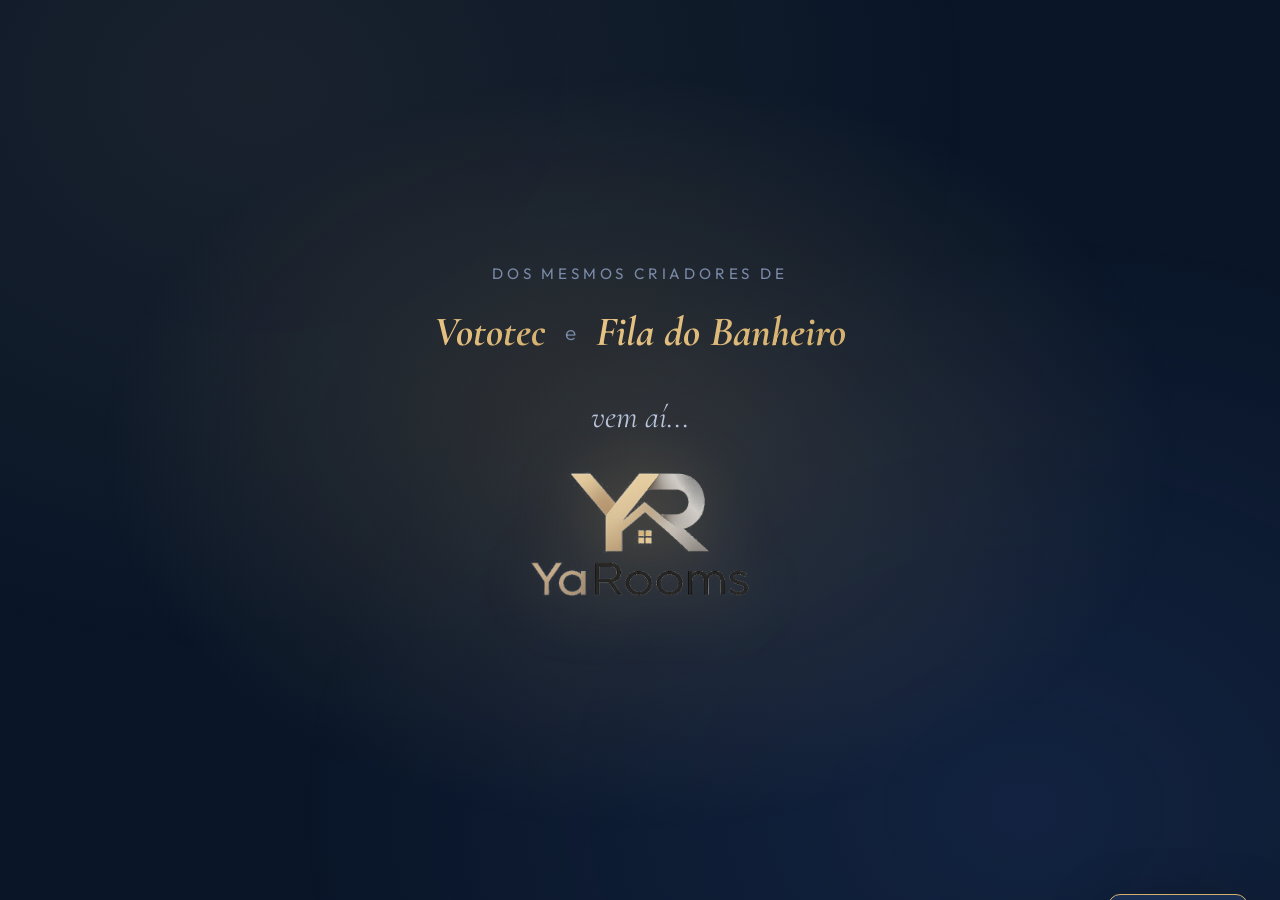
<file: index.html>
<!DOCTYPE html>
<html lang="pt-BR">
<head>
<meta charset="UTF-8">
<meta name="viewport" content="width=device-width, initial-scale=1.0">
<title>YaRooms — Agendamento de Salas</title>
<link rel="preconnect" href="https://fonts.googleapis.com">
<link rel="preconnect" href="https://fonts.gstatic.com" crossorigin>
<link href="https://fonts.googleapis.com/css2?family=Cormorant+Garamond:wght@500;600;700&family=Outfit:wght@300;400;500;600;700&display=swap" rel="stylesheet">
<link rel="stylesheet" href="yaroomsbeta.css">
</head>
<body data-theme="dark">

<!-- ============================================================
     INTRO SCREEN
============================================================ -->
<div class="screen active" id="screen-intro">
  <div class="intro-wrap">
    <div class="intro-glow"></div>
    <p class="intro-presents">Dos mesmos criadores de</p>
    <div class="intro-brands">
      <span class="intro-brand">Vototec</span>
      <span class="intro-sep">e</span>
      <span class="intro-brand">Fila do Banheiro</span>
    </div>
    <p class="intro-comingsoon">vem aí...</p>
    <div class="intro-logo-card">
      <img src="[data-uri]" alt="YaRooms">
    </div>
  </div>
</div>

<!-- ============================================================
     HOME SCREEN
============================================================ -->
<div class="screen" id="screen-home">
  <nav class="navbar">
    <a class="brand" href="#" onclick="go('home');return false;">
      <div class="brand-logo">
        <svg viewBox="0 0 24 24" fill="none" xmlns="http://www.w3.org/2000/svg">
          <path d="M3 12L12 4L21 12V20C21 20.5523 20.5523 21 20 21H4C3.44772 21 3 20.5523 3 20V12Z" stroke="#1a2f54" stroke-width="2" stroke-linejoin="round"/>
          <rect x="9" y="14" width="2" height="2" fill="#1a2f54"/>
          <rect x="13" y="14" width="2" height="2" fill="#1a2f54"/>
        </svg>
      </div>
      <span class="brand-name"><span class="ya">Ya</span>Rooms</span>
    </a>

  </nav>

  <section class="home-hero">
    <h1 class="hero-title">Reserve salas com <span class="accent">praticidade & clareza</span></h1>
    <p class="hero-sub">Gerencie o uso dos espaços em tempo real. Sem conflitos, sem papéis, sem confusão.</p>
    <div class="hero-actions">
      <button class="btn btn-primary" onclick="requireAuth()">
        Fazer reserva agora
        <svg width="16" height="16" viewBox="0 0 24 24" fill="none" stroke="currentColor" stroke-width="2.5" stroke-linecap="round"><path d="M5 12h14M13 5l7 7-7 7"/></svg>
      </button>
    </div>
  </section>
</div>

<!-- ============================================================
     LOGIN SCREEN
============================================================ -->
<div class="screen" id="screen-login">
  <button type="button" class="back-btn" onclick="goBack()" aria-label="Voltar">
    <svg viewBox="0 0 24 24" fill="none" stroke="currentColor" stroke-width="2.2" stroke-linecap="round" stroke-linejoin="round"><polyline points="15 18 9 12 15 6"/></svg>
    Voltar
  </button>
  <div class="auth-wrap">
    <div class="auth-card">
      <div class="auth-logo">
        <div class="auth-logo-mark">
          <svg viewBox="0 0 24 24" fill="none" xmlns="http://www.w3.org/2000/svg">
            <path d="M3 12L12 4L21 12V20C21 20.5523 20.5523 21 20 21H4C3.44772 21 3 20.5523 3 20V12Z" stroke="#1a2f54" stroke-width="2" stroke-linejoin="round"/>
            <rect x="9" y="14" width="2" height="2" fill="#1a2f54"/>
            <rect x="13" y="14" width="2" height="2" fill="#1a2f54"/>
          </svg>
        </div>
        <h2 class="auth-title">Bem-vindo ao <span class="gold">YaRooms</span></h2>
        <p class="auth-subtitle">Acesse sua conta para gerenciar reservas e salas em tempo real.</p>
      </div>
      <form onsubmit="handleLogin(event)">
        <div class="form-group">
          <label class="form-label">E-mail</label>
          <input type="email" class="form-input" id="login-email" placeholder="seuemail@escola.com" required>
        </div>
        <div class="form-group">
          <label class="form-label">Senha</label>
          <div class="password-field">
            <input type="password" class="form-input" id="login-password" placeholder="Digite sua senha" required>
            <button type="button" class="password-toggle" aria-label="Mostrar senha" onclick="togglePasswordVisibility('login-password', this)">
              <svg class="icon-eye" viewBox="0 0 24 24" fill="none" stroke="currentColor" stroke-width="2" stroke-linecap="round" stroke-linejoin="round"><path d="M1 12s4-7 11-7 11 7 11 7-4 7-11 7-11-7-11-7Z"/><circle cx="12" cy="12" r="3"/></svg>
              <svg class="icon-eye-off" viewBox="0 0 24 24" fill="none" stroke="currentColor" stroke-width="2" stroke-linecap="round" stroke-linejoin="round" style="display:none"><path d="M17.94 17.94A10.94 10.94 0 0 1 12 19c-7 0-11-7-11-7a18.5 18.5 0 0 1 4.22-5.06M9.9 4.24A9.12 9.12 0 0 1 12 4c7 0 11 7 11 7a18.5 18.5 0 0 1-2.16 3.19m-6.72-1.07a3 3 0 1 1-4.24-4.24"/><line x1="1" y1="1" x2="23" y2="23"/></svg>
            </button>
          </div>
        </div>
        <div class="form-extras">
          <label class="checkbox-wrap">
            <input type="checkbox">
            <span>Lembrar de mim</span>
          </label>
          <button type="button" class="link" onclick="go('forgot')">Esqueci minha senha</button>
        </div>
        <button type="submit" class="btn btn-primary btn-block">Entrar</button>
      </form>
      <p class="auth-footer">Ainda não tem conta? <button class="link" onclick="go('register')">Criar cadastro</button></p>
    </div>
  </div>
</div>

<!-- ============================================================
     REGISTER SCREEN
============================================================ -->
<div class="screen" id="screen-register">
  <button type="button" class="back-btn" onclick="goBack()" aria-label="Voltar">
    <svg viewBox="0 0 24 24" fill="none" stroke="currentColor" stroke-width="2.2" stroke-linecap="round" stroke-linejoin="round"><polyline points="15 18 9 12 15 6"/></svg>
    Voltar
  </button>
  <div class="auth-wrap">
    <div class="auth-card">
      <div class="auth-logo">
        <div class="auth-logo-mark">
          <svg viewBox="0 0 24 24" fill="none"><path d="M3 12L12 4L21 12V20C21 20.5523 20.5523 21 20 21H4C3.44772 21 3 20.5523 3 20V12Z" stroke="#1a2f54" stroke-width="2" stroke-linejoin="round"/><rect x="9" y="14" width="2" height="2" fill="#1a2f54"/><rect x="13" y="14" width="2" height="2" fill="#1a2f54"/></svg>
        </div>
        <h2 class="auth-title">Criar <span class="gold">cadastro</span></h2>
        <p class="auth-subtitle">Cadastre-se para reservar salas e acompanhar os espaços da escola.</p>
      </div>
      <form onsubmit="handleRegister(event)">
        <div class="form-group">
          <label class="form-label">Nome completo</label>
          <input type="text" class="form-input" id="reg-name" placeholder="Digite seu nome" required>
        </div>
        <div class="form-group">
          <label class="form-label">E-mail</label>
          <input type="email" class="form-input" id="reg-email" placeholder="seuemail@escola.com" required>
        </div>
        <div class="form-group">
          <label class="form-label">Tipo de usuário</label>
          <select class="form-select" id="reg-type" required>
            <option value="">Selecione</option>
            <option>Professor(a)</option>
            <option>Coordenador(a)</option>
          </select>
        </div>
        <div class="form-row">
          <div class="form-group">
            <label class="form-label">Senha</label>
            <div class="password-field">
              <input type="password" class="form-input" id="reg-pass" placeholder="Mín. 6 caracteres, 1 maiúscula e 1 especial" minlength="6" required oninput="updatePasswordStrength()">
              <button type="button" class="password-toggle" aria-label="Mostrar senha" onclick="togglePasswordVisibility('reg-pass', this)">
                <svg class="icon-eye" viewBox="0 0 24 24" fill="none" stroke="currentColor" stroke-width="2" stroke-linecap="round" stroke-linejoin="round"><path d="M1 12s4-7 11-7 11 7 11 7-4 7-11 7-11-7-11-7Z"/><circle cx="12" cy="12" r="3"/></svg>
                <svg class="icon-eye-off" viewBox="0 0 24 24" fill="none" stroke="currentColor" stroke-width="2" stroke-linecap="round" stroke-linejoin="round" style="display:none"><path d="M17.94 17.94A10.94 10.94 0 0 1 12 19c-7 0-11-7-11-7a18.5 18.5 0 0 1 4.22-5.06M9.9 4.24A9.12 9.12 0 0 1 12 4c7 0 11 7 11 7a18.5 18.5 0 0 1-2.16 3.19m-6.72-1.07a3 3 0 1 1-4.24-4.24"/><line x1="1" y1="1" x2="23" y2="23"/></svg>
              </button>
            </div>
            <p class="pwd-strength" id="pwd-strength-msg"></p>
          </div>
          <div class="form-group">
            <label class="form-label">Confirmar senha</label>
            <div class="password-field">
              <input type="password" class="form-input" id="reg-pass2" placeholder="Repita a senha" minlength="6" required>
              <button type="button" class="password-toggle" aria-label="Mostrar senha" onclick="togglePasswordVisibility('reg-pass2', this)">
                <svg class="icon-eye" viewBox="0 0 24 24" fill="none" stroke="currentColor" stroke-width="2" stroke-linecap="round" stroke-linejoin="round"><path d="M1 12s4-7 11-7 11 7 11 7-4 7-11 7-11-7-11-7Z"/><circle cx="12" cy="12" r="3"/></svg>
                <svg class="icon-eye-off" viewBox="0 0 24 24" fill="none" stroke="currentColor" stroke-width="2" stroke-linecap="round" stroke-linejoin="round" style="display:none"><path d="M17.94 17.94A10.94 10.94 0 0 1 12 19c-7 0-11-7-11-7a18.5 18.5 0 0 1 4.22-5.06M9.9 4.24A9.12 9.12 0 0 1 12 4c7 0 11 7 11 7a18.5 18.5 0 0 1-2.16 3.19m-6.72-1.07a3 3 0 1 1-4.24-4.24"/><line x1="1" y1="1" x2="23" y2="23"/></svg>
              </button>
            </div>
          </div>
        </div>
        <button type="submit" class="btn btn-primary btn-block">Cadastrar</button>
      </form>
      <p class="auth-footer">Já possui conta? <button class="link" onclick="go('login')">Entrar agora</button></p>
    </div>
  </div>
</div>

<!-- ============================================================
     FORGOT PASSWORD SCREEN
============================================================ -->
<div class="screen" id="screen-forgot">
  <button type="button" class="back-btn" onclick="goBack()" aria-label="Voltar">
    <svg viewBox="0 0 24 24" fill="none" stroke="currentColor" stroke-width="2.2" stroke-linecap="round" stroke-linejoin="round"><polyline points="15 18 9 12 15 6"/></svg>
    Voltar
  </button>
  <div class="auth-wrap">
    <div class="auth-card">
      <div class="auth-logo">
        <div class="auth-logo-mark">
          <svg viewBox="0 0 24 24" fill="none" stroke="#1a2f54" stroke-width="2"><rect x="3" y="11" width="18" height="11" rx="2"/><path d="M7 11V7a5 5 0 0 1 10 0v4"/></svg>
        </div>
        <h2 class="auth-title">Recuperar <span class="gold">senha</span></h2>
        <p class="auth-subtitle">Informe seu e-mail e enviaremos um código de verificação para redefinir a senha.</p>
      </div>
      <form onsubmit="handleForgot(event)">
        <div class="form-group">
          <label class="form-label">E-mail cadastrado</label>
          <input type="email" class="form-input" id="forgot-email" placeholder="seuemail@escola.com" required>
        </div>
        <button type="submit" class="btn btn-primary btn-block">Enviar código de recuperação</button>
      </form>
      <p class="auth-footer">Lembrou da senha? <button class="link" onclick="go('login')">Voltar para login</button></p>
    </div>
  </div>
</div>

<div class="screen" id="screen-verify-code">
  <button type="button" class="back-btn" onclick="goBack()" aria-label="Voltar">
    <svg viewBox="0 0 24 24" fill="none" stroke="currentColor" stroke-width="2.2" stroke-linecap="round" stroke-linejoin="round"><polyline points="15 18 9 12 15 6"/></svg>
    Voltar
  </button>
  <div class="auth-wrap">
    <div class="auth-card">
      <div class="auth-logo">
        <div class="auth-logo-mark">
          <svg viewBox="0 0 24 24" fill="none" stroke="#1a2f54" stroke-width="2"><rect x="3" y="11" width="18" height="11" rx="2"/><path d="M7 11V7a5 5 0 0 1 10 0v4"/></svg>
        </div>
        <h2 class="auth-title">Digite o <span class="gold">código</span></h2>
        <p class="auth-subtitle">Enviamos um código de verificação para <strong id="verify-code-email">seuemail@escola.com</strong>.</p>
      </div>
      <form onsubmit="handleVerifyCode(event)">
        <div class="form-group">
          <label class="form-label">Código de verificação</label>
          <input type="text" class="form-input" id="verify-code-input" placeholder="000000" maxlength="6" inputmode="numeric" autocomplete="one-time-code" required>
        </div>
        <button type="submit" class="btn btn-primary btn-block">Confirmar código</button>
      </form>
      <p class="auth-footer">Não recebeu? <button type="button" class="link" onclick="resendCode()">Reenviar código</button></p>
    </div>
  </div>
</div>


<!-- ============================================================
     DASHBOARD (LOGGED IN)
============================================================ -->
<div class="screen" id="screen-dashboard">
  <nav class="navbar">
    <button type="button" class="back-btn-nav" onclick="goBack()" aria-label="Voltar">
      <svg viewBox="0 0 24 24" fill="none" stroke="currentColor" stroke-width="2.2" stroke-linecap="round" stroke-linejoin="round"><polyline points="15 18 9 12 15 6"/></svg>
      Voltar
    </button>
    <a class="brand" href="#" onclick="go('dashboard');return false;">
      <div class="brand-logo">
        <svg viewBox="0 0 24 24" fill="none"><path d="M3 12L12 4L21 12V20C21 20.5523 20.5523 21 20 21H4C3.44772 21 3 20.5523 3 20V12Z" stroke="#1a2f54" stroke-width="2" stroke-linejoin="round"/><rect x="9" y="14" width="2" height="2" fill="#1a2f54"/><rect x="13" y="14" width="2" height="2" fill="#1a2f54"/></svg>
      </div>
      <span class="brand-name"><span class="ya">Ya</span>Rooms</span>
    </a>

    <button class="user-chip" onclick="openSettings()">
      <span class="user-avatar" id="user-avatar-letter">U</span>
      <span class="user-chip-name" id="user-chip-name">Usuário</span>
      <svg viewBox="0 0 24 24" fill="none" stroke="currentColor" stroke-width="2"><polyline points="6 9 12 15 18 9"/></svg>
    </button>
  </nav>

  <main class="dashboard">
    <div class="dash-header">
      <div>
        <h1 class="dash-title">Bem-vindo, <span class="accent" id="dash-user-name">visitante</span></h1>
        <p class="dash-sub">Gerencie suas reservas e veja a disponibilidade das salas.</p>
      </div>
      <button class="btn btn-primary" onclick="openReserveModal()">
        <svg width="16" height="16" viewBox="0 0 24 24" fill="none" stroke="currentColor" stroke-width="2.5"><line x1="12" y1="5" x2="12" y2="19"/><line x1="5" y1="12" x2="19" y2="12"/></svg>
        Nova reserva
      </button>
    </div>

    <div class="dash-grid">
      <aside class="sidebar">
        <div class="sidebar-section">
          <h4 class="sidebar-title">Calendário</h4>
          <div class="mini-cal">
            <div class="mini-cal-head">
              <button class="mini-cal-nav" id="mini-cal-prev" type="button" aria-label="Mês anterior">‹</button>
              <span id="mini-cal-label">Abril 2026</span>
              <button class="mini-cal-nav" id="mini-cal-next" type="button" aria-label="Próximo mês">›</button>
            </div>
            <div class="mini-cal-grid" id="mini-cal-grid"></div>
          </div>
        </div>
      </aside>

      <section class="calendar-card">


        <div class="calendar-toolbar">
          <div class="selected-day-badge" id="selected-day-badge"></div>
          <div class="turno-bar">
            <button class="turno-nav" id="turno-prev" type="button" aria-label="Turno anterior">‹</button>
            <span class="turno-label" id="turno-label">Manhã</span>
            <button class="turno-nav" id="turno-next" type="button" aria-label="Próximo turno">›</button>
          </div>
        </div>

        <div class="cal-grid" id="cal-grid" data-turno="manha">
          <!-- Header row -->
          <div class="cal-cell head">Hora</div>
          <div class="cal-cell head" data-day="seg">Seg<span class="day-num" data-date-for="seg"></span></div>
          <div class="cal-cell head" data-day="ter">Ter<span class="day-num" data-date-for="ter"></span></div>
          <div class="cal-cell head today" data-day="qua">Qua<span class="day-num" data-date-for="qua"></span></div>
          <div class="cal-cell head" data-day="qui">Qui<span class="day-num" data-date-for="qui"></span></div>
          <div class="cal-cell head" data-day="sex">Sex<span class="day-num" data-date-for="sex"></span></div>

          <div class="cal-cell time turno-manha">7:00–7:50</div>
          <div class="cal-cell turno-manha" data-slot="seg-7"></div>
          <div class="cal-cell turno-manha" data-slot="ter-7"></div>
          <div class="cal-cell turno-manha" data-slot="qua-7"></div>
          <div class="cal-cell turno-manha" data-slot="qui-7"></div>
          <div class="cal-cell turno-manha" data-slot="sex-7"></div>

          <div class="cal-cell time turno-manha">7:50–8:40</div>
          <div class="cal-cell turno-manha" data-slot="seg-8"></div>
          <div class="cal-cell turno-manha" data-slot="ter-8"></div>
          <div class="cal-cell turno-manha" data-slot="qua-8"></div>
          <div class="cal-cell turno-manha" data-slot="qui-8"></div>
          <div class="cal-cell turno-manha" data-slot="sex-8"></div>

          <div class="cal-cell time turno-manha">8:40–9:30</div>
          <div class="cal-cell turno-manha" data-slot="seg-9"></div>
          <div class="cal-cell turno-manha" data-slot="ter-9"></div>
          <div class="cal-cell turno-manha" data-slot="qua-9"></div>
          <div class="cal-cell turno-manha" data-slot="qui-9"></div>
          <div class="cal-cell turno-manha" data-slot="sex-9"></div>

          <div class="cal-cell time turno-manha">9:50–10:40</div>
          <div class="cal-cell turno-manha" data-slot="seg-10"></div>
          <div class="cal-cell turno-manha" data-slot="ter-10"></div>
          <div class="cal-cell turno-manha" data-slot="qua-10"></div>
          <div class="cal-cell turno-manha" data-slot="qui-10"></div>
          <div class="cal-cell turno-manha" data-slot="sex-10"></div>

          <div class="cal-cell time turno-manha">10:40–11:30</div>
          <div class="cal-cell turno-manha" data-slot="seg-11"></div>
          <div class="cal-cell turno-manha" data-slot="ter-11"></div>
          <div class="cal-cell turno-manha" data-slot="qua-11"></div>
          <div class="cal-cell turno-manha" data-slot="qui-11"></div>
          <div class="cal-cell turno-manha" data-slot="sex-11"></div>

          <div class="cal-cell time turno-manha">11:30–12:20</div>
          <div class="cal-cell turno-manha" data-slot="seg-12"></div>
          <div class="cal-cell turno-manha" data-slot="ter-12"></div>
          <div class="cal-cell turno-manha" data-slot="qua-12"></div>
          <div class="cal-cell turno-manha" data-slot="qui-12"></div>
          <div class="cal-cell turno-manha" data-slot="sex-12"></div>

          <div class="cal-cell time turno-tarde">13:00–13:50</div>
          <div class="cal-cell turno-tarde" data-slot="seg-13"></div>
          <div class="cal-cell turno-tarde" data-slot="ter-13"></div>
          <div class="cal-cell turno-tarde" data-slot="qua-13"></div>
          <div class="cal-cell turno-tarde" data-slot="qui-13"></div>
          <div class="cal-cell turno-tarde" data-slot="sex-13"></div>

          <div class="cal-cell time turno-tarde">13:50–14:40</div>
          <div class="cal-cell turno-tarde" data-slot="seg-14"></div>
          <div class="cal-cell turno-tarde" data-slot="ter-14"></div>
          <div class="cal-cell turno-tarde" data-slot="qua-14"></div>
          <div class="cal-cell turno-tarde" data-slot="qui-14"></div>
          <div class="cal-cell turno-tarde" data-slot="sex-14"></div>

          <div class="cal-cell time turno-tarde">14:40–15:30</div>
          <div class="cal-cell turno-tarde" data-slot="seg-15"></div>
          <div class="cal-cell turno-tarde" data-slot="ter-15"></div>
          <div class="cal-cell turno-tarde" data-slot="qua-15"></div>
          <div class="cal-cell turno-tarde" data-slot="qui-15"></div>
          <div class="cal-cell turno-tarde" data-slot="sex-15"></div>

          <div class="cal-cell time turno-tarde">15:50–16:40</div>
          <div class="cal-cell turno-tarde" data-slot="seg-16"></div>
          <div class="cal-cell turno-tarde" data-slot="ter-16"></div>
          <div class="cal-cell turno-tarde" data-slot="qua-16"></div>
          <div class="cal-cell turno-tarde" data-slot="qui-16"></div>
          <div class="cal-cell turno-tarde" data-slot="sex-16"></div>

          <div class="cal-cell time turno-tarde">16:40–17:30</div>
          <div class="cal-cell turno-tarde" data-slot="seg-17"></div>
          <div class="cal-cell turno-tarde" data-slot="ter-17"></div>
          <div class="cal-cell turno-tarde" data-slot="qua-17"></div>
          <div class="cal-cell turno-tarde" data-slot="qui-17"></div>
          <div class="cal-cell turno-tarde" data-slot="sex-17"></div>

          <div class="cal-cell time turno-tarde">17:30–18:20</div>
          <div class="cal-cell turno-tarde" data-slot="seg-18"></div>
          <div class="cal-cell turno-tarde" data-slot="ter-18"></div>
          <div class="cal-cell turno-tarde" data-slot="qua-18"></div>
          <div class="cal-cell turno-tarde" data-slot="qui-18"></div>
          <div class="cal-cell turno-tarde" data-slot="sex-18"></div>

          <div class="cal-cell time turno-noite">19:00–19:45</div>
          <div class="cal-cell turno-noite" data-slot="seg-19"></div>
          <div class="cal-cell turno-noite" data-slot="ter-19"></div>
          <div class="cal-cell turno-noite" data-slot="qua-19"></div>
          <div class="cal-cell turno-noite" data-slot="qui-19"></div>
          <div class="cal-cell turno-noite" data-slot="sex-19"></div>

          <div class="cal-cell time turno-noite">19:45–20:30</div>
          <div class="cal-cell turno-noite" data-slot="seg-20"></div>
          <div class="cal-cell turno-noite" data-slot="ter-20"></div>
          <div class="cal-cell turno-noite" data-slot="qua-20"></div>
          <div class="cal-cell turno-noite" data-slot="qui-20"></div>
          <div class="cal-cell turno-noite" data-slot="sex-20"></div>

          <div class="cal-cell time turno-noite">20:30–21:30</div>
          <div class="cal-cell turno-noite" data-slot="seg-21"></div>
          <div class="cal-cell turno-noite" data-slot="ter-21"></div>
          <div class="cal-cell turno-noite" data-slot="qua-21"></div>
          <div class="cal-cell turno-noite" data-slot="qui-21"></div>
          <div class="cal-cell turno-noite" data-slot="sex-21"></div>

          <div class="cal-cell time turno-noite">21:30–22:15</div>
          <div class="cal-cell turno-noite" data-slot="seg-22"></div>
          <div class="cal-cell turno-noite" data-slot="ter-22"></div>
          <div class="cal-cell turno-noite" data-slot="qua-22"></div>
          <div class="cal-cell turno-noite" data-slot="qui-22"></div>
          <div class="cal-cell turno-noite" data-slot="sex-22"></div>

          <div class="cal-cell time turno-noite">22:15–23:00</div>
          <div class="cal-cell turno-noite" data-slot="seg-23"></div>
          <div class="cal-cell turno-noite" data-slot="ter-23"></div>
          <div class="cal-cell turno-noite" data-slot="qua-23"></div>
          <div class="cal-cell turno-noite" data-slot="qui-23"></div>
          <div class="cal-cell turno-noite" data-slot="sex-23"></div>
        </div>
      </section>
    </div>
  </main>
</div>

<!-- ============================================================
     DIRECTOR SCREEN (cadastro de salas)
============================================================ -->
<div class="screen" id="screen-director">
  <nav class="navbar">
    <a class="brand" href="#" onclick="return false;">
      <div class="brand-logo">
        <svg viewBox="0 0 24 24" fill="none"><path d="M3 12L12 4L21 12V20C21 20.5523 20.5523 21 20 21H4C3.44772 21 3 20.5523 3 20V12Z" stroke="#1a2f54" stroke-width="2" stroke-linejoin="round"/><rect x="9" y="14" width="2" height="2" fill="#1a2f54"/><rect x="13" y="14" width="2" height="2" fill="#1a2f54"/></svg>
      </div>
      <span class="brand-name"><span class="ya">Ya</span>Rooms</span>
    </a>

    <button class="user-chip" onclick="openSettings()">
      <span class="user-avatar" id="dir-avatar-letter">D</span>
      <span class="user-chip-name" id="dir-chip-name">Diretor</span>
      <svg viewBox="0 0 24 24" fill="none" stroke="currentColor" stroke-width="2"><polyline points="6 9 12 15 18 9"/></svg>
    </button>
  </nav>

  <main class="dashboard">
    <div class="dash-header">
      <div>
        <h1 class="dash-title">Painel do <span class="accent">diretor</span></h1>
        <p class="dash-sub">Cadastre e gerencie as salas disponíveis para reserva.</p>
      </div>
    </div>

    <div class="director-grid">
      <section class="director-card">
        <h3 class="director-card-title">Cadastrar nova sala</h3>
        <form onsubmit="handleAddRoom(event)">
          <div class="form-row">
            <div class="form-group">
              <label class="form-label">Nome do espaço</label>
              <input type="text" class="form-input" id="room-type" placeholder="Ex.: Sala 12, Laboratório de Informática, Quadra coberta" required>
            </div>
            <div class="form-group">
              <label class="form-label">Capacidade</label>
              <input type="number" class="form-input" id="room-capacity" placeholder="Nº de pessoas" min="1" required>
            </div>
          </div>

          <div class="form-group">
            <label class="form-label">Horários disponíveis para esta sala</label>
            <div class="schedule-grid" id="room-hours">
              <div>
                <div class="hour-period-label" style="margin-top:0;">Manhã</div>
                <label class="hour-check"><input type="checkbox" value="7" checked><span>07:00 – 07:50</span></label>
                <label class="hour-check"><input type="checkbox" value="8" checked><span>07:50 – 08:40</span></label>
                <label class="hour-check"><input type="checkbox" value="9" checked><span>08:40 – 09:30</span></label>
                <label class="hour-check"><input type="checkbox" value="10" checked><span>09:50 – 10:40</span></label>
                <label class="hour-check"><input type="checkbox" value="11" checked><span>10:40 – 11:30</span></label>
                <label class="hour-check"><input type="checkbox" value="12" checked><span>11:30 – 12:20</span></label>
              </div>
              <div>
                <div class="hour-period-label" style="margin-top:0;">Tarde</div>
                <label class="hour-check"><input type="checkbox" value="13" checked><span>13:00 – 13:50</span></label>
                <label class="hour-check"><input type="checkbox" value="14" checked><span>13:50 – 14:40</span></label>
                <label class="hour-check"><input type="checkbox" value="15" checked><span>14:40 – 15:30</span></label>
                <label class="hour-check"><input type="checkbox" value="16" checked><span>15:50 – 16:40</span></label>
                <label class="hour-check"><input type="checkbox" value="17" checked><span>16:40 – 17:30</span></label>
                <label class="hour-check"><input type="checkbox" value="18" checked><span>17:30 – 18:20</span></label>
              </div>
              <div>
                <div class="hour-period-label" style="margin-top:0;">Noite</div>
                <label class="hour-check"><input type="checkbox" value="19" checked><span>19:00 – 19:45</span></label>
                <label class="hour-check"><input type="checkbox" value="20" checked><span>19:45 – 20:30</span></label>
                <label class="hour-check"><input type="checkbox" value="21" checked><span>20:30 – 21:30</span></label>
                <label class="hour-check"><input type="checkbox" value="22" checked><span>21:30 – 22:15</span></label>
                <label class="hour-check"><input type="checkbox" value="23" checked><span>22:15 – 23:00</span></label>
              </div>
            </div>
          </div>

          <button type="submit" class="btn btn-primary btn-block">
            <svg width="16" height="16" viewBox="0 0 24 24" fill="none" stroke="currentColor" stroke-width="2.5"><line x1="12" y1="5" x2="12" y2="19"/><line x1="5" y1="12" x2="19" y2="12"/></svg>
            Cadastrar sala
          </button>
        </form>
      </section>

      <section class="director-card">
        <h3 class="director-card-title">Salas cadastradas (<span id="rooms-count">0</span>)</h3>
        <div id="rooms-list" class="rooms-list">
          <p class="rooms-empty">Nenhuma sala cadastrada ainda.</p>
        </div>
      </section>
    </div>
  </main>
</div>

<!-- ============================================================
     SETTINGS MODAL
============================================================ -->
<div class="modal-overlay" id="settings-modal">
  <div class="modal">
    <div class="modal-head">
      <h3 class="modal-title">Configurações</h3>
      <button class="modal-close" onclick="closeSettings()">
        <svg width="16" height="16" viewBox="0 0 24 24" fill="none" stroke="currentColor" stroke-width="2"><line x1="18" y1="6" x2="6" y2="18"/><line x1="6" y1="6" x2="18" y2="18"/></svg>
      </button>
    </div>

    <!-- User card -->
    <div style="display:flex;align-items:center;gap:1rem;padding:1rem;background:var(--bg-input);border-radius:12px;margin-bottom:1.25rem;">
      <div class="user-avatar" style="width:48px;height:48px;font-size:1.1rem;" id="settings-avatar">U</div>
      <div>
        <div style="font-weight:600;font-size:1rem;" id="settings-name">Usuário</div>
        <div style="font-size:0.85rem;color:var(--text-muted);" id="settings-email">email@escola.com</div>
      </div>
    </div>

    <div class="setting-row">
      <div>
        <div class="setting-label">Tema</div>
        <div class="setting-desc">Escolha entre claro ou escuro</div>
      </div>
      <div class="theme-toggle">
        <button id="theme-light-btn" onclick="setTheme('light')">
          <svg viewBox="0 0 24 24" fill="none" stroke="currentColor" stroke-width="2"><circle cx="12" cy="12" r="4"/><path d="M12 2v2M12 20v2M4.93 4.93l1.41 1.41M17.66 17.66l1.41 1.41M2 12h2M20 12h2M4.93 19.07l1.41-1.41M17.66 6.34l1.41-1.41"/></svg>
          Claro
        </button>
        <button id="theme-dark-btn" class="active" onclick="setTheme('dark')">
          <svg viewBox="0 0 24 24" fill="none" stroke="currentColor" stroke-width="2"><path d="M21 12.79A9 9 0 1 1 11.21 3 7 7 0 0 0 21 12.79z"/></svg>
          Escuro
        </button>
      </div>
    </div>

    <div class="setting-row">
      <div>
        <div class="setting-label">Tempo na sessão</div>
        <div class="setting-desc">Desde que você entrou no sistema</div>
      </div>
      <div class="time-display" id="session-time">00:00:00</div>
    </div>

    <div class="setting-row">
      <div>
        <div class="setting-label">Entrou em</div>
        <div class="setting-desc">Início da sessão atual</div>
      </div>
      <div style="color:var(--text-secondary);font-size:0.92rem;" id="session-start">--:--</div>
    </div>

    <button class="btn btn-danger" onclick="logout()">
      <svg width="16" height="16" viewBox="0 0 24 24" fill="none" stroke="currentColor" stroke-width="2"><path d="M9 21H5a2 2 0 0 1-2-2V5a2 2 0 0 1 2-2h4"/><polyline points="16 17 21 12 16 7"/><line x1="21" y1="12" x2="9" y2="12"/></svg>
      Sair da conta
    </button>
  </div>
</div>

<!-- ============================================================
     NEW RESERVATION MODAL
============================================================ -->
<div class="modal-overlay" id="reserve-modal">
  <div class="modal reserve-modal">
    <div class="modal-head">
      <h3 class="modal-title">Nova reserva</h3>
      <button class="modal-close" onclick="closeReserveModal()">
        <svg width="16" height="16" viewBox="0 0 24 24" fill="none" stroke="currentColor" stroke-width="2"><line x1="18" y1="6" x2="6" y2="18"/><line x1="6" y1="6" x2="18" y2="18"/></svg>
      </button>
    </div>
    <form onsubmit="handleReserve(event)">
      <div class="form-group">
        <label class="form-label">Sala</label>
        <select class="form-select" id="res-room" required onchange="filterReserveHours()">
          <option value="">Selecione uma sala</option>
        </select>
      </div>
      <div class="form-row">
        <div class="form-group">
          <label class="form-label">Dia</label>
          <input type="date" class="form-input" id="res-day" required>
        </div>
        <div class="form-group" style="grid-column:1/-1">
          <label class="form-label">Horários</label>
          <div class="hour-checks" id="res-hours">
            <div class="hour-period-label">Manhã</div>
            <label class="hour-check"><input type="checkbox" value="7"><span>07:00 – 07:50</span></label>
            <label class="hour-check"><input type="checkbox" value="8"><span>07:50 – 08:40</span></label>
            <label class="hour-check"><input type="checkbox" value="9"><span>08:40 – 09:30</span></label>
            <label class="hour-check"><input type="checkbox" value="10"><span>09:50 – 10:40</span></label>
            <label class="hour-check"><input type="checkbox" value="11"><span>10:40 – 11:30</span></label>
            <label class="hour-check"><input type="checkbox" value="12"><span>11:30 – 12:20</span></label>

            <div class="hour-period-label">Tarde</div>
            <label class="hour-check"><input type="checkbox" value="13"><span>13:00 – 13:50</span></label>
            <label class="hour-check"><input type="checkbox" value="14"><span>13:50 – 14:40</span></label>
            <label class="hour-check"><input type="checkbox" value="15"><span>14:40 – 15:30</span></label>
            <label class="hour-check"><input type="checkbox" value="16"><span>15:50 – 16:40</span></label>
            <label class="hour-check"><input type="checkbox" value="17"><span>16:40 – 17:30</span></label>
            <label class="hour-check"><input type="checkbox" value="18"><span>17:30 – 18:20</span></label>

            <div class="hour-period-label">Noite</div>
            <label class="hour-check"><input type="checkbox" value="19"><span>19:00 – 19:45</span></label>
            <label class="hour-check"><input type="checkbox" value="20"><span>19:45 – 20:30</span></label>
            <label class="hour-check"><input type="checkbox" value="21"><span>20:30 – 21:30</span></label>
            <label class="hour-check"><input type="checkbox" value="22"><span>21:30 – 22:15</span></label>
            <label class="hour-check"><input type="checkbox" value="23"><span>22:15 – 23:00</span></label>
          </div>
        </div>
      </div>

      <div class="form-group">
        <label class="form-label">Observações</label>
        <input type="text" class="form-input" id="res-notes" placeholder="Ex.: Aula de robótica — turma 9º ano A">
      </div>
      <div style="display:flex;gap:0.75rem;margin-top:0.5rem;">
        <button type="button" class="btn btn-ghost" style="flex:1;" onclick="closeReserveModal()">Cancelar</button>
        <button type="submit" class="btn btn-primary" style="flex:1;">Confirmar reserva</button>
      </div>
    </form>
  </div>
</div>

<!-- ============================================================
     EDIT ROOM HOURS MODAL (director)
============================================================ -->
<div class="modal-overlay" id="room-hours-modal">
  <div class="modal reserve-modal">
    <div class="modal-head">
      <h3 class="modal-title">Editar horários — <span id="edit-room-name"></span></h3>
      <button class="modal-close" onclick="closeRoomHoursModal()">
        <svg width="16" height="16" viewBox="0 0 24 24" fill="none" stroke="currentColor" stroke-width="2"><line x1="18" y1="6" x2="6" y2="18"/><line x1="6" y1="6" x2="18" y2="18"/></svg>
      </button>
    </div>
    <form onsubmit="saveRoomHours(event)">
      <input type="hidden" id="edit-room-id">
      <div class="form-group">
        <label class="form-label">Marque os horários que ficarão disponíveis para reserva nesta sala. Desmarque para desabilitar.</label>
        <div class="schedule-grid" id="edit-room-hours">
          <div>
            <div class="hour-period-label" style="margin-top:0;">Manhã</div>
            <label class="hour-check"><input type="checkbox" value="7"><span>07:00 – 07:50</span></label>
            <label class="hour-check"><input type="checkbox" value="8"><span>07:50 – 08:40</span></label>
            <label class="hour-check"><input type="checkbox" value="9"><span>08:40 – 09:30</span></label>
            <label class="hour-check"><input type="checkbox" value="10"><span>09:50 – 10:40</span></label>
            <label class="hour-check"><input type="checkbox" value="11"><span>10:40 – 11:30</span></label>
            <label class="hour-check"><input type="checkbox" value="12"><span>11:30 – 12:20</span></label>
          </div>
          <div>
            <div class="hour-period-label" style="margin-top:0;">Tarde</div>
            <label class="hour-check"><input type="checkbox" value="13"><span>13:00 – 13:50</span></label>
            <label class="hour-check"><input type="checkbox" value="14"><span>13:50 – 14:40</span></label>
            <label class="hour-check"><input type="checkbox" value="15"><span>14:40 – 15:30</span></label>
            <label class="hour-check"><input type="checkbox" value="16"><span>15:50 – 16:40</span></label>
            <label class="hour-check"><input type="checkbox" value="17"><span>16:40 – 17:30</span></label>
            <label class="hour-check"><input type="checkbox" value="18"><span>17:30 – 18:20</span></label>
          </div>
          <div>
            <div class="hour-period-label" style="margin-top:0;">Noite</div>
            <label class="hour-check"><input type="checkbox" value="19"><span>19:00 – 19:45</span></label>
            <label class="hour-check"><input type="checkbox" value="20"><span>19:45 – 20:30</span></label>
            <label class="hour-check"><input type="checkbox" value="21"><span>20:30 – 21:30</span></label>
            <label class="hour-check"><input type="checkbox" value="22"><span>21:30 – 22:15</span></label>
            <label class="hour-check"><input type="checkbox" value="23"><span>22:15 – 23:00</span></label>
          </div>
        </div>
      </div>
      <div style="display:flex;gap:0.75rem;margin-top:0.5rem;">
        <button type="button" class="btn btn-ghost" style="flex:1;" onclick="closeRoomHoursModal()">Cancelar</button>
        <button type="submit" class="btn btn-primary" style="flex:1;">Salvar horários</button>
      </div>
    </form>
  </div>
</div>

<!-- ============================================================
     TOAST
============================================================ -->
<div class="toast" id="toast">Mensagem</div>

<script src="yaroomsbeta.js"></script>
</body>
</html>
</file>
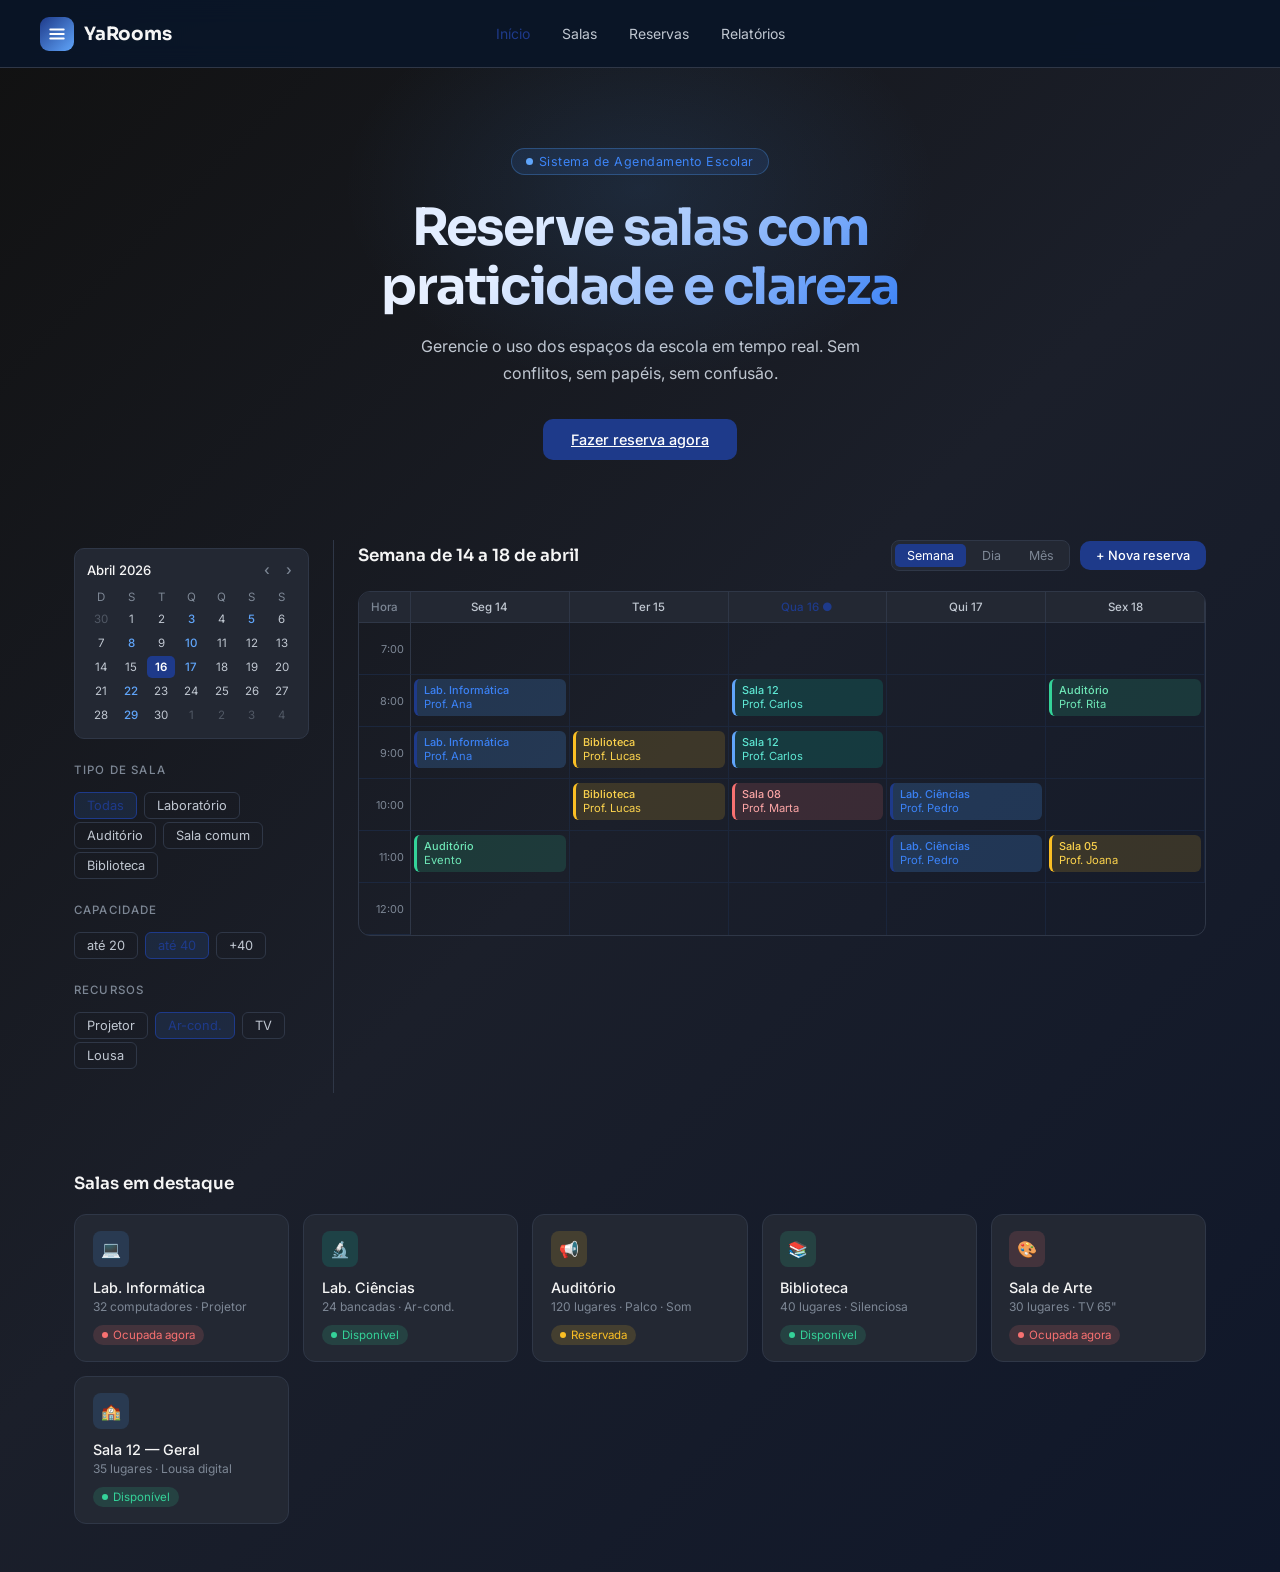
<file: principal/index.html>
<!DOCTYPE html>
<html lang="pt-BR">
<head>
  <meta charset="UTF-8">
  <meta name="viewport" content="width=device-width, initial-scale=1.0">
  <title>YaRooms — Agendamento de Salas</title>
  <link href="https://fonts.googleapis.com/css2?family=Sora:wght@300;400;500;600;700&family=Inter:wght@300;400;500&display=swap" rel="stylesheet">
  <link rel="stylesheet" href="styles.css">
</head>
<body>
<nav>
  <div class="logo">
    <div class="logo-icon">
      <svg viewBox="0 0 24 24" xmlns="http://www.w3.org/2000/svg">
        <path d="M3 6h18M3 12h18M3 18h18" stroke="white" stroke-width="2.5" stroke-linecap="round" fill="none"/>
      </svg>
    </div>
    YaRooms
  </div>
  <ul class="nav-links">
    <li class="active">Início</li>
    <li>Salas</li>
    <li>Reservas</li>
    <li>Relatórios</li>
  </ul>
</nav>

<!-- ── HERO ── -->
<section class="hero">
  <div class="hero-badge"><span class="dot"></span> Sistema de Agendamento Escolar</div>
  <h1>Reserve salas com<br>praticidade e clareza</h1>
  <p>Gerencie o uso dos espaços da escola em tempo real. Sem conflitos, sem papéis, sem confusão.</p>
  <div class="hero-cta">
    <a href="agendamento.html" class="btn-primary">
  Fazer reserva agora
</a>
  </div>
</section>

<!-- ── MAIN CONTENT ── -->
<main>

  <!-- SIDEBAR -->
  <aside class="sidebar">

    <div class="mini-calendar">
      <div class="cal-header">
        <span>Abril 2026</span>
        <div style="display:flex;gap:8px">
          <span class="cal-nav">‹</span>
          <span class="cal-nav">›</span>
        </div>
      </div>
      <div class="cal-grid">
        <div class="cal-day-name">D</div><div class="cal-day-name">S</div>
        <div class="cal-day-name">T</div><div class="cal-day-name">Q</div>
        <div class="cal-day-name">Q</div><div class="cal-day-name">S</div>
        <div class="cal-day-name">S</div>

        <div class="cal-day other-month">30</div>
        <div class="cal-day">1</div><div class="cal-day">2</div>
        <div class="cal-day has-event">3</div><div class="cal-day">4</div>
        <div class="cal-day has-event">5</div><div class="cal-day">6</div>

        <div class="cal-day">7</div><div class="cal-day has-event">8</div>
        <div class="cal-day">9</div><div class="cal-day has-event">10</div>
        <div class="cal-day">11</div><div class="cal-day">12</div><div class="cal-day">13</div>

        <div class="cal-day">14</div><div class="cal-day">15</div>
        <div class="cal-day today">16</div>
        <div class="cal-day has-event">17</div><div class="cal-day">18</div>
        <div class="cal-day">19</div><div class="cal-day">20</div>

        <div class="cal-day">21</div><div class="cal-day has-event">22</div>
        <div class="cal-day">23</div><div class="cal-day">24</div>
        <div class="cal-day">25</div><div class="cal-day">26</div><div class="cal-day">27</div>

        <div class="cal-day">28</div><div class="cal-day has-event">29</div>
        <div class="cal-day">30</div>
        <div class="cal-day other-month">1</div><div class="cal-day other-month">2</div>
        <div class="cal-day other-month">3</div><div class="cal-day other-month">4</div>
      </div>
    </div>

    <div class="filter-group">
      <h3>Tipo de sala</h3>
      <span class="filter-tag selected">Todas</span>
      <span class="filter-tag">Laboratório</span>
      <span class="filter-tag">Auditório</span>
      <span class="filter-tag">Sala comum</span>
      <span class="filter-tag">Biblioteca</span>
    </div>

    <div class="filter-group">
      <h3>Capacidade</h3>
      <span class="filter-tag">até 20</span>
      <span class="filter-tag selected">até 40</span>
      <span class="filter-tag">+40</span>
    </div>

    <div class="filter-group">
      <h3>Recursos</h3>
      <span class="filter-tag">Projetor</span>
      <span class="filter-tag selected">Ar-cond.</span>
      <span class="filter-tag">TV</span>
      <span class="filter-tag">Lousa</span>
    </div>

  </aside>

  <!-- SCHEDULE -->
  <div class="schedule-area">
    <div class="schedule-header">
      <h2>Semana de 14 a 18 de abril</h2>
      <div style="display:flex;gap:10px;align-items:center">
        <div class="view-toggle">
          <button class="view-btn active">Semana</button>
          <button class="view-btn">Dia</button>
          <button class="view-btn">Mês</button>
        </div>
        <button class="btn-primary" style="padding:7px 16px;font-size:0.8rem">+ Nova reserva</button>
      </div>
    </div>

    <div class="time-grid">
      <!-- Headers -->
      <div class="grid-header">Hora</div>
      <div class="grid-header day-header">Seg 14</div>
      <div class="grid-header day-header">Ter 15</div>
      <div class="grid-header day-header" style="color:var(--accent)">Qua 16 ●</div>
      <div class="grid-header day-header">Qui 17</div>
      <div class="grid-header day-header">Sex 18</div>

      <!-- 7h -->
      <div class="time-label">7:00</div>
      <div class="time-slot" data-day="Seg" data-hour="7"></div>
      <div class="time-slot" data-day="Ter" data-hour="7"></div>
      <div class="time-slot" data-day="Qua" data-hour="7"></div>
      <div class="time-slot" data-day="Qui" data-hour="7"></div>
      <div class="time-slot" data-day="Sex" data-hour="7"></div>

      <!-- 8h -->
      <div class="time-label">8:00</div>
      <div class="time-slot" data-day="Seg" data-hour="8">
        <div class="event event-blue"><strong>Lab. Informática</strong>Prof. Ana</div>
      </div>
      <div class="time-slot" data-day="Ter" data-hour="8"></div>
      <div class="time-slot" data-day="Qua" data-hour="8">
        <div class="event event-teal"><strong>Sala 12</strong>Prof. Carlos</div>
      </div>
      <div class="time-slot" data-day="Qui" data-hour="8"></div>
      <div class="time-slot" data-day="Sex" data-hour="8">
        <div class="event event-green"><strong>Auditório</strong>Prof. Rita</div>
      </div>

      <!-- 9h -->
      <div class="time-label">9:00</div>
      <div class="time-slot" data-day="Seg" data-hour="9">
        <div class="event event-blue"><strong>Lab. Informática</strong>Prof. Ana</div>
      </div>
      <div class="time-slot" data-day="Ter" data-hour="9">
        <div class="event event-amber"><strong>Biblioteca</strong>Prof. Lucas</div>
      </div>
      <div class="time-slot" data-day="Qua" data-hour="9">
        <div class="event event-teal"><strong>Sala 12</strong>Prof. Carlos</div>
      </div>
      <div class="time-slot" data-day="Qui" data-hour="9"></div>
      <div class="time-slot" data-day="Sex" data-hour="9"></div>

      <!-- 10h -->
      <div class="time-label">10:00</div>
      <div class="time-slot" data-day="Seg" data-hour="10"></div>
      <div class="time-slot" data-day="Ter" data-hour="10">
        <div class="event event-amber"><strong>Biblioteca</strong>Prof. Lucas</div>
      </div>
      <div class="time-slot" data-day="Qua" data-hour="10">
        <div class="event event-red"><strong>Sala 08</strong>Prof. Marta</div>
      </div>
      <div class="time-slot" data-day="Qui" data-hour="10">
        <div class="event event-blue"><strong>Lab. Ciências</strong>Prof. Pedro</div>
      </div>
      <div class="time-slot" data-day="Sex" data-hour="10"></div>

      <!-- 11h -->
      <div class="time-label">11:00</div>
      <div class="time-slot" data-day="Seg" data-hour="11">
        <div class="event event-green"><strong>Auditório</strong>Evento</div>
      </div>
      <div class="time-slot" data-day="Ter" data-hour="11"></div>
      <div class="time-slot" data-day="Qua" data-hour="11"></div>
      <div class="time-slot" data-day="Qui" data-hour="11">
        <div class="event event-blue"><strong>Lab. Ciências</strong>Prof. Pedro</div>
      </div>
      <div class="time-slot" data-day="Sex" data-hour="11">
        <div class="event event-amber"><strong>Sala 05</strong>Prof. Joana</div>
      </div>

      <!-- 12h -->
      <div class="time-label">12:00</div>
      <div class="time-slot last-row" data-day="Seg" data-hour="12"></div>
      <div class="time-slot last-row" data-day="Ter" data-hour="12"></div>
      <div class="time-slot last-row" data-day="Qua" data-hour="12"></div>
      <div class="time-slot last-row" data-day="Qui" data-hour="12"></div>
      <div class="time-slot last-row" data-day="Sex" data-hour="12"></div>
    </div>
  </div>

</main>

<!-- ── ROOM CARDS ── -->
<section class="rooms-section">
  <h2>Salas em destaque</h2>
  <div class="rooms-grid">

    <div class="room-card">
      <div class="room-icon" style="background:rgba(78,159,255,0.15)">💻</div>
      <h4>Lab. Informática</h4>
      <p>32 computadores · Projetor</p>
      <div class="room-status status-occupied"><span class="status-dot"></span>Ocupada agora</div>
    </div>

    <div class="room-card">
      <div class="room-icon" style="background:rgba(0,212,180,0.15)">🔬</div>
      <h4>Lab. Ciências</h4>
      <p>24 bancadas · Ar-cond.</p>
      <div class="room-status status-available"><span class="status-dot"></span>Disponível</div>
    </div>

    <div class="room-card">
      <div class="room-icon" style="background:rgba(251,191,36,0.15)">📢</div>
      <h4>Auditório</h4>
      <p>120 lugares · Palco · Som</p>
      <div class="room-status status-reserved"><span class="status-dot"></span>Reservada</div>
    </div>

    <div class="room-card">
      <div class="room-icon" style="background:rgba(52,211,153,0.15)">📚</div>
      <h4>Biblioteca</h4>
      <p>40 lugares · Silenciosa</p>
      <div class="room-status status-available"><span class="status-dot"></span>Disponível</div>
    </div>

    <div class="room-card">
      <div class="room-icon" style="background:rgba(248,113,113,0.15)">🎨</div>
      <h4>Sala de Arte</h4>
      <p>30 lugares · TV 65"</p>
      <div class="room-status status-occupied"><span class="status-dot"></span>Ocupada agora</div>
    </div>

    <div class="room-card">
      <div class="room-icon" style="background:rgba(78,159,255,0.15)">🏫</div>
      <h4>Sala 12 — Geral</h4>
      <p>35 lugares · Lousa digital</p>
      <div class="room-status status-available"><span class="status-dot"></span>Disponível</div>
    </div>

  </div>
</section>

<script src="main.js"></script>
</body>
</html>
</file>
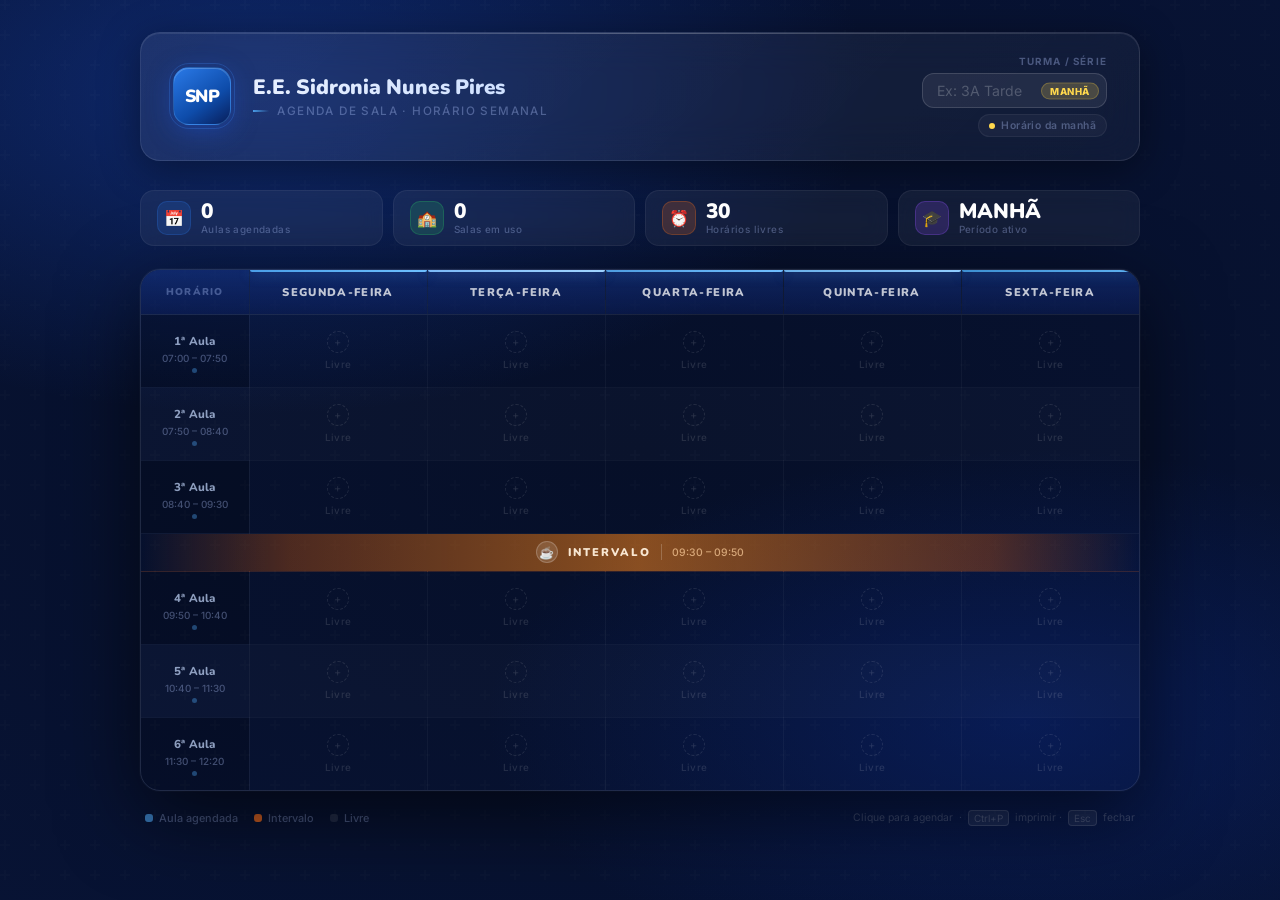
<file: agendamento.html>
<!DOCTYPE html>
<html lang="pt-BR">
<head>
<meta charset="UTF-8"/>
<meta name="viewport" content="width=device-width, initial-scale=1.0"/>
<title>Agenda de Sala – E.E. Sidronia Nunes Pires</title>
<link href="https://fonts.googleapis.com/css2?family=Inter:wght@300;400;500;600;700;800;900&family=Nunito:wght@700;800;900&display=swap" rel="stylesheet"/>
<link rel="stylesheet" href="agendamento.css"/>

</head>
<body>
<div class="page-wrapper">

  <!-- ══ HEADER ══ -->
  <header class="header">
    <div class="emblem-wrap">
      <div class="school-emblem">SNP</div>
      <div class="emblem-pulse"></div>
    </div>
    <div class="school-info">
      <h1>E.E. Sidronia Nunes Pires</h1>
      <p>Agenda de Sala · Horário Semanal</p>
    </div>
    <div class="header-right">
      <div class="turma-label">Turma / Série</div>
      <div class="turma-input-wrap">
        <input type="text" id="turma-input" placeholder="Ex: 3A Tarde" autocomplete="off"/>
        <span class="period-badge manha" id="period-badge">MANHÃ</span>
      </div>
      <div class="period-pill" id="period-pill">
        <div class="period-dot" id="period-dot" style="background:#ffd84d;"></div>
        <span class="period-lbl" id="period-lbl">Horário da manhã</span>
      </div>
    </div>
  </header>

  <!-- ══ STATS ══ -->
  <div class="stats-bar">
    <div class="stat-card">
      <div class="stat-icon blue">📅</div>
      <div><div class="stat-val" id="st-total">0</div><div class="stat-lbl">Aulas agendadas</div></div>
    </div>
    <div class="stat-card">
      <div class="stat-icon green">🏫</div>
      <div><div class="stat-val" id="st-salas">0</div><div class="stat-lbl">Salas em uso</div></div>
    </div>
    <div class="stat-card">
      <div class="stat-icon orange">⏰</div>
      <div><div class="stat-val" id="st-livres">30</div><div class="stat-lbl">Horários livres</div></div>
    </div>
    <div class="stat-card">
      <div class="stat-icon purple">🎓</div>
      <div><div class="stat-val" id="st-period">MANHÃ</div><div class="stat-lbl">Período ativo</div></div>
    </div>
  </div>

  <!-- ══ TABLE ══ -->
  <div class="table-wrapper">
    <table>
      <thead>
        <tr>
          <th>Horário</th>
          <th class="day-seg"><span class="th-day-name">Segunda-feira</span></th>
          <th class="day-ter"><span class="th-day-name">Terça-feira</span></th>
          <th class="day-qua"><span class="th-day-name">Quarta-feira</span></th>
          <th class="day-qui"><span class="th-day-name">Quinta-feira</span></th>
          <th class="day-sex"><span class="th-day-name">Sexta-feira</span></th>
        </tr>
      </thead>
      <tbody id="schedule-body"></tbody>
    </table>
  </div>

  <!-- ══ FOOTER ══ -->
  <div class="footer-bar">
    <div class="legend-item"><div class="legend-dot" style="background:rgba(74,158,232,0.7);"></div>Aula agendada</div>
    <div class="legend-item"><div class="legend-dot" style="background:rgba(232,104,32,0.85);"></div>Intervalo</div>
    <div class="legend-item"><div class="legend-dot" style="background:rgba(255,255,255,0.1);"></div>Livre</div>
    <div class="footer-hint">
      <span>Clique para agendar</span> · <kbd class="kbd">Ctrl+P</kbd> imprimir · <kbd class="kbd">Esc</kbd> fechar
    </div>
  </div>

</div><!-- end page-wrapper -->

<!-- ══ MODAL ══ -->
<div id="modal-overlay">
  <div id="modal">
    <div class="modal-glow-bar" id="modal-glow-bar"></div>

    <div class="modal-header">
      <div class="modal-icon-box" id="modal-icon-box">📅</div>
      <div class="modal-header-text">
        <div class="modal-title" id="modal-title">Agendar Aula</div>
        <div class="modal-chips">
          <div class="modal-chip"><div class="chip-dot"></div><span id="chip-dia">—</span></div>
          <div class="modal-chip"><div class="chip-dot"></div><span id="chip-aula">—</span></div>
          <div class="modal-chip"><div class="chip-dot"></div><span id="chip-time">—</span></div>
        </div>
      </div>
      <button class="modal-close" id="modal-close-btn" title="Fechar (Esc)">✕</button>
    </div>

    <div class="modal-body">

      <!-- info aula -->
      <div class="sec-label"><div class="sl-dot"></div>Informações da Aula</div>
      <div class="input-row">
        <div class="field-wrap">
          <div class="field-label">Disciplina</div>
          <input class="modal-input" id="inp-materia" placeholder="Ex: Matemática" autocomplete="off"/>
        </div>
        <div class="field-wrap">
          <div class="field-label">Professor(a)</div>
          <input class="modal-input" id="inp-professor" placeholder="Nome do professor" autocomplete="off"/>
        </div>
      </div>

      <!-- sala -->
      <div class="sec-label"><div class="sl-dot"></div>Selecionar Sala</div>
      <div class="sala-grid" id="sala-grid"></div>

      <!-- detalhes -->
      <div class="sec-label"><div class="sl-dot"></div>Detalhes da Reserva</div>
      <div class="rv-card">
        <div class="rv-field"><label>Dia</label><span id="rv-dia">—</span></div>
        <div class="rv-field"><label>Aula</label><span id="rv-aula">—</span></div>
        <div class="rv-field"><label>Horário</label><span id="rv-horario">—</span></div>
        <div class="rv-field"><label>Turma</label><span id="rv-turma">—</span></div>
      </div>

      <!-- obs -->
      <div class="sec-label"><div class="sl-dot"></div>Observações</div>
      <textarea class="modal-textarea" id="inp-obs" placeholder="Materiais necessários, observações extras..."></textarea>

    </div>

    <div class="modal-footer">
      <button class="btn-clear" id="btn-clear">🗑 Limpar</button>
      <button class="btn-cancel" id="btn-cancel">Cancelar</button>
      <button class="btn-save" id="btn-save">✓ Confirmar Reserva</button>
    </div>
  </div>
</div>

<div id="toast">
  <div class="toast-icon">✓</div>
  <span id="toast-msg">Aula agendada!</span>
</div>

<script src="agendamento.js"></script>
</file>
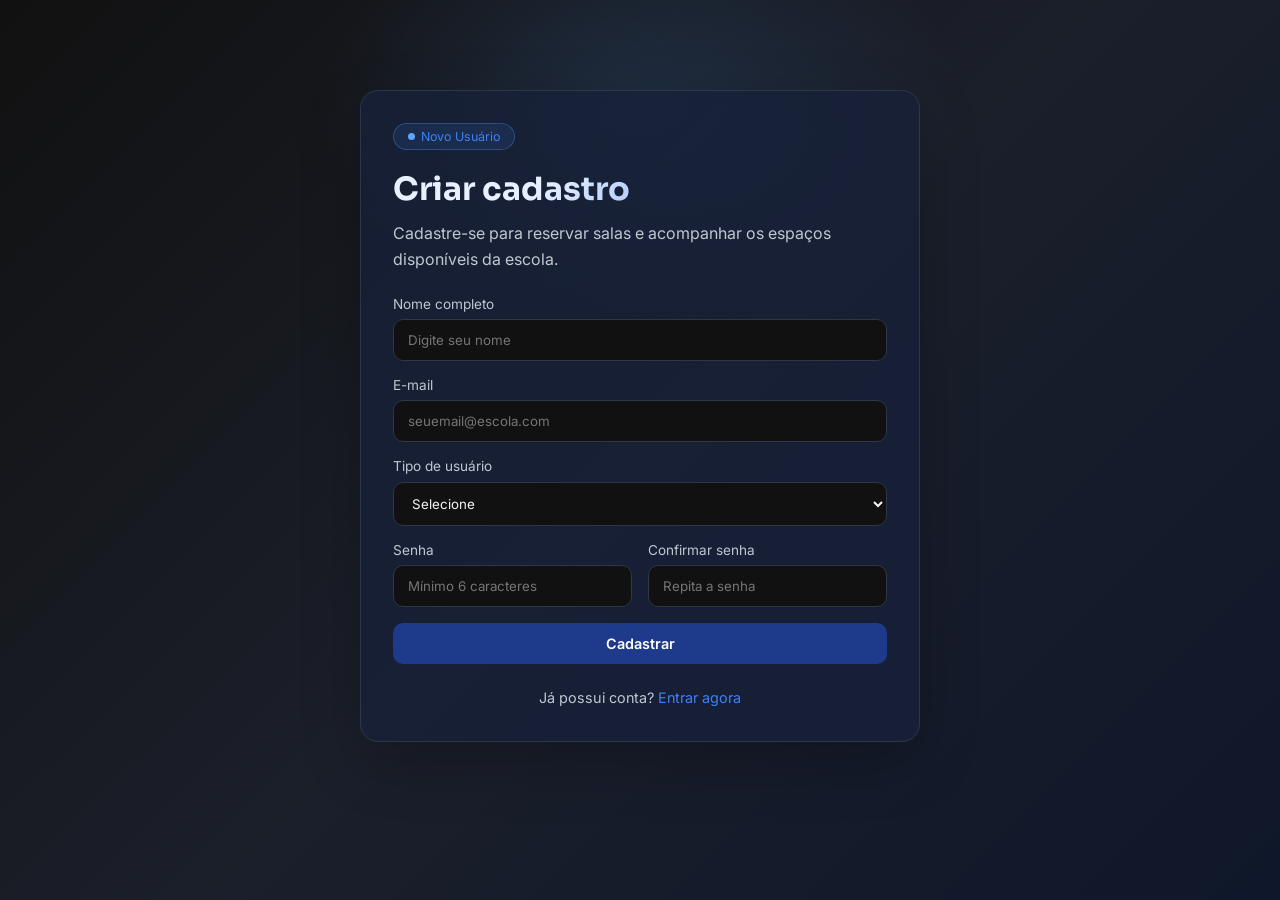
<file: cadastro.html>
<!DOCTYPE html>
<html lang="pt-BR">
<head>
  <meta charset="UTF-8">
  <meta name="viewport" content="width=device-width, initial-scale=1.0">
  <title>YaRooms — Cadastro</title>
  <link href="https://fonts.googleapis.com/css2?family=Sora:wght@300;400;500;600;700&family=Inter:wght@300;400;500;600&display=swap" rel="stylesheet">
  <link rel="stylesheet" href="cadastro.css">
</head>
<body>
  <main class="auth-page">
    <section class="auth-card cadastro-card">
      <div class="hero-badge"><span class="dot"></span> Novo Usuário</div>
      <h1>Criar cadastro</h1>
      <p>Cadastre-se para reservar salas e acompanhar os espaços disponíveis da escola.</p>

      <form id="cadastroForm" class="auth-form">
        <div class="form-group">
          <label for="nome">Nome completo</label>
          <input type="text" id="nome" placeholder="Digite seu nome" required>
        </div>

        <div class="form-group">
          <label for="email">E-mail</label>
          <input type="email" id="email" placeholder="seuemail@escola.com" required>
        </div>

        <div class="form-group">
          <label for="tipo">Tipo de usuário</label>
          <select id="tipo" required>
            <option value="">Selecione</option>
            <option value="professor">Professor</option>
            <option value="coordenador">Coordenador</option>
            <option value="administrador">Administrador</option>
          </select>
        </div>

        <div class="form-row">
          <div class="form-group">
            <label for="senha">Senha</label>
            <input type="password" id="senha" placeholder="Mínimo 6 caracteres" required minlength="6">
          </div>

          <div class="form-group">
            <label for="confirmarSenha">Confirmar senha</label>
            <input type="password" id="confirmarSenha" placeholder="Repita a senha" required minlength="6">
          </div>
        </div>

        <button type="submit" class="btn-primary">Cadastrar</button>
      </form>

      <p class="auth-footer">Já possui conta? <a href="login.html">Entrar agora</a></p>
    </section>
  </main>

  <script src="cadastro.js"></script>
</body>
</html>
</file>
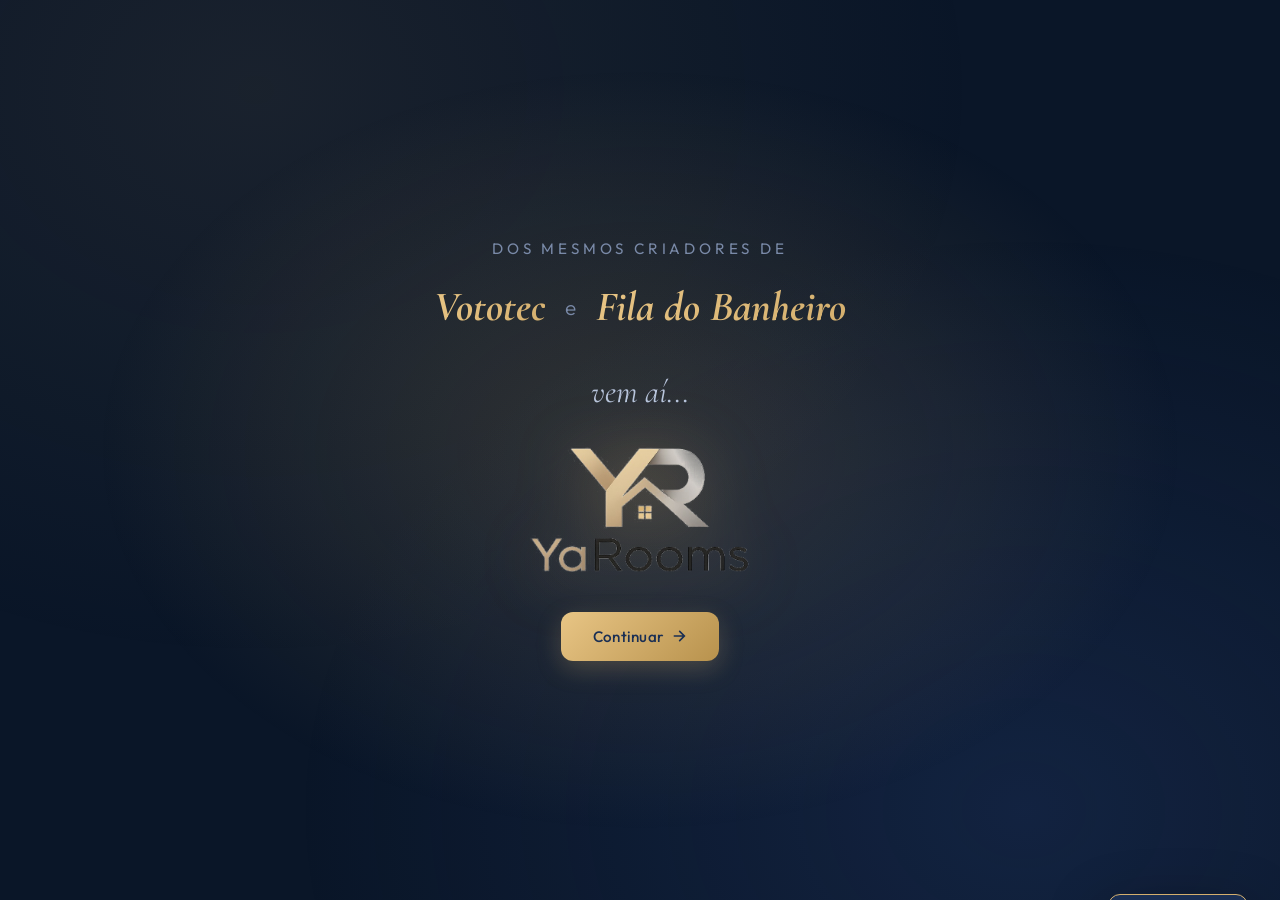
<file: yaroomsbeta.html>
<!DOCTYPE html>
<html lang="pt-BR">
<head>
<meta charset="UTF-8">
<meta name="viewport" content="width=device-width, initial-scale=1.0">
<title>YaRooms — Agendamento de Salas</title>
<link rel="preconnect" href="https://fonts.googleapis.com">
<link rel="preconnect" href="https://fonts.gstatic.com" crossorigin>
<link href="https://fonts.googleapis.com/css2?family=Cormorant+Garamond:wght@500;600;700&family=Outfit:wght@300;400;500;600;700&display=swap" rel="stylesheet">
<link rel="stylesheet" href="yaroomsbeta.css">
</head>
<body data-theme="dark">

<!-- ============================================================
     INTRO SCREEN
============================================================ -->
<div class="screen active" id="screen-intro">
  <div class="intro-wrap">
    <div class="intro-glow"></div>
    <p class="intro-presents">Dos mesmos criadores de</p>
    <div class="intro-brands">
      <span class="intro-brand">Vototec</span>
      <span class="intro-sep">e</span>
      <span class="intro-brand">Fila do Banheiro</span>
    </div>
    <p class="intro-comingsoon">vem aí...</p>
    <div class="intro-logo-card">
      <img src="[data-uri]" alt="YaRooms">
    </div>
    <div class="intro-cta">
      <button class="btn btn-primary" onclick="go('home')">
        Continuar
        <svg width="16" height="16" viewBox="0 0 24 24" fill="none" stroke="currentColor" stroke-width="2.5" stroke-linecap="round"><path d="M5 12h14M13 5l7 7-7 7"/></svg>
      </button>
    </div>
  </div>
</div>

<!-- ============================================================
     HOME SCREEN
============================================================ -->
<div class="screen" id="screen-home">
  <nav class="navbar">
    <a class="brand" href="#" onclick="go('home');return false;">
      <div class="brand-logo">
        <svg viewBox="0 0 24 24" fill="none" xmlns="http://www.w3.org/2000/svg">
          <path d="M3 12L12 4L21 12V20C21 20.5523 20.5523 21 20 21H4C3.44772 21 3 20.5523 3 20V12Z" stroke="#1a2f54" stroke-width="2" stroke-linejoin="round"/>
          <rect x="9" y="14" width="2" height="2" fill="#1a2f54"/>
          <rect x="13" y="14" width="2" height="2" fill="#1a2f54"/>
        </svg>
      </div>
      <span class="brand-name"><span class="ya">Ya</span>Rooms</span>
    </a>

    <div id="nav-auth-buttons">
      <button class="btn btn-ghost" onclick="go('login')" style="padding:0.6rem 1.4rem;font-size:0.88rem;">Entrar</button>
    </div>
  </nav>

  <section class="home-hero">
    <h1 class="hero-title">Reserve salas com <span class="accent">praticidade & clareza</span></h1>
    <p class="hero-sub">Gerencie o uso dos espaços em tempo real. Sem conflitos, sem papéis, sem confusão.</p>
    <div class="hero-actions">
      <button class="btn btn-primary" onclick="requireAuth()">
        Fazer reserva agora
        <svg width="16" height="16" viewBox="0 0 24 24" fill="none" stroke="currentColor" stroke-width="2.5" stroke-linecap="round"><path d="M5 12h14M13 5l7 7-7 7"/></svg>
      </button>
    </div>
  </section>
</div>

<!-- ============================================================
     LOGIN SCREEN
============================================================ -->
<div class="screen" id="screen-login">
  <button type="button" class="back-btn" onclick="goBack()" aria-label="Voltar">
    <svg viewBox="0 0 24 24" fill="none" stroke="currentColor" stroke-width="2.2" stroke-linecap="round" stroke-linejoin="round"><polyline points="15 18 9 12 15 6"/></svg>
    Voltar
  </button>
  <div class="auth-wrap">
    <div class="auth-card">
      <div class="auth-logo">
        <div class="auth-logo-mark">
          <svg viewBox="0 0 24 24" fill="none" xmlns="http://www.w3.org/2000/svg">
            <path d="M3 12L12 4L21 12V20C21 20.5523 20.5523 21 20 21H4C3.44772 21 3 20.5523 3 20V12Z" stroke="#1a2f54" stroke-width="2" stroke-linejoin="round"/>
            <rect x="9" y="14" width="2" height="2" fill="#1a2f54"/>
            <rect x="13" y="14" width="2" height="2" fill="#1a2f54"/>
          </svg>
        </div>
        <h2 class="auth-title">Bem-vindo ao <span class="gold">YaRooms</span></h2>
        <p class="auth-subtitle">Acesse sua conta para gerenciar reservas e salas em tempo real.</p>
      </div>
      <form onsubmit="handleLogin(event)">
        <div class="form-group">
          <label class="form-label">E-mail</label>
          <input type="email" class="form-input" id="login-email" placeholder="seuemail@escola.com" required>
        </div>
        <div class="form-group">
          <label class="form-label">Senha</label>
          <input type="password" class="form-input" id="login-password" placeholder="Digite sua senha" required>
        </div>
        <div class="form-extras">
          <label class="checkbox-wrap">
            <input type="checkbox">
            <span>Lembrar de mim</span>
          </label>
          <button type="button" class="link" onclick="go('forgot')">Esqueci minha senha</button>
        </div>
        <button type="submit" class="btn btn-primary btn-block">Entrar</button>
      </form>
      <p class="auth-footer">Ainda não tem conta? <button class="link" onclick="go('register')">Criar cadastro</button></p>
    </div>
  </div>
</div>

<!-- ============================================================
     REGISTER SCREEN
============================================================ -->
<div class="screen" id="screen-register">
  <button type="button" class="back-btn" onclick="goBack()" aria-label="Voltar">
    <svg viewBox="0 0 24 24" fill="none" stroke="currentColor" stroke-width="2.2" stroke-linecap="round" stroke-linejoin="round"><polyline points="15 18 9 12 15 6"/></svg>
    Voltar
  </button>
  <div class="auth-wrap">
    <div class="auth-card">
      <div class="auth-logo">
        <div class="auth-logo-mark">
          <svg viewBox="0 0 24 24" fill="none"><path d="M3 12L12 4L21 12V20C21 20.5523 20.5523 21 20 21H4C3.44772 21 3 20.5523 3 20V12Z" stroke="#1a2f54" stroke-width="2" stroke-linejoin="round"/><rect x="9" y="14" width="2" height="2" fill="#1a2f54"/><rect x="13" y="14" width="2" height="2" fill="#1a2f54"/></svg>
        </div>
        <h2 class="auth-title">Criar <span class="gold">cadastro</span></h2>
        <p class="auth-subtitle">Cadastre-se para reservar salas e acompanhar os espaços da escola.</p>
      </div>
      <form onsubmit="handleRegister(event)">
        <div class="form-group">
          <label class="form-label">Nome completo</label>
          <input type="text" class="form-input" id="reg-name" placeholder="Digite seu nome" required>
        </div>
        <div class="form-group">
          <label class="form-label">E-mail</label>
          <input type="email" class="form-input" id="reg-email" placeholder="seuemail@escola.com" required>
        </div>
        <div class="form-group">
          <label class="form-label">Tipo de usuário</label>
          <select class="form-select" id="reg-type" required>
            <option value="">Selecione</option>
            <option>Professor(a)</option>
            <option>Diretor(a)</option>
          </select>
        </div>
        <div class="form-row">
          <div class="form-group">
            <label class="form-label">Senha</label>
            <input type="password" class="form-input" id="reg-pass" placeholder="Mínimo 6 caracteres" minlength="6" required>
          </div>
          <div class="form-group">
            <label class="form-label">Confirmar senha</label>
            <input type="password" class="form-input" id="reg-pass2" placeholder="Repita a senha" minlength="6" required>
          </div>
        </div>
        <button type="submit" class="btn btn-primary btn-block">Cadastrar</button>
      </form>
      <p class="auth-footer">Já possui conta? <button class="link" onclick="go('login')">Entrar agora</button></p>
    </div>
  </div>
</div>

<!-- ============================================================
     FORGOT PASSWORD SCREEN
============================================================ -->
<div class="screen" id="screen-forgot">
  <button type="button" class="back-btn" onclick="goBack()" aria-label="Voltar">
    <svg viewBox="0 0 24 24" fill="none" stroke="currentColor" stroke-width="2.2" stroke-linecap="round" stroke-linejoin="round"><polyline points="15 18 9 12 15 6"/></svg>
    Voltar
  </button>
  <div class="auth-wrap">
    <div class="auth-card">
      <div class="auth-logo">
        <div class="auth-logo-mark">
          <svg viewBox="0 0 24 24" fill="none" stroke="#1a2f54" stroke-width="2"><rect x="3" y="11" width="18" height="11" rx="2"/><path d="M7 11V7a5 5 0 0 1 10 0v4"/></svg>
        </div>
        <h2 class="auth-title">Recuperar <span class="gold">senha</span></h2>
        <p class="auth-subtitle">Informe seu e-mail e enviaremos um código de verificação para redefinir a senha.</p>
      </div>
      <form onsubmit="handleForgot(event)">
        <div class="form-group">
          <label class="form-label">E-mail cadastrado</label>
          <input type="email" class="form-input" id="forgot-email" placeholder="seuemail@escola.com" required>
        </div>
        <button type="submit" class="btn btn-primary btn-block">Enviar código de recuperação</button>
      </form>
      <p class="auth-footer">Lembrou da senha? <button class="link" onclick="go('login')">Voltar para login</button></p>
    </div>
  </div>
</div>

<div class="screen" id="screen-verify-code">
  <button type="button" class="back-btn" onclick="goBack()" aria-label="Voltar">
    <svg viewBox="0 0 24 24" fill="none" stroke="currentColor" stroke-width="2.2" stroke-linecap="round" stroke-linejoin="round"><polyline points="15 18 9 12 15 6"/></svg>
    Voltar
  </button>
  <div class="auth-wrap">
    <div class="auth-card">
      <div class="auth-logo">
        <div class="auth-logo-mark">
          <svg viewBox="0 0 24 24" fill="none" stroke="#1a2f54" stroke-width="2"><rect x="3" y="11" width="18" height="11" rx="2"/><path d="M7 11V7a5 5 0 0 1 10 0v4"/></svg>
        </div>
        <h2 class="auth-title">Digite o <span class="gold">código</span></h2>
        <p class="auth-subtitle">Enviamos um código de verificação para <strong id="verify-code-email">seuemail@escola.com</strong>.</p>
      </div>
      <form onsubmit="handleVerifyCode(event)">
        <div class="form-group">
          <label class="form-label">Código de verificação</label>
          <input type="text" class="form-input" id="verify-code-input" placeholder="000000" maxlength="6" inputmode="numeric" autocomplete="one-time-code" required>
        </div>
        <button type="submit" class="btn btn-primary btn-block">Confirmar código</button>
      </form>
      <p class="auth-footer">Não recebeu? <button type="button" class="link" onclick="resendCode()">Reenviar código</button></p>
    </div>
  </div>
</div>


<!-- ============================================================
     DASHBOARD (LOGGED IN)
============================================================ -->
<div class="screen" id="screen-dashboard">
  <nav class="navbar">
    <button type="button" class="back-btn-nav" onclick="goBack()" aria-label="Voltar">
      <svg viewBox="0 0 24 24" fill="none" stroke="currentColor" stroke-width="2.2" stroke-linecap="round" stroke-linejoin="round"><polyline points="15 18 9 12 15 6"/></svg>
      Voltar
    </button>
    <a class="brand" href="#" onclick="go('dashboard');return false;">
      <div class="brand-logo">
        <svg viewBox="0 0 24 24" fill="none"><path d="M3 12L12 4L21 12V20C21 20.5523 20.5523 21 20 21H4C3.44772 21 3 20.5523 3 20V12Z" stroke="#1a2f54" stroke-width="2" stroke-linejoin="round"/><rect x="9" y="14" width="2" height="2" fill="#1a2f54"/><rect x="13" y="14" width="2" height="2" fill="#1a2f54"/></svg>
      </div>
      <span class="brand-name"><span class="ya">Ya</span>Rooms</span>
    </a>

    <button class="user-chip" onclick="openSettings()">
      <span class="user-avatar" id="user-avatar-letter">U</span>
      <span class="user-chip-name" id="user-chip-name">Usuário</span>
      <svg viewBox="0 0 24 24" fill="none" stroke="currentColor" stroke-width="2"><polyline points="6 9 12 15 18 9"/></svg>
    </button>
  </nav>

  <main class="dashboard">
    <div class="dash-header">
      <div>
        <h1 class="dash-title">Bem-vindo, <span class="accent" id="dash-user-name">visitante</span></h1>
        <p class="dash-sub">Gerencie suas reservas e veja a disponibilidade das salas.</p>
      </div>
      <button class="btn btn-primary" onclick="openReserveModal()">
        <svg width="16" height="16" viewBox="0 0 24 24" fill="none" stroke="currentColor" stroke-width="2.5"><line x1="12" y1="5" x2="12" y2="19"/><line x1="5" y1="12" x2="19" y2="12"/></svg>
        Nova reserva
      </button>
    </div>

    <div class="dash-grid">
      <aside class="sidebar">
        <div class="sidebar-section">
          <h4 class="sidebar-title">Calendário</h4>
          <div class="mini-cal">
            <div class="mini-cal-head">
              <button class="mini-cal-nav" id="mini-cal-prev" type="button" aria-label="Mês anterior">‹</button>
              <span id="mini-cal-label">Abril 2026</span>
              <button class="mini-cal-nav" id="mini-cal-next" type="button" aria-label="Próximo mês">›</button>
            </div>
            <div class="mini-cal-grid" id="mini-cal-grid"></div>
          </div>
        </div>
      </aside>

      <section class="calendar-card">


        <div class="turno-bar">
          <button class="turno-nav" id="turno-prev" type="button" aria-label="Turno anterior">‹</button>
          <span class="turno-label" id="turno-label">Manhã</span>
          <button class="turno-nav" id="turno-next" type="button" aria-label="Próximo turno">›</button>
        </div>

        <div class="cal-grid" id="cal-grid" data-turno="manha">
          <!-- Header row -->
          <div class="cal-cell head">Hora</div>
          <div class="cal-cell head" data-day="seg">Seg</div>
          <div class="cal-cell head" data-day="ter">Ter</div>
          <div class="cal-cell head today" data-day="qua">Qua</div>
          <div class="cal-cell head" data-day="qui">Qui</div>
          <div class="cal-cell head" data-day="sex">Sex</div>

          <div class="cal-cell time turno-manha">7:00–7:50</div>
          <div class="cal-cell turno-manha" data-slot="seg-7"></div>
          <div class="cal-cell turno-manha" data-slot="ter-7"></div>
          <div class="cal-cell turno-manha" data-slot="qua-7"></div>
          <div class="cal-cell turno-manha" data-slot="qui-7"></div>
          <div class="cal-cell turno-manha" data-slot="sex-7"></div>

          <div class="cal-cell time turno-manha">7:50–8:40</div>
          <div class="cal-cell turno-manha" data-slot="seg-8"></div>
          <div class="cal-cell turno-manha" data-slot="ter-8"></div>
          <div class="cal-cell turno-manha" data-slot="qua-8"></div>
          <div class="cal-cell turno-manha" data-slot="qui-8"></div>
          <div class="cal-cell turno-manha" data-slot="sex-8"></div>

          <div class="cal-cell time turno-manha">8:40–9:30</div>
          <div class="cal-cell turno-manha" data-slot="seg-9"></div>
          <div class="cal-cell turno-manha" data-slot="ter-9"></div>
          <div class="cal-cell turno-manha" data-slot="qua-9"></div>
          <div class="cal-cell turno-manha" data-slot="qui-9"></div>
          <div class="cal-cell turno-manha" data-slot="sex-9"></div>

          <div class="cal-cell time turno-manha">9:50–10:40</div>
          <div class="cal-cell turno-manha" data-slot="seg-10"></div>
          <div class="cal-cell turno-manha" data-slot="ter-10"></div>
          <div class="cal-cell turno-manha" data-slot="qua-10"></div>
          <div class="cal-cell turno-manha" data-slot="qui-10"></div>
          <div class="cal-cell turno-manha" data-slot="sex-10"></div>

          <div class="cal-cell time turno-manha">10:40–11:30</div>
          <div class="cal-cell turno-manha" data-slot="seg-11"></div>
          <div class="cal-cell turno-manha" data-slot="ter-11"></div>
          <div class="cal-cell turno-manha" data-slot="qua-11"></div>
          <div class="cal-cell turno-manha" data-slot="qui-11"></div>
          <div class="cal-cell turno-manha" data-slot="sex-11"></div>

          <div class="cal-cell time turno-manha">11:30–12:20</div>
          <div class="cal-cell turno-manha" data-slot="seg-12"></div>
          <div class="cal-cell turno-manha" data-slot="ter-12"></div>
          <div class="cal-cell turno-manha" data-slot="qua-12"></div>
          <div class="cal-cell turno-manha" data-slot="qui-12"></div>
          <div class="cal-cell turno-manha" data-slot="sex-12"></div>

          <div class="cal-cell time turno-tarde">13:00–13:50</div>
          <div class="cal-cell turno-tarde" data-slot="seg-13"></div>
          <div class="cal-cell turno-tarde" data-slot="ter-13"></div>
          <div class="cal-cell turno-tarde" data-slot="qua-13"></div>
          <div class="cal-cell turno-tarde" data-slot="qui-13"></div>
          <div class="cal-cell turno-tarde" data-slot="sex-13"></div>

          <div class="cal-cell time turno-tarde">13:50–14:40</div>
          <div class="cal-cell turno-tarde" data-slot="seg-14"></div>
          <div class="cal-cell turno-tarde" data-slot="ter-14"></div>
          <div class="cal-cell turno-tarde" data-slot="qua-14"></div>
          <div class="cal-cell turno-tarde" data-slot="qui-14"></div>
          <div class="cal-cell turno-tarde" data-slot="sex-14"></div>

          <div class="cal-cell time turno-tarde">14:40–15:30</div>
          <div class="cal-cell turno-tarde" data-slot="seg-15"></div>
          <div class="cal-cell turno-tarde" data-slot="ter-15"></div>
          <div class="cal-cell turno-tarde" data-slot="qua-15"></div>
          <div class="cal-cell turno-tarde" data-slot="qui-15"></div>
          <div class="cal-cell turno-tarde" data-slot="sex-15"></div>

          <div class="cal-cell time turno-tarde">15:50–16:40</div>
          <div class="cal-cell turno-tarde" data-slot="seg-16"></div>
          <div class="cal-cell turno-tarde" data-slot="ter-16"></div>
          <div class="cal-cell turno-tarde" data-slot="qua-16"></div>
          <div class="cal-cell turno-tarde" data-slot="qui-16"></div>
          <div class="cal-cell turno-tarde" data-slot="sex-16"></div>

          <div class="cal-cell time turno-tarde">16:40–17:30</div>
          <div class="cal-cell turno-tarde" data-slot="seg-17"></div>
          <div class="cal-cell turno-tarde" data-slot="ter-17"></div>
          <div class="cal-cell turno-tarde" data-slot="qua-17"></div>
          <div class="cal-cell turno-tarde" data-slot="qui-17"></div>
          <div class="cal-cell turno-tarde" data-slot="sex-17"></div>

          <div class="cal-cell time turno-tarde">17:30–18:20</div>
          <div class="cal-cell turno-tarde" data-slot="seg-18"></div>
          <div class="cal-cell turno-tarde" data-slot="ter-18"></div>
          <div class="cal-cell turno-tarde" data-slot="qua-18"></div>
          <div class="cal-cell turno-tarde" data-slot="qui-18"></div>
          <div class="cal-cell turno-tarde" data-slot="sex-18"></div>

          <div class="cal-cell time turno-noite">19:00–19:45</div>
          <div class="cal-cell turno-noite" data-slot="seg-19"></div>
          <div class="cal-cell turno-noite" data-slot="ter-19"></div>
          <div class="cal-cell turno-noite" data-slot="qua-19"></div>
          <div class="cal-cell turno-noite" data-slot="qui-19"></div>
          <div class="cal-cell turno-noite" data-slot="sex-19"></div>

          <div class="cal-cell time turno-noite">19:45–20:30</div>
          <div class="cal-cell turno-noite" data-slot="seg-20"></div>
          <div class="cal-cell turno-noite" data-slot="ter-20"></div>
          <div class="cal-cell turno-noite" data-slot="qua-20"></div>
          <div class="cal-cell turno-noite" data-slot="qui-20"></div>
          <div class="cal-cell turno-noite" data-slot="sex-20"></div>

          <div class="cal-cell time turno-noite">20:30–21:30</div>
          <div class="cal-cell turno-noite" data-slot="seg-21"></div>
          <div class="cal-cell turno-noite" data-slot="ter-21"></div>
          <div class="cal-cell turno-noite" data-slot="qua-21"></div>
          <div class="cal-cell turno-noite" data-slot="qui-21"></div>
          <div class="cal-cell turno-noite" data-slot="sex-21"></div>

          <div class="cal-cell time turno-noite">21:30–22:15</div>
          <div class="cal-cell turno-noite" data-slot="seg-22"></div>
          <div class="cal-cell turno-noite" data-slot="ter-22"></div>
          <div class="cal-cell turno-noite" data-slot="qua-22"></div>
          <div class="cal-cell turno-noite" data-slot="qui-22"></div>
          <div class="cal-cell turno-noite" data-slot="sex-22"></div>

          <div class="cal-cell time turno-noite">22:15–23:00</div>
          <div class="cal-cell turno-noite" data-slot="seg-23"></div>
          <div class="cal-cell turno-noite" data-slot="ter-23"></div>
          <div class="cal-cell turno-noite" data-slot="qua-23"></div>
          <div class="cal-cell turno-noite" data-slot="qui-23"></div>
          <div class="cal-cell turno-noite" data-slot="sex-23"></div>
        </div>
      </section>
    </div>
  </main>
</div>

<!-- ============================================================
     DIRECTOR SCREEN (cadastro de salas)
============================================================ -->
<div class="screen" id="screen-director">
  <nav class="navbar">
    <a class="brand" href="#" onclick="return false;">
      <div class="brand-logo">
        <svg viewBox="0 0 24 24" fill="none"><path d="M3 12L12 4L21 12V20C21 20.5523 20.5523 21 20 21H4C3.44772 21 3 20.5523 3 20V12Z" stroke="#1a2f54" stroke-width="2" stroke-linejoin="round"/><rect x="9" y="14" width="2" height="2" fill="#1a2f54"/><rect x="13" y="14" width="2" height="2" fill="#1a2f54"/></svg>
      </div>
      <span class="brand-name"><span class="ya">Ya</span>Rooms</span>
    </a>

    <button class="user-chip" onclick="openSettings()">
      <span class="user-avatar" id="dir-avatar-letter">D</span>
      <span class="user-chip-name" id="dir-chip-name">Diretor</span>
      <svg viewBox="0 0 24 24" fill="none" stroke="currentColor" stroke-width="2"><polyline points="6 9 12 15 18 9"/></svg>
    </button>
  </nav>

  <main class="dashboard">
    <div class="dash-header">
      <div>
        <h1 class="dash-title">Painel do <span class="accent">diretor</span></h1>
        <p class="dash-sub">Cadastre e gerencie as salas disponíveis para reserva.</p>
      </div>
    </div>

    <div class="director-grid">
      <section class="director-card">
        <h3 class="director-card-title">Cadastrar nova sala</h3>
        <form onsubmit="handleAddRoom(event)">
          <div class="form-row">
            <div class="form-group">
              <label class="form-label">Nome do espaço</label>
              <input type="text" class="form-input" id="room-type" placeholder="Ex.: Sala 12, Laboratório de Informática, Quadra coberta" required>
            </div>
            <div class="form-group">
              <label class="form-label">Capacidade</label>
              <input type="number" class="form-input" id="room-capacity" placeholder="Nº de pessoas" min="1" required>
            </div>
          </div>

          <div class="form-group">
            <label class="form-label">Horários disponíveis para esta sala</label>
            <div class="schedule-grid" id="room-hours">
              <div>
                <div class="hour-period-label" style="margin-top:0;">Manhã</div>
                <label class="hour-check"><input type="checkbox" value="7" checked><span>07:00 – 07:50</span></label>
                <label class="hour-check"><input type="checkbox" value="8" checked><span>07:50 – 08:40</span></label>
                <label class="hour-check"><input type="checkbox" value="9" checked><span>08:40 – 09:30</span></label>
                <label class="hour-check"><input type="checkbox" value="10" checked><span>09:50 – 10:40</span></label>
                <label class="hour-check"><input type="checkbox" value="11" checked><span>10:40 – 11:30</span></label>
                <label class="hour-check"><input type="checkbox" value="12" checked><span>11:30 – 12:20</span></label>
              </div>
              <div>
                <div class="hour-period-label" style="margin-top:0;">Tarde</div>
                <label class="hour-check"><input type="checkbox" value="13" checked><span>13:00 – 13:50</span></label>
                <label class="hour-check"><input type="checkbox" value="14" checked><span>13:50 – 14:40</span></label>
                <label class="hour-check"><input type="checkbox" value="15" checked><span>14:40 – 15:30</span></label>
                <label class="hour-check"><input type="checkbox" value="16" checked><span>15:50 – 16:40</span></label>
                <label class="hour-check"><input type="checkbox" value="17" checked><span>16:40 – 17:30</span></label>
                <label class="hour-check"><input type="checkbox" value="18" checked><span>17:30 – 18:20</span></label>
              </div>
              <div>
                <div class="hour-period-label" style="margin-top:0;">Noite</div>
                <label class="hour-check"><input type="checkbox" value="19" checked><span>19:00 – 19:45</span></label>
                <label class="hour-check"><input type="checkbox" value="20" checked><span>19:45 – 20:30</span></label>
                <label class="hour-check"><input type="checkbox" value="21" checked><span>20:30 – 21:30</span></label>
                <label class="hour-check"><input type="checkbox" value="22" checked><span>21:30 – 22:15</span></label>
                <label class="hour-check"><input type="checkbox" value="23" checked><span>22:15 – 23:00</span></label>
              </div>
            </div>
          </div>

          <button type="submit" class="btn btn-primary btn-block">
            <svg width="16" height="16" viewBox="0 0 24 24" fill="none" stroke="currentColor" stroke-width="2.5"><line x1="12" y1="5" x2="12" y2="19"/><line x1="5" y1="12" x2="19" y2="12"/></svg>
            Cadastrar sala
          </button>
        </form>
      </section>

      <section class="director-card">
        <h3 class="director-card-title">Salas cadastradas (<span id="rooms-count">0</span>)</h3>
        <div id="rooms-list" class="rooms-list">
          <p class="rooms-empty">Nenhuma sala cadastrada ainda.</p>
        </div>
      </section>
    </div>
  </main>
</div>

<!-- ============================================================
     SETTINGS MODAL
============================================================ -->
<div class="modal-overlay" id="settings-modal">
  <div class="modal">
    <div class="modal-head">
      <h3 class="modal-title">Configurações</h3>
      <button class="modal-close" onclick="closeSettings()">
        <svg width="16" height="16" viewBox="0 0 24 24" fill="none" stroke="currentColor" stroke-width="2"><line x1="18" y1="6" x2="6" y2="18"/><line x1="6" y1="6" x2="18" y2="18"/></svg>
      </button>
    </div>

    <!-- User card -->
    <div style="display:flex;align-items:center;gap:1rem;padding:1rem;background:var(--bg-input);border-radius:12px;margin-bottom:1.25rem;">
      <div class="user-avatar" style="width:48px;height:48px;font-size:1.1rem;" id="settings-avatar">U</div>
      <div>
        <div style="font-weight:600;font-size:1rem;" id="settings-name">Usuário</div>
        <div style="font-size:0.85rem;color:var(--text-muted);" id="settings-email">email@escola.com</div>
      </div>
    </div>

    <div class="setting-row">
      <div>
        <div class="setting-label">Tema</div>
        <div class="setting-desc">Escolha entre claro ou escuro</div>
      </div>
      <div class="theme-toggle">
        <button id="theme-light-btn" onclick="setTheme('light')">
          <svg viewBox="0 0 24 24" fill="none" stroke="currentColor" stroke-width="2"><circle cx="12" cy="12" r="4"/><path d="M12 2v2M12 20v2M4.93 4.93l1.41 1.41M17.66 17.66l1.41 1.41M2 12h2M20 12h2M4.93 19.07l1.41-1.41M17.66 6.34l1.41-1.41"/></svg>
          Claro
        </button>
        <button id="theme-dark-btn" class="active" onclick="setTheme('dark')">
          <svg viewBox="0 0 24 24" fill="none" stroke="currentColor" stroke-width="2"><path d="M21 12.79A9 9 0 1 1 11.21 3 7 7 0 0 0 21 12.79z"/></svg>
          Escuro
        </button>
      </div>
    </div>

    <div class="setting-row">
      <div>
        <div class="setting-label">Tempo na sessão</div>
        <div class="setting-desc">Desde que você entrou no sistema</div>
      </div>
      <div class="time-display" id="session-time">00:00:00</div>
    </div>

    <div class="setting-row">
      <div>
        <div class="setting-label">Entrou em</div>
        <div class="setting-desc">Início da sessão atual</div>
      </div>
      <div style="color:var(--text-secondary);font-size:0.92rem;" id="session-start">--:--</div>
    </div>

    <button class="btn btn-danger" onclick="logout()">
      <svg width="16" height="16" viewBox="0 0 24 24" fill="none" stroke="currentColor" stroke-width="2"><path d="M9 21H5a2 2 0 0 1-2-2V5a2 2 0 0 1 2-2h4"/><polyline points="16 17 21 12 16 7"/><line x1="21" y1="12" x2="9" y2="12"/></svg>
      Sair da conta
    </button>
  </div>
</div>

<!-- ============================================================
     NEW RESERVATION MODAL
============================================================ -->
<div class="modal-overlay" id="reserve-modal">
  <div class="modal reserve-modal">
    <div class="modal-head">
      <h3 class="modal-title">Nova reserva</h3>
      <button class="modal-close" onclick="closeReserveModal()">
        <svg width="16" height="16" viewBox="0 0 24 24" fill="none" stroke="currentColor" stroke-width="2"><line x1="18" y1="6" x2="6" y2="18"/><line x1="6" y1="6" x2="18" y2="18"/></svg>
      </button>
    </div>
    <form onsubmit="handleReserve(event)">
      <div class="form-group">
        <label class="form-label">Sala</label>
        <select class="form-select" id="res-room" required onchange="filterReserveHours()">
          <option value="">Selecione uma sala</option>
        </select>
      </div>
      <div class="form-row">
        <div class="form-group">
          <label class="form-label">Dia</label>
          <input type="date" class="form-input" id="res-day" required>
        </div>
        <div class="form-group" style="grid-column:1/-1">
          <label class="form-label">Horários</label>
          <div class="hour-checks" id="res-hours">
            <div class="hour-period-label">Manhã</div>
            <label class="hour-check"><input type="checkbox" value="7"><span>07:00 – 07:50</span></label>
            <label class="hour-check"><input type="checkbox" value="8"><span>07:50 – 08:40</span></label>
            <label class="hour-check"><input type="checkbox" value="9"><span>08:40 – 09:30</span></label>
            <label class="hour-check"><input type="checkbox" value="10"><span>09:50 – 10:40</span></label>
            <label class="hour-check"><input type="checkbox" value="11"><span>10:40 – 11:30</span></label>
            <label class="hour-check"><input type="checkbox" value="12"><span>11:30 – 12:20</span></label>

            <div class="hour-period-label">Tarde</div>
            <label class="hour-check"><input type="checkbox" value="13"><span>13:00 – 13:50</span></label>
            <label class="hour-check"><input type="checkbox" value="14"><span>13:50 – 14:40</span></label>
            <label class="hour-check"><input type="checkbox" value="15"><span>14:40 – 15:30</span></label>
            <label class="hour-check"><input type="checkbox" value="16"><span>15:50 – 16:40</span></label>
            <label class="hour-check"><input type="checkbox" value="17"><span>16:40 – 17:30</span></label>
            <label class="hour-check"><input type="checkbox" value="18"><span>17:30 – 18:20</span></label>

            <div class="hour-period-label">Noite</div>
            <label class="hour-check"><input type="checkbox" value="19"><span>19:00 – 19:45</span></label>
            <label class="hour-check"><input type="checkbox" value="20"><span>19:45 – 20:30</span></label>
            <label class="hour-check"><input type="checkbox" value="21"><span>20:30 – 21:30</span></label>
            <label class="hour-check"><input type="checkbox" value="22"><span>21:30 – 22:15</span></label>
            <label class="hour-check"><input type="checkbox" value="23"><span>22:15 – 23:00</span></label>
          </div>
        </div>
      </div>

      <div class="form-group">
        <label class="form-label">Observações</label>
        <input type="text" class="form-input" id="res-notes" placeholder="Ex.: Aula de robótica — turma 9º ano A">
      </div>
      <div style="display:flex;gap:0.75rem;margin-top:0.5rem;">
        <button type="button" class="btn btn-ghost" style="flex:1;" onclick="closeReserveModal()">Cancelar</button>
        <button type="submit" class="btn btn-primary" style="flex:1;">Confirmar reserva</button>
      </div>
    </form>
  </div>
</div>

<!-- ============================================================
     EDIT ROOM HOURS MODAL (director)
============================================================ -->
<div class="modal-overlay" id="room-hours-modal">
  <div class="modal reserve-modal">
    <div class="modal-head">
      <h3 class="modal-title">Editar horários — <span id="edit-room-name"></span></h3>
      <button class="modal-close" onclick="closeRoomHoursModal()">
        <svg width="16" height="16" viewBox="0 0 24 24" fill="none" stroke="currentColor" stroke-width="2"><line x1="18" y1="6" x2="6" y2="18"/><line x1="6" y1="6" x2="18" y2="18"/></svg>
      </button>
    </div>
    <form onsubmit="saveRoomHours(event)">
      <input type="hidden" id="edit-room-id">
      <div class="form-group">
        <label class="form-label">Marque os horários que ficarão disponíveis para reserva nesta sala. Desmarque para desabilitar.</label>
        <div class="schedule-grid" id="edit-room-hours">
          <div>
            <div class="hour-period-label" style="margin-top:0;">Manhã</div>
            <label class="hour-check"><input type="checkbox" value="7"><span>07:00 – 07:50</span></label>
            <label class="hour-check"><input type="checkbox" value="8"><span>07:50 – 08:40</span></label>
            <label class="hour-check"><input type="checkbox" value="9"><span>08:40 – 09:30</span></label>
            <label class="hour-check"><input type="checkbox" value="10"><span>09:50 – 10:40</span></label>
            <label class="hour-check"><input type="checkbox" value="11"><span>10:40 – 11:30</span></label>
            <label class="hour-check"><input type="checkbox" value="12"><span>11:30 – 12:20</span></label>
          </div>
          <div>
            <div class="hour-period-label" style="margin-top:0;">Tarde</div>
            <label class="hour-check"><input type="checkbox" value="13"><span>13:00 – 13:50</span></label>
            <label class="hour-check"><input type="checkbox" value="14"><span>13:50 – 14:40</span></label>
            <label class="hour-check"><input type="checkbox" value="15"><span>14:40 – 15:30</span></label>
            <label class="hour-check"><input type="checkbox" value="16"><span>15:50 – 16:40</span></label>
            <label class="hour-check"><input type="checkbox" value="17"><span>16:40 – 17:30</span></label>
            <label class="hour-check"><input type="checkbox" value="18"><span>17:30 – 18:20</span></label>
          </div>
          <div>
            <div class="hour-period-label" style="margin-top:0;">Noite</div>
            <label class="hour-check"><input type="checkbox" value="19"><span>19:00 – 19:45</span></label>
            <label class="hour-check"><input type="checkbox" value="20"><span>19:45 – 20:30</span></label>
            <label class="hour-check"><input type="checkbox" value="21"><span>20:30 – 21:30</span></label>
            <label class="hour-check"><input type="checkbox" value="22"><span>21:30 – 22:15</span></label>
            <label class="hour-check"><input type="checkbox" value="23"><span>22:15 – 23:00</span></label>
          </div>
        </div>
      </div>
      <div style="display:flex;gap:0.75rem;margin-top:0.5rem;">
        <button type="button" class="btn btn-ghost" style="flex:1;" onclick="closeRoomHoursModal()">Cancelar</button>
        <button type="submit" class="btn btn-primary" style="flex:1;">Salvar horários</button>
      </div>
    </form>
  </div>
</div>

<!-- ============================================================
     TOAST
============================================================ -->
<div class="toast" id="toast">Mensagem</div>

<script src="yaroomsbeta.js"></script>
</body>
</html>
</file>
<file: yaroomsbeta.css>
/* ============ THEME VARIABLES ============ */
:root {
  /* Dark theme (default) */
  --bg-deep: #0a1628;
  --bg-base: #102341;
  --bg-card: #1a2f54;
  --bg-card-hover: #213a66;
  --bg-input: #0d1b33;
  --border: rgba(212, 175, 110, 0.15);
  --border-strong: rgba(212, 175, 110, 0.35);
  --text-primary: #f4ead0;
  --text-secondary: #b8c5dc;
  --text-muted: #7a8aa8;
  --gold: #d4af6e;
  --gold-bright: #e8c585;
  --gold-deep: #b8924d;
  --gold-shadow: rgba(212, 175, 110, 0.4);
  --blue-accent: #2d4a8a;
  --shadow-card: 0 20px 60px rgba(0, 0, 0, 0.4);
  --shadow-gold: 0 8px 24px rgba(212, 175, 110, 0.25);
}

[data-theme="light"] {
  --bg-deep: #f5f1e8;
  --bg-base: #ffffff;
  --bg-card: #ffffff;
  --bg-card-hover: #faf6ec;
  --bg-input: #f5f1e8;
  --border: rgba(184, 146, 77, 0.2);
  --border-strong: rgba(184, 146, 77, 0.5);
  --text-primary: #1a2f54;
  --text-secondary: #3a4d70;
  --text-muted: #7a8aa8;
  --gold: #b8924d;
  --gold-bright: #d4af6e;
  --gold-deep: #8a6b2e;
  --gold-shadow: rgba(184, 146, 77, 0.3);
  --blue-accent: #1a2f54;
  --shadow-card: 0 20px 60px rgba(26, 47, 84, 0.12);
  --shadow-gold: 0 8px 24px rgba(184, 146, 77, 0.2);
}

* {
  margin: 0;
  padding: 0;
  box-sizing: border-box;
}

html, body {
  font-family: 'Outfit', sans-serif;
  background: var(--bg-deep);
  color: var(--text-primary);
  min-height: 100vh;
  overflow-x: hidden;
  transition: background 0.4s ease, color 0.4s ease;
}

/* Ambient background glow */
body::before {
  content: "";
  position: fixed;
  inset: 0;
  background:
    radial-gradient(ellipse at 20% 10%, rgba(212, 175, 110, 0.08), transparent 50%),
    radial-gradient(ellipse at 80% 90%, rgba(45, 74, 138, 0.25), transparent 50%);
  pointer-events: none;
  z-index: 0;
  transition: opacity 0.4s ease;
}

[data-theme="light"] body::before {
  background:
    radial-gradient(ellipse at 20% 10%, rgba(212, 175, 110, 0.15), transparent 50%),
    radial-gradient(ellipse at 80% 90%, rgba(26, 47, 84, 0.05), transparent 50%);
}

/* ============ TYPOGRAPHY ============ */
.display-font {
  font-family: 'Cormorant Garamond', serif;
  font-weight: 600;
  letter-spacing: -0.02em;
}

/* ============ SCREENS / ROUTER ============ */
.screen {
  display: none;
  min-height: 100vh;
  position: relative;
  z-index: 1;
  animation: fadeUp 0.5s ease;
}
.screen.active {
  display: block;
}

@keyframes fadeUp {
  from { opacity: 0; transform: translateY(12px); }
  to { opacity: 1; transform: translateY(0); }
}

/* ============ NAVBAR ============ */
.navbar {
  display: flex;
  align-items: center;
  justify-content: space-between;
  padding: 1.25rem 3rem;
  border-bottom: 1px solid var(--border);
  background: rgba(10, 22, 40, 0.6);
  backdrop-filter: blur(20px);
  position: sticky;
  top: 0;
  z-index: 100;
}
[data-theme="light"] .navbar {
  background: rgba(255, 255, 255, 0.85);
}

.brand {
  display: flex;
  align-items: center;
  gap: 0.85rem;
  text-decoration: none;
  color: var(--text-primary);
}
.brand-logo {
  width: 44px;
  height: 44px;
  background: linear-gradient(135deg, var(--gold-bright), var(--gold-deep));
  border-radius: 12px;
  display: grid;
  place-items: center;
  position: relative;
  overflow: hidden;
}
.brand-logo svg {
  width: 26px;
  height: 26px;
}
.brand-name {
  font-family: 'Cormorant Garamond', serif;
  font-size: 1.6rem;
  font-weight: 700;
  letter-spacing: 0.02em;
}
.brand-name .ya { color: var(--gold); }

.nav-links {
  display: flex;
  gap: 2.5rem;
  list-style: none;
}
.nav-links a {
  text-decoration: none;
  color: var(--text-secondary);
  font-weight: 400;
  font-size: 0.95rem;
  letter-spacing: 0.02em;
  position: relative;
  padding: 0.4rem 0;
  transition: color 0.2s;
}
.nav-links a::after {
  content: "";
  position: absolute;
  bottom: 0;
  left: 0;
  width: 0;
  height: 1px;
  background: var(--gold);
  transition: width 0.3s ease;
}
.nav-links a:hover,
.nav-links a.active {
  color: var(--gold);
}
.nav-links a.active::after,
.nav-links a:hover::after {
  width: 100%;
}

.user-chip {
  display: flex;
  align-items: center;
  gap: 0.6rem;
  padding: 0.5rem 1rem 0.5rem 0.5rem;
  background: var(--bg-card);
  border: 1px solid var(--border);
  border-radius: 100px;
  cursor: pointer;
  transition: all 0.25s;
  font-family: inherit;
  color: var(--text-primary);
  font-size: 0.9rem;
}
.user-chip:hover {
  border-color: var(--border-strong);
  background: var(--bg-card-hover);
}
.user-avatar {
  width: 32px;
  height: 32px;
  border-radius: 50%;
  background: linear-gradient(135deg, var(--gold-bright), var(--gold-deep));
  display: grid;
  place-items: center;
  color: #1a2f54;
  font-weight: 700;
  font-size: 0.85rem;
}
.user-chip-name {
  font-weight: 500;
}
.user-chip svg {
  width: 14px;
  height: 14px;
  opacity: 0.6;
}

/* ============ INTRO SCREEN ============ */
.intro-wrap {
  min-height: 100vh;
  display: flex;
  flex-direction: column;
  align-items: center;
  justify-content: center;
  text-align: center;
  padding: 2rem;
  position: relative;
  overflow: hidden;
}
.intro-presents {
  font-size: 0.95rem;
  letter-spacing: 0.25em;
  text-transform: uppercase;
  color: var(--text-muted);
  font-weight: 400;
  margin-bottom: 1.5rem;
  opacity: 0;
  animation: introFade 1.2s ease forwards;
  animation-delay: 0.4s;
}
.intro-brands {
  display: flex;
  align-items: center;
  justify-content: center;
  gap: 1.25rem;
  flex-wrap: wrap;
  margin-bottom: 2.5rem;
  opacity: 0;
  animation: introFade 1.2s ease forwards;
  animation-delay: 1.8s;
}
.intro-brand {
  font-family: 'Cormorant Garamond', serif;
  font-size: clamp(1.6rem, 4vw, 2.6rem);
  font-weight: 700;
  font-style: italic;
  background: linear-gradient(120deg, var(--gold-bright), var(--gold));
  -webkit-background-clip: text;
  background-clip: text;
  -webkit-text-fill-color: transparent;
}
.intro-sep {
  font-size: 1.3rem;
  color: var(--text-muted);
  font-weight: 300;
}
.intro-comingsoon {
  font-family: 'Cormorant Garamond', serif;
  font-size: clamp(1.4rem, 3vw, 2rem);
  color: var(--text-secondary);
  font-style: italic;
  margin-bottom: 2rem;
  opacity: 0;
  animation: introFade 1.2s ease forwards;
  animation-delay: 3.2s;
}
.intro-logo-card {
  width: min(220px, 60vw);
  display: grid;
  place-items: center;
  margin-bottom: 2.5rem;
  opacity: 0;
  transform: scale(0.7);
  animation: introPop 1s cubic-bezier(.34,1.56,.64,1) forwards;
  animation-delay: 4.4s;
  filter: drop-shadow(0 8px 32px rgba(212, 175, 110, 0.35));
}
.intro-logo-card img {
  width: 100%;
  display: block;
}
.intro-cta {
  opacity: 0;
  animation: introFade 1.2s ease forwards;
  animation-delay: 5.8s;
}
.intro-glow {
  position: absolute;
  inset: 0;
  background: radial-gradient(ellipse at 50% 50%, rgba(212, 175, 110, 0.18), transparent 60%);
  pointer-events: none;
  z-index: 0;
}
@keyframes introFade {
  from { opacity: 0; transform: translateY(16px); }
  to { opacity: 1; transform: translateY(0); }
}
@keyframes introPop {
  from { opacity: 0; transform: scale(0.7); }
  to { opacity: 1; transform: scale(1); }
}

/* ============ HOME SCREEN ============ */
.home-hero {
  display: flex;
  flex-direction: column;
  align-items: center;
  text-align: center;
  padding: 5rem 2rem 4rem;
}
.tag {
  display: inline-flex;
  align-items: center;
  gap: 0.5rem;
  padding: 0.4rem 1rem;
  background: rgba(212, 175, 110, 0.1);
  border: 1px solid var(--border-strong);
  border-radius: 100px;
  color: var(--gold);
  font-size: 0.82rem;
  font-weight: 400;
  letter-spacing: 0.03em;
  margin-bottom: 2rem;
}
.tag::before {
  content: "";
  width: 6px;
  height: 6px;
  background: var(--gold);
  border-radius: 50%;
  box-shadow: 0 0 8px var(--gold);
}
.hero-title {
  font-family: 'Cormorant Garamond', serif;
  font-size: clamp(2.8rem, 6vw, 5rem);
  font-weight: 600;
  line-height: 1.05;
  max-width: 900px;
  margin-bottom: 1.5rem;
  letter-spacing: -0.02em;
}
.hero-title .accent {
  font-style: italic;
  background: linear-gradient(120deg, var(--gold-bright), var(--gold));
  -webkit-background-clip: text;
  background-clip: text;
  -webkit-text-fill-color: transparent;
}
.hero-sub {
  font-size: 1.1rem;
  color: var(--text-secondary);
  max-width: 560px;
  margin-bottom: 2.5rem;
  line-height: 1.6;
  font-weight: 300;
}
.hero-actions {
  display: flex;
  gap: 1rem;
  flex-wrap: wrap;
  justify-content: center;
}

/* ============ BUTTONS ============ */
.btn {
  display: inline-flex;
  align-items: center;
  justify-content: center;
  gap: 0.5rem;
  padding: 0.95rem 2rem;
  font-family: inherit;
  font-size: 0.95rem;
  font-weight: 500;
  letter-spacing: 0.02em;
  border-radius: 12px;
  border: none;
  cursor: pointer;
  text-decoration: none;
  transition: all 0.25s cubic-bezier(.4,0,.2,1);
  position: relative;
  overflow: hidden;
}
.btn-primary {
  background: linear-gradient(135deg, var(--gold-bright), var(--gold-deep));
  color: #1a2f54;
  box-shadow: var(--shadow-gold);
}
.btn-primary:hover {
  transform: translateY(-2px);
  box-shadow: 0 12px 32px var(--gold-shadow);
}
.btn-primary:active { transform: translateY(0); }

.btn-ghost {
  background: transparent;
  color: var(--text-primary);
  border: 1px solid var(--border-strong);
}
.btn-ghost:hover {
  background: linear-gradient(135deg, var(--gold-bright), var(--gold-deep));
  border-color: var(--gold);
  color: #1a2f54;
}

.btn-block {
  width: 100%;
}

/* ============ BACK BUTTON ============ */
.back-btn {
  position: fixed;
  top: 1.5rem;
  left: 1.5rem;
  z-index: 200;
  display: inline-flex;
  align-items: center;
  gap: 0.5rem;
  padding: 0.6rem 1.1rem 0.6rem 0.9rem;
  background: var(--bg-card);
  color: var(--text-primary);
  border: 1px solid var(--border-strong);
  border-radius: 100px;
  font-family: inherit;
  font-size: 0.9rem;
  font-weight: 500;
  letter-spacing: 0.02em;
  cursor: pointer;
  backdrop-filter: blur(12px);
  box-shadow: 0 4px 16px rgba(0, 0, 0, 0.15);
  transition: all 0.25s cubic-bezier(.4,0,.2,1);
}
.back-btn:hover {
  transform: translateX(-3px);
  border-color: var(--gold);
  color: #1a2f54;
  background: linear-gradient(135deg, var(--gold-bright), var(--gold-deep));
}
.back-btn:active {
  transform: translateX(-1px);
}
.back-btn svg {
  width: 16px;
  height: 16px;
  transition: transform 0.25s;
}
.back-btn:hover svg {
  transform: translateX(-2px);
}
/* On the dashboard the navbar is sticky, so reposition the back button */
#screen-dashboard .back-btn {
  position: absolute;
  top: 1.35rem;
  left: 1.5rem;
}

/* Inline back button inside the navbar (dashboard) */
.back-btn-nav {
  display: inline-flex;
  align-items: center;
  gap: 0.45rem;
  padding: 0.5rem 1rem 0.5rem 0.75rem;
  background: var(--bg-card);
  color: var(--text-primary);
  border: 1px solid var(--border-strong);
  border-radius: 100px;
  font-family: inherit;
  font-size: 0.88rem;
  font-weight: 500;
  cursor: pointer;
  transition: all 0.2s;
  white-space: nowrap;
  flex-shrink: 0;
}
.back-btn-nav svg { width: 15px; height: 15px; flex-shrink: 0; transition: transform 0.2s; }
.back-btn-nav:hover { border-color: var(--gold); color: #1a2f54; background: linear-gradient(135deg, var(--gold-bright), var(--gold-deep)); transform: translateX(-2px); }
.back-btn-nav:hover svg { stroke: #1a2f54; }
@media (max-width: 640px) {
  .back-btn {
    top: 1rem;
    left: 1rem;
    padding: 0.5rem 0.95rem 0.5rem 0.8rem;
    font-size: 0.85rem;
  }
}

/* ============ FEATURES SECTION ============ */
.features {
  max-width: 1200px;
  margin: 0 auto;
  padding: 4rem 2rem;
  display: grid;
  grid-template-columns: repeat(auto-fit, minmax(260px, 1fr));
  gap: 1.5rem;
}
.feature-card {
  padding: 2rem;
  background: var(--bg-card);
  border: 1px solid var(--border);
  border-radius: 18px;
  transition: all 0.3s;
}
.feature-card:hover {
  transform: translateY(-4px);
  border-color: var(--border-strong);
  box-shadow: var(--shadow-card);
}
.feature-icon {
  width: 48px;
  height: 48px;
  background: rgba(212, 175, 110, 0.12);
  border-radius: 12px;
  display: grid;
  place-items: center;
  margin-bottom: 1.25rem;
  color: var(--gold);
}
.feature-icon svg { width: 22px; height: 22px; }
.feature-title {
  font-family: 'Cormorant Garamond', serif;
  font-size: 1.4rem;
  font-weight: 600;
  margin-bottom: 0.5rem;
}
.feature-text {
  color: var(--text-secondary);
  font-size: 0.92rem;
  line-height: 1.6;
  font-weight: 300;
}

/* ============ AUTH SCREENS ============ */
.auth-wrap {
  min-height: 100vh;
  display: grid;
  place-items: center;
  padding: 2rem;
}
.auth-card {
  width: 100%;
  max-width: 460px;
  padding: 2.5rem;
  background: var(--bg-card);
  border: 1px solid var(--border);
  border-radius: 20px;
  box-shadow: var(--shadow-card);
  position: relative;
  overflow: hidden;
}
.auth-card::before {
  content: "";
  position: absolute;
  top: 0;
  left: 0;
  right: 0;
  height: 2px;
  background: linear-gradient(90deg, transparent, var(--gold), transparent);
}
.auth-logo {
  display: flex;
  flex-direction: column;
  align-items: center;
  margin-bottom: 2rem;
}
.auth-logo-mark {
  width: 80px;
  height: 80px;
  background: linear-gradient(135deg, var(--gold-bright), var(--gold-deep));
  border-radius: 18px;
  display: grid;
  place-items: center;
  margin-bottom: 1rem;
}
.auth-logo-mark svg { width: 44px; height: 44px; }
.auth-title {
  font-family: 'Cormorant Garamond', serif;
  font-size: 2rem;
  font-weight: 600;
  text-align: center;
  letter-spacing: -0.01em;
}
.auth-title .gold { color: var(--gold); font-style: italic; }
.auth-subtitle {
  text-align: center;
  color: var(--text-secondary);
  font-size: 0.95rem;
  margin-top: 0.5rem;
  margin-bottom: 2rem;
  font-weight: 300;
}

/* ============ FORM ELEMENTS ============ */
.form-group {
  margin-bottom: 1.25rem;
}
.form-row {
  display: grid;
  grid-template-columns: 1fr 1fr;
  gap: 1rem;
}
.form-label {
  display: block;
  font-size: 0.85rem;
  font-weight: 500;
  margin-bottom: 0.5rem;
  color: var(--text-secondary);
  letter-spacing: 0.02em;
}
.form-input,
.form-select {
  width: 100%;
  padding: 0.85rem 1rem;
  background: var(--bg-input);
  border: 1px solid var(--border);
  border-radius: 10px;
  color: var(--text-primary);
  font-family: inherit;
  font-size: 0.95rem;
  transition: all 0.2s;
}
.form-input::placeholder {
  color: var(--text-muted);
}
.form-input:focus,
.form-select:focus {
  outline: none;
  border-color: var(--gold);
  box-shadow: 0 0 0 3px rgba(212, 175, 110, 0.15);
}
.form-select {
  appearance: none;
  background-image: url("data:image/svg+xml,%3Csvg xmlns='http://www.w3.org/2000/svg' width='12' height='12' viewBox='0 0 24 24' fill='none' stroke='%23d4af6e' stroke-width='2'%3E%3Cpolyline points='6 9 12 15 18 9'%3E%3C/polyline%3E%3C/svg%3E");
  background-repeat: no-repeat;
  background-position: right 1rem center;
  padding-right: 2.5rem;
}

/* Password visibility toggle */
.password-field {
  position: relative;
}
.password-field .form-input {
  padding-right: 2.8rem;
}
.password-toggle {
  position: absolute;
  top: 50%;
  right: 0.6rem;
  transform: translateY(-50%);
  width: 32px;
  height: 32px;
  display: flex;
  align-items: center;
  justify-content: center;
  background: none;
  border: none;
  cursor: pointer;
  color: var(--text-muted);
  border-radius: 6px;
  transition: color 0.15s, background 0.15s;
}
.password-toggle:hover {
  color: var(--gold);
  background: rgba(212, 175, 110, 0.1);
}
.password-toggle svg {
  width: 19px;
  height: 19px;
}
input[type="date"]::-webkit-calendar-picker-indicator {
  filter: invert(0.7) sepia(1) saturate(2) hue-rotate(5deg);
  cursor: pointer;
}
.pwd-strength {
  margin-top: 0.5rem;
  font-size: 0.82rem;
  font-weight: 500;
  min-height: 1.1em;
  letter-spacing: 0.01em;
  transition: color 0.2s;
}
.pwd-strength.weak { color: #e0644f; }
.pwd-strength.medium { color: #d4af6e; }
.pwd-strength.strong { color: #5fb88a; }

/* ============ HOUR CHECKBOXES ============ */
.hour-checks {
  display: flex;
  flex-direction: column;
  gap: 0.4rem;
}
.hour-period-label {
  font-size: 0.78rem;
  font-weight: 600;
  letter-spacing: 0.08em;
  text-transform: uppercase;
  color: var(--gold);
  margin: 0.85rem 0 0.15rem;
}
.hour-period-label:first-child {
  margin-top: 0;
}
.hour-check {
  display: flex;
  align-items: center;
  gap: 0.75rem;
  padding: 0.65rem 1rem;
  background: var(--bg-input);
  border: 1px solid var(--border);
  border-radius: 10px;
  cursor: pointer;
  transition: all 0.15s;
  user-select: none;
}
.hour-check:hover {
  border-color: var(--gold);
  background: var(--bg-card-hover);
}
.hour-check input[type="checkbox"] {
  width: 16px;
  height: 16px;
  accent-color: var(--gold);
  cursor: pointer;
  flex-shrink: 0;
}
.hour-check span {
  font-size: 0.95rem;
  color: var(--text-primary);
  font-family: var(--font-mono, monospace);
}
.hour-check:has(input:checked) {
  border-color: var(--gold);
  background: rgba(212, 175, 110, 0.08);
}
.hour-check:has(input:checked) span {
  color: var(--gold);
  font-weight: 600;
}

.form-extras {
  display: flex;
  justify-content: space-between;
  align-items: center;
  margin-bottom: 1.5rem;
  font-size: 0.85rem;
}
.checkbox-wrap {
  display: flex;
  align-items: center;
  gap: 0.5rem;
  cursor: pointer;
  color: var(--text-secondary);
}
.checkbox-wrap input {
  appearance: none;
  width: 16px;
  height: 16px;
  border: 1px solid var(--border-strong);
  border-radius: 4px;
  background: var(--bg-input);
  cursor: pointer;
  position: relative;
  transition: all 0.2s;
}
.checkbox-wrap input:checked {
  background: var(--gold);
  border-color: var(--gold);
}
.checkbox-wrap input:checked::after {
  content: "✓";
  position: absolute;
  inset: 0;
  display: grid;
  place-items: center;
  color: #1a2f54;
  font-size: 11px;
  font-weight: 700;
}
.link {
  color: var(--gold);
  text-decoration: none;
  font-weight: 500;
  background: none;
  border: none;
  cursor: pointer;
  font-family: inherit;
  font-size: inherit;
  padding: 0;
  transition: opacity 0.2s;
}
.link:hover { opacity: 0.75; text-decoration: underline; }

.divider {
  display: flex;
  align-items: center;
  gap: 1rem;
  margin: 1.5rem 0;
  color: var(--text-muted);
  font-size: 0.85rem;
}
.divider::before,
.divider::after {
  content: "";
  flex: 1;
  height: 1px;
  background: var(--border);
}



.auth-footer {
  text-align: center;
  margin-top: 1.5rem;
  font-size: 0.9rem;
  color: var(--text-secondary);
}

/* ============ DASHBOARD ============ */
.dashboard {
  padding: 2rem 3rem;
  max-width: 1400px;
  margin: 0 auto;
}
.dash-header {
  display: flex;
  justify-content: space-between;
  align-items: flex-end;
  margin-bottom: 2rem;
  flex-wrap: wrap;
  gap: 1rem;
}
.dash-title {
  font-family: 'Cormorant Garamond', serif;
  font-size: 2.2rem;
  font-weight: 600;
  letter-spacing: -0.01em;
}
.dash-title .accent { color: var(--gold); font-style: italic; }
.dash-sub {
  color: var(--text-secondary);
  font-size: 1rem;
  font-weight: 300;
  margin-top: 0.25rem;
}

.dash-grid {
  display: grid;
  grid-template-columns: 280px 1fr;
  gap: 2rem;
}

.sidebar {
  background: var(--bg-card);
  border: 1px solid var(--border);
  border-radius: 16px;
  padding: 1.5rem;
  height: fit-content;
  position: sticky;
  top: 100px;
}
.sidebar-title {
  font-size: 0.75rem;
  font-weight: 600;
  letter-spacing: 0.15em;
  color: var(--gold);
  text-transform: uppercase;
  margin-bottom: 1rem;
}
.sidebar-section + .sidebar-section {
  margin-top: 1.5rem;
  padding-top: 1.5rem;
  border-top: 1px solid var(--border);
}

/* Mini calendar */
.mini-cal {
  background: var(--bg-input);
  border-radius: 12px;
  padding: 1rem;
}
.mini-cal-head {
  display: flex;
  justify-content: space-between;
  align-items: center;
  margin-bottom: 0.75rem;
  font-size: 0.9rem;
  font-weight: 500;
}
.mini-cal-nav {
  background: none;
  border: none;
  color: var(--gold);
  cursor: pointer;
  font-size: 1rem;
  padding: 0.2rem 0.4rem;
  line-height: 1;
}
.mini-cal-grid {
  display: grid;
  grid-template-columns: repeat(7, 1fr);
  gap: 2px;
  text-align: center;
  font-size: 0.78rem;
}
.mini-cal-grid .day-label {
  color: var(--text-muted);
  padding: 0.4rem 0;
  font-weight: 500;
}
.mini-cal-grid .day {
  padding: 0.4rem 0;
  border-radius: 6px;
  color: var(--text-secondary);
  transition: all 0.15s;
  cursor: pointer;
}
.mini-cal-grid .day:not(.muted):hover {
  background: var(--bg-card-hover);
  color: var(--text-primary);
}
.mini-cal-grid .day.muted { color: var(--text-muted); opacity: 0.4; cursor: default; }
.mini-cal-grid .day.active {
  background: var(--gold);
  color: #1a2f54;
  font-weight: 700;
  border-radius: 6px;
}
.mini-cal-grid .day.active:hover { background: var(--gold-bright); color: #1a2f54; }
.mini-cal-grid .day.active.has-events { color: #1a2f54; }
.mini-cal-grid .day.has-events { color: var(--gold); font-weight: 600; position: relative; }
.mini-cal-grid .day.has-events::after {
  content: "";
  position: absolute;
  bottom: 3px;
  left: 50%;
  transform: translateX(-50%);
  width: 4px;
  height: 4px;
  border-radius: 50%;
  background: var(--gold);
}

/* Non-school days (weekends + holidays) */
.mini-cal-grid .day.blocked {
  color: var(--text-muted);
  opacity: 0.35;
  text-decoration: line-through;
  text-decoration-color: rgba(120, 130, 150, 0.5);
  cursor: pointer;
  background: rgba(0,0,0,0.08);
  border-radius: 6px;
}
.mini-cal-grid .day.blocked:hover {
  background: rgba(0,0,0,0.16);
  opacity: 0.55;
}
.mini-cal-grid .day.blocked.active {
  background: rgba(212, 175, 110, 0.08);
  opacity: 0.5;
}

/* Tooltip wrapper for days with reservations */
.day-with-tooltip {
  position: relative;
}
.day-tooltip {
  display: none;
  position: absolute;
  top: calc(100% + 6px);
  left: 50%;
  transform: translateX(-50%);
  background: var(--bg-card);
  border: 1px solid var(--border-strong);
  border-radius: 10px;
  padding: 0.65rem 0.85rem;
  min-width: 190px;
  max-width: 230px;
  box-shadow: 0 8px 28px rgba(0,0,0,0.45);
  z-index: 999;
  font-size: 0.78rem;
  line-height: 1.4;
  text-align: left;
  pointer-events: none;
  white-space: nowrap;
}
/* Arrow */
.day-tooltip::before {
  content: "";
  position: absolute;
  top: -5px;
  left: 50%;
  transform: translateX(-50%) rotate(45deg);
  width: 8px;
  height: 8px;
  background: var(--bg-card);
  border-left: 1px solid var(--border-strong);
  border-top: 1px solid var(--border-strong);
}
.day-with-tooltip:hover .day-tooltip {
  display: block;
}
/* Shift right-column tooltips to the left so they don't overflow */
.mini-cal-grid > .day-with-tooltip:nth-child(7n+1),
.mini-cal-grid > .day-with-tooltip:nth-child(7n+2) {
  /* near left edge — push right */
}
.mini-cal-grid > .day-with-tooltip:nth-child(7n),
.mini-cal-grid > .day-with-tooltip:nth-child(7n-1) {
  /* near right edge — push left */
}
.day-tooltip-title {
  font-size: 0.72rem;
  font-weight: 600;
  letter-spacing: 0.08em;
  text-transform: uppercase;
  color: var(--gold);
  margin-bottom: 0.45rem;
  border-bottom: 1px solid var(--border);
  padding-bottom: 0.3rem;
}
.day-tooltip-entry {
  display: flex;
  flex-direction: column;
  gap: 0.1rem;
  padding: 0.3rem 0;
  border-bottom: 1px solid rgba(255,255,255,0.05);
}
.day-tooltip-entry:last-child { border-bottom: none; }
.day-tooltip-who {
  font-weight: 600;
  color: var(--text-primary);
  font-size: 0.8rem;
}
.day-tooltip-room {
  color: var(--gold);
  font-size: 0.74rem;
}
.day-tooltip-hour {
  color: var(--text-muted);
  font-size: 0.72rem;
}


/* Filter chips */
.chips {
  display: flex;
  flex-wrap: wrap;
  gap: 0.4rem;
}
.chip {
  padding: 0.4rem 0.85rem;
  background: var(--bg-input);
  border: 1px solid var(--border);
  border-radius: 100px;
  font-size: 0.82rem;
  cursor: pointer;
  color: var(--text-secondary);
  transition: all 0.2s;
  font-family: inherit;
}
.chip:hover { border-color: var(--border-strong); }
.chip.active {
  background: rgba(212, 175, 110, 0.15);
  color: var(--gold);
  border-color: var(--gold);
}

/* Calendar main */
.calendar-card {
  background: var(--bg-card);
  border: 1px solid var(--border);
  border-radius: 16px;
  padding: 1.5rem;
  overflow: hidden;
}
.cal-toolbar {
  display: flex;
  justify-content: space-between;
  align-items: center;
  flex-wrap: wrap;
  gap: 1rem;
  margin-bottom: 1.5rem;
}
.cal-period {
  font-family: 'Cormorant Garamond', serif;
  font-size: 1.5rem;
  font-weight: 600;
}
.view-toggle {
  display: flex;
  background: var(--bg-input);
  padding: 4px;
  border-radius: 10px;
  border: 1px solid var(--border);
}
.view-toggle button {
  padding: 0.5rem 1rem;
  background: none;
  border: none;
  color: var(--text-secondary);
  font-family: inherit;
  font-size: 0.85rem;
  cursor: pointer;
  border-radius: 7px;
  transition: all 0.2s;
}
.view-toggle button.active {
  background: var(--gold);
  color: #1a2f54;
  font-weight: 600;
}

.cal-grid {
  display: grid;
  grid-template-columns: 60px repeat(5, 1fr);
  border-top: 1px solid var(--border);
  border-left: 1px solid var(--border);
  border-radius: 8px;
  overflow: hidden;
}
.cal-cell {
  border-right: 1px solid var(--border);
  border-bottom: 1px solid var(--border);
  padding: 0.5rem;
  min-height: 72px;
  position: relative;
}
.cal-cell.head {
  background: var(--bg-input);
  font-weight: 500;
  font-size: 0.85rem;
  text-align: center;
  padding: 0.85rem 0.5rem;
  color: var(--gold);
  min-height: auto;
}
.cal-cell.head.today { color: var(--gold); }
.day-num {
  display: inline-block;
  margin-left: 6px;
  font-weight: 500;
  color: var(--text-muted);
}
.cal-cell.head.today .day-num {
  display: inline-block;
  background: var(--gold);
  color: #1a2f54;
  width: 26px;
  height: 26px;
  border-radius: 50%;
  text-align: center;
  line-height: 26px;
  margin-left: 6px;
  font-weight: 700;
}
.cal-cell.time {
  background: var(--bg-input);
  text-align: right;
  padding-right: 0.75rem;
  font-size: 0.78rem;
  color: var(--text-muted);
  font-weight: 500;
}
.cal-cell.period-row {
  grid-column: 1 / -1;
  background: var(--bg-input);
  color: var(--gold);
  font-weight: 600;
  font-size: 0.75rem;
  letter-spacing: 0.08em;
  text-transform: uppercase;
  text-align: left;
  padding: 0.5rem 0.85rem;
  min-height: auto;
}
/* Turno selector */
.calendar-toolbar {
  display: grid;
  grid-template-columns: 1fr auto 1fr;
  align-items: center;
  gap: 0.75rem;
  margin-bottom: 1rem;
}
.selected-day-badge {
  display: inline-flex;
  align-items: center;
  gap: 0.5rem;
  justify-self: start;
  padding: 0.45rem 0.9rem;
  background: var(--bg-input);
  border: 1px solid var(--border-strong);
  border-radius: 100px;
  color: var(--gold-bright);
  font-size: 0.85rem;
  font-weight: 500;
  white-space: nowrap;
}
.selected-day-badge::before {
  content: "📅";
  font-size: 0.9rem;
}
.turno-bar {
  display: flex;
  align-items: center;
  justify-content: center;
  gap: 1.25rem;
  grid-column: 2;
}
.turno-bar .turno-label {
  font-family: 'Cormorant Garamond', serif;
  font-size: 1.5rem;
  font-weight: 600;
  color: var(--gold);
  min-width: 130px;
  text-align: center;
  letter-spacing: 0.01em;
}
.turno-nav {
  width: 38px;
  height: 38px;
  border-radius: 50%;
  border: 1px solid var(--border-strong);
  background: var(--bg-card);
  color: var(--gold);
  cursor: pointer;
  font-size: 1.3rem;
  line-height: 1;
  display: grid;
  place-items: center;
  transition: all 0.2s;
}
.turno-nav:hover {
  background: var(--bg-card-hover);
  border-color: var(--gold);
}
/* Only the active turno's rows are shown */
.cal-grid[data-turno="manha"] .turno-tarde,
.cal-grid[data-turno="manha"] .turno-noite,
.cal-grid[data-turno="tarde"] .turno-manha,
.cal-grid[data-turno="tarde"] .turno-noite,
.cal-grid[data-turno="noite"] .turno-manha,
.cal-grid[data-turno="noite"] .turno-tarde {
  display: none;
}

.event {
  background: linear-gradient(135deg, rgba(45, 122, 90, 0.85), rgba(35, 95, 70, 0.85));
  color: #d4eed8;
  border-left: 3px solid #4dd49a;
  padding: 0.45rem 0.6rem;
  border-radius: 6px;
  font-size: 0.75rem;
  margin-bottom: 0.25rem;
  cursor: pointer;
  transition: transform 0.15s;
  line-height: 1.3;
}
.event:hover { transform: translateX(2px); }
.event .room { font-weight: 600; }
.event .who { opacity: 0.85; font-size: 0.7rem; }
.event.amber {
  background: linear-gradient(135deg, rgba(150, 110, 30, 0.85), rgba(120, 85, 20, 0.85));
  color: #f5e3b8;
  border-left-color: #e8c585;
}
.event.crimson {
  background: linear-gradient(135deg, rgba(150, 50, 70, 0.85), rgba(120, 40, 55, 0.85));
  color: #f8d4dc;
  border-left-color: #e85a7a;
}
.event.azure {
  background: linear-gradient(135deg, rgba(45, 90, 150, 0.85), rgba(35, 70, 120, 0.85));
  color: #d4e4f8;
  border-left-color: #5a92e8;
}

/* ============ MODAL ============ */
.modal-overlay {
  position: fixed;
  inset: 0;
  background: rgba(0, 0, 0, 0.6);
  backdrop-filter: blur(8px);
  display: none;
  align-items: center;
  justify-content: center;
  z-index: 1000;
  padding: 2rem;
  animation: fadeIn 0.25s ease;
}
.modal-overlay.active {
  display: flex;
}
@keyframes fadeIn {
  from { opacity: 0; }
  to { opacity: 1; }
}
.modal {
  background: var(--bg-card);
  border: 1px solid var(--border-strong);
  border-radius: 20px;
  padding: 2rem;
  max-width: 480px;
  width: 100%;
  box-shadow: var(--shadow-card);
  animation: scaleIn 0.3s cubic-bezier(.4,0,.2,1);
  max-height: 90vh;
  overflow-y: auto;
}
@keyframes scaleIn {
  from { opacity: 0; transform: scale(0.95); }
  to { opacity: 1; transform: scale(1); }
}
.modal-head {
  display: flex;
  justify-content: space-between;
  align-items: center;
  margin-bottom: 1.5rem;
}
.modal-title {
  font-family: 'Cormorant Garamond', serif;
  font-size: 1.6rem;
  font-weight: 600;
}
.modal-close {
  background: var(--bg-input);
  border: 1px solid var(--border);
  width: 32px;
  height: 32px;
  border-radius: 8px;
  display: grid;
  place-items: center;
  cursor: pointer;
  color: var(--text-secondary);
  transition: all 0.2s;
}
.modal-close:hover {
  color: var(--gold);
  border-color: var(--gold);
}

/* Settings modal items */
.setting-row {
  display: flex;
  align-items: center;
  justify-content: space-between;
  padding: 1rem 0;
  border-bottom: 1px solid var(--border);
}
.setting-row:last-of-type {
  border-bottom: none;
}
.setting-label {
  font-size: 0.95rem;
  font-weight: 500;
}
.setting-desc {
  font-size: 0.82rem;
  color: var(--text-muted);
  margin-top: 0.2rem;
}

/* Theme toggle */
.theme-toggle {
  display: flex;
  background: var(--bg-input);
  border: 1px solid var(--border);
  border-radius: 100px;
  padding: 4px;
}
.theme-toggle button {
  display: flex;
  align-items: center;
  gap: 0.4rem;
  padding: 0.45rem 0.9rem;
  border: none;
  background: none;
  color: var(--text-secondary);
  cursor: pointer;
  border-radius: 100px;
  font-family: inherit;
  font-size: 0.82rem;
  transition: all 0.2s;
}
.theme-toggle button.active {
  background: var(--gold);
  color: #1a2f54;
  font-weight: 600;
}
.theme-toggle svg { width: 14px; height: 14px; }

.time-display {
  background: var(--bg-input);
  border: 1px solid var(--border);
  padding: 0.75rem 1rem;
  border-radius: 10px;
  font-family: 'Cormorant Garamond', serif;
  font-size: 1.3rem;
  font-weight: 600;
  color: var(--gold);
}

.session-stat {
  display: flex;
  justify-content: space-between;
  align-items: center;
  padding: 0.9rem 0;
}
.session-stat-label {
  color: var(--text-secondary);
  font-size: 0.92rem;
}
.session-stat-value {
  font-family: 'Cormorant Garamond', serif;
  font-size: 1.1rem;
  color: var(--gold);
  font-weight: 600;
}

.btn-danger {
  background: rgba(220, 60, 80, 0.1);
  color: #ef6b85;
  border: 1px solid rgba(220, 60, 80, 0.3);
  width: 100%;
  margin-top: 1rem;
}
.btn-danger:hover {
  background: rgba(220, 60, 80, 0.2);
}

/* New reservation form modal */
.reserve-modal {
  max-width: 520px;
}

/* ============ TOAST ============ */
.toast {
  position: fixed;
  bottom: 2rem;
  right: 2rem;
  padding: 1rem 1.5rem;
  background: var(--bg-card);
  border: 1px solid var(--gold);
  border-radius: 12px;
  color: var(--text-primary);
  font-size: 0.9rem;
  box-shadow: var(--shadow-card);
  z-index: 2000;
  transform: translateY(150%);
  transition: transform 0.4s cubic-bezier(.4,0,.2,1);
  display: flex;
  align-items: center;
  gap: 0.75rem;
}
.toast.show { transform: translateY(0); }
.toast::before {
  content: "";
  width: 8px;
  height: 8px;
  background: var(--gold);
  border-radius: 50%;
  box-shadow: 0 0 10px var(--gold);
}

/* ============ RESPONSIVE ============ */
@media (max-width: 900px) {
  .navbar { padding: 1rem 1.25rem; }
  .nav-links { display: none; }
  .dashboard { padding: 1.5rem 1.25rem; }
  .dash-grid { grid-template-columns: 1fr; }
  .sidebar { position: static; }
  .cal-grid { grid-template-columns: 50px repeat(5, minmax(80px, 1fr)); overflow-x: auto; }
  .auth-card { padding: 1.75rem; }
  .form-row { grid-template-columns: 1fr; }
  .calendar-toolbar { grid-template-columns: 1fr; justify-items: center; gap: 0.6rem; }
  .selected-day-badge { justify-self: center; }
  .turno-bar { grid-column: 1; }
}

@media (max-width: 480px) {
  .mini-cal { padding: 0.75rem; }
  .mini-cal-grid { font-size: 0.7rem; gap: 1px; }
  .mini-cal-grid .day, .mini-cal-grid .day-label { padding: 0.3rem 0; }
  .mini-cal-head span { font-size: 0.9rem; }
  .selected-day-badge { font-size: 0.78rem; padding: 0.4rem 0.7rem; }
  .turno-bar { gap: 0.75rem; }
  .turno-bar .turno-label { font-size: 1.2rem; min-width: 100px; }
  .cal-grid { grid-template-columns: 42px repeat(5, minmax(68px, 1fr)); }
}

/* User menu dropdown indicator */
.dropdown-icon {
  transition: transform 0.2s;
}

/* Smooth scroll */
html { scroll-behavior: smooth; }

/* ============ LOGO IMAGE OVERRIDE ============ */
.brand-logo, .auth-logo-mark {
  background-image: url("[data-uri]");
  background-repeat: no-repeat;
  background-position: center;
  background-size: 125% auto;
  background-color: rgba(244, 234, 208, 0.06);
}
[data-theme="light"] .brand-logo,
[data-theme="light"] .auth-logo-mark {
  background-color: rgba(184, 146, 77, 0.08);
}
.brand-logo svg,
.auth-logo-mark svg {
  display: none;
}

/* ============ DIRECTOR PANEL ============ */
.director-grid {
  display: grid;
  grid-template-columns: 1fr;
  gap: 1.5rem;
  align-items: start;
}
.schedule-grid {
  display: grid;
  grid-template-columns: repeat(3, 1fr);
  gap: 1.5rem;
}
@media (max-width: 700px) {
  .schedule-grid { grid-template-columns: 1fr; }
}
.director-card {
  background: var(--bg-card);
  border: 1px solid var(--border);
  border-radius: 16px;
  padding: 1.5rem;
}
.director-card-title {
  font-family: 'Cormorant Garamond', serif;
  font-size: 1.4rem;
  font-weight: 600;
  color: var(--text-primary);
  margin-bottom: 1.25rem;
}
.rooms-list {
  display: flex;
  flex-direction: column;
  gap: 0.75rem;
}
.rooms-empty {
  color: var(--text-muted);
  font-size: 0.9rem;
  padding: 1rem 0;
}
.room-item {
  display: flex;
  align-items: center;
  gap: 1rem;
  padding: 1rem 1.15rem;
  background: var(--bg-input);
  border: 1px solid var(--border);
  border-radius: 12px;
}
.room-item-info { flex: 1; }
.room-item-name {
  font-weight: 600;
  font-size: 1rem;
  color: var(--text-primary);
}
.room-item-meta {
  font-size: 0.82rem;
  color: var(--text-muted);
  margin-top: 0.15rem;
}
.room-badge {
  display: inline-block;
  padding: 0.15rem 0.6rem;
  border-radius: 100px;
  background: rgba(212, 175, 110, 0.12);
  border: 1px solid var(--border-strong);
  color: var(--gold);
  font-size: 0.72rem;
  font-weight: 600;
  letter-spacing: 0.02em;
}
.room-delete {
  background: none;
  border: 1px solid var(--border);
  color: var(--text-muted);
  width: 32px;
  height: 32px;
  border-radius: 8px;
  cursor: pointer;
  font-size: 1.1rem;
  line-height: 1;
  display: grid;
  place-items: center;
  transition: all 0.2s;
  flex-shrink: 0;
}
.room-delete:hover {
  border-color: #c0506a;
  color: #e07a90;
  background: rgba(192, 80, 106, 0.1);
}
@media (max-width: 900px) {
  .director-grid { grid-template-columns: 1fr; }
}
</file>
<file: principal/styles.css>
* { margin: 0; padding: 0; box-sizing: border-box; }

:root {
  --navy: #111111;
  --navy-mid: #1b1f2a;
  --navy-card: #232833;
  --navy-border: #2f3747;
  --accent: #1e3a8a;
  --accent-light: #3b82f6;
  --accent-glow: rgba(59,130,246,0.20);
  --teal: #60a5fa;
  --text-primary: #f5f5f5;
  --text-secondary: #c0c7d1;
  --text-muted: #7d8795;
  --green: #34d399;
  --amber: #fbbf24;
  --red: #f87171;
  --badge-bg: rgba(59,130,246,0.12);
}

body {
  font-family: 'Inter', sans-serif;
   background: linear-gradient(135deg, #111111, #1b1f2a, #0f172a);
  color: var(--text-primary);
  min-height: 100vh;
  overflow-x: hidden;
}

/* ── NAVBAR ── */
nav{
  display:flex;
  align-items:center;
  padding:0 2.5rem;
  height:68px;
  background: rgba(10,22,40,0.95);
  border-bottom:1px solid var(--navy-border);
  position:sticky;
  top:0;
  z-index:100;
  backdrop-filter: blur(12px);
}

.logo {
  display: flex;
  align-items: center;
  gap: 10px;
  font-family: 'Sora', sans-serif;
  font-weight: 700;
  font-size: 1.15rem;
  letter-spacing: -0.01em;
  color: var(--text-primary);
}

.logo-icon {
  width: 34px;
  height: 34px;
  background: linear-gradient(135deg, var(--accent), var(--teal));
  border-radius: 9px;
  display: flex;
  align-items: center;
  justify-content: center;
}

.logo-icon svg { width: 18px; height: 18px; fill: white; }

.nav-links{
  display:flex;
  gap:2rem;
  list-style:none;
  font-size:0.875rem;
  color:var(--text-secondary);

  position:absolute;
  left:50%;
  transform:translateX(-50%);
}

.nav-links li { cursor: pointer; transition: color .2s; }
.nav-links li:hover { color: var(--text-primary); }
.nav-links li.active { color: var(--accent); }

.btn-login {
  background: var(--accent);
  color: #fff;
  border: none;
  padding: 8px 22px;
  border-radius: 8px;
  font-size: 0.875rem;
  font-weight: 500;
  cursor: pointer;
  transition: background .2s, transform .15s;
  font-family: 'Inter', sans-serif;
}

.btn-login:hover { background: #3a8de0; transform: translateY(-1px); }

/* ── HERO ── */
.hero {
  display: flex;
  flex-direction: column;
  align-items: center;
  text-align: center;
  padding: 5rem 2rem 3rem;
  position: relative;
  overflow: hidden;
}

.hero::before {
  content: '';
  position: absolute;
  top: -80px;
  left: 50%;
  transform: translateX(-50%);
  width: 600px;
  height: 400px;
  background: radial-gradient(ellipse, rgba(78,159,255,0.12) 0%, transparent 70%);
  pointer-events: none;
}

.hero-badge {
  display: inline-flex;
  align-items: center;
  gap: 6px;
  background: var(--badge-bg);
  border: 1px solid rgba(78,159,255,0.3);
  border-radius: 20px;
  padding: 5px 14px;
  font-size: 0.78rem;
  color: var(--accent-light);
  margin-bottom: 1.5rem;
  letter-spacing: 0.04em;
}

.dot {
  width: 7px;
  height: 7px;
  border-radius: 50%;
  background: var(--teal);
}

h1 {
  font-family: 'Sora', sans-serif;
  font-size: clamp(2rem, 5vw, 3.2rem);
  font-weight: 700;
  line-height: 1.15;
  letter-spacing: -0.03em;
  margin-bottom: 1rem;
  background: linear-gradient(135deg, #e8f0ff 30%, var(--accent-light));
  -webkit-background-clip: text;
  -webkit-text-fill-color: transparent;
  background-clip: text;
}

.hero p {
  font-size: 1rem;
  color: var(--text-secondary);
  max-width: 480px;
  line-height: 1.7;
  margin-bottom: 2rem;
}

.hero-cta {
  display: flex;
  gap: 12px;
  flex-wrap: wrap;
  justify-content: center;
}

/* ── BUTTONS ── */
.btn-primary {
  background: var(--accent);
  color: #fff;
  border: none;
  padding: 12px 28px;
  border-radius: 10px;
  font-size: 0.9rem;
  font-weight: 500;
  cursor: pointer;
  transition: all .2s;
  font-family: 'Inter', sans-serif;
}

.btn-primary:hover { background: #3a8de0; transform: translateY(-2px); }

.btn-outline {
  background: transparent;
  color: var(--text-secondary);
  border: 1px solid var(--navy-border);
  padding: 12px 28px;
  border-radius: 10px;
  font-size: 0.9rem;
  font-weight: 400;
  cursor: pointer;
  transition: all .2s;
  font-family: 'Inter', sans-serif;
}

.btn-outline:hover { border-color: var(--accent); color: var(--accent); }

/* ── STATS BAR ── */
.stats-bar {
  display: flex;
  justify-content: center;
  gap: 3rem;
  flex-wrap: wrap;
  padding: 2rem 2rem 3rem;
  border-bottom: 1px solid var(--navy-border);
}

.stat { text-align: center; }

.stat-num {
  font-family: 'Sora', sans-serif;
  font-size: 1.6rem;
  font-weight: 700;
  color: var(--text-primary);
}

.stat-label {
  font-size: 0.78rem;
  color: var(--text-muted);
  margin-top: 2px;
}

/* ── MAIN LAYOUT ── */
main {
  display: grid;
  grid-template-columns: 260px 1fr;
  gap: 0;
  max-width: 1180px;
  margin: 0 auto;
  padding: 2rem 1.5rem 3rem;
  min-height: 480px;
}

/* ── SIDEBAR ── */
.sidebar {
  border-right: 1px solid var(--navy-border);
  padding-right: 1.5rem;
  padding-top: 0.5rem;
}

.sidebar h3 {
  font-size: 0.72rem;
  text-transform: uppercase;
  letter-spacing: 0.1em;
  color: var(--text-muted);
  margin-bottom: 0.75rem;
  font-weight: 500;
}

.filter-group { margin-bottom: 1.5rem; }

.filter-tag {
  display: inline-block;
  padding: 5px 12px;
  border-radius: 6px;
  font-size: 0.8rem;
  border: 1px solid var(--navy-border);
  color: var(--text-secondary);
  margin: 3px 3px 0 0;
  cursor: pointer;
  transition: all .15s;
}

.filter-tag:hover { border-color: var(--accent); color: var(--accent); }

.filter-tag.selected {
  background: var(--badge-bg);
  border-color: var(--accent);
  color: var(--accent);
}

/* ── MINI CALENDAR ── */
.mini-calendar {
  background: var(--navy-card);
  border: 1px solid var(--navy-border);
  border-radius: 10px;
  padding: 12px;
  margin-bottom: 1.5rem;
}

.cal-header {
  display: flex;
  justify-content: space-between;
  align-items: center;
  margin-bottom: 10px;
  font-size: 0.82rem;
  font-weight: 500;
  color: var(--text-primary);
}

.cal-nav {
  color: var(--text-muted);
  cursor: pointer;
  font-size: 0.9rem;
  padding: 0 4px;
}

.cal-grid {
  display: grid;
  grid-template-columns: repeat(7, 1fr);
  gap: 2px;
  text-align: center;
  font-size: 0.72rem;
}

.cal-day-name { color: var(--text-muted); padding: 2px 0; }

.cal-day {
  padding: 4px 2px;
  border-radius: 5px;
  color: var(--text-secondary);
  cursor: pointer;
  transition: background .15s;
}

.cal-day:hover { background: var(--navy-border); }
.cal-day.today { background: var(--accent); color: #fff; font-weight: 600; }
.cal-day.has-event { color: var(--teal); font-weight: 500; }
.cal-day.other-month { color: var(--text-muted); opacity: 0.5; }

/* ── SCHEDULE AREA ── */
.schedule-area { padding-left: 1.5rem; }

.schedule-header {
  display: flex;
  align-items: center;
  justify-content: space-between;
  margin-bottom: 1.25rem;
}

.schedule-header h2 {
  font-family: 'Sora', sans-serif;
  font-size: 1.05rem;
  font-weight: 600;
}

.view-toggle {
  display: flex;
  gap: 4px;
  background: var(--navy-card);
  border: 1px solid var(--navy-border);
  border-radius: 8px;
  padding: 3px;
}

.view-btn {
  padding: 4px 12px;
  border-radius: 5px;
  font-size: 0.78rem;
  border: none;
  cursor: pointer;
  font-family: 'Inter', sans-serif;
  transition: all .15s;
  background: transparent;
  color: var(--text-muted);
}

.view-btn.active { background: var(--accent); color: #fff; }

/* ── TIME GRID ── */
.time-grid {
  display: grid;
  grid-template-columns: 52px repeat(5, 1fr);
  gap: 0;
  border: 1px solid var(--navy-border);
  border-radius: 12px;
  overflow: hidden;
}

.grid-header {
  background: var(--navy-card);
  padding: 8px 6px;
  text-align: center;
  font-size: 0.72rem;
  font-weight: 500;
  color: var(--text-muted);
  border-bottom: 1px solid var(--navy-border);
  border-right: 1px solid var(--navy-border);
}

.grid-header.day-header { color: var(--text-secondary); }
.grid-header:last-child { border-right: none; }

.time-label {
  font-size: 0.68rem;
  color: var(--text-muted);
  padding: 0 6px;
  display: flex;
  align-items: center;
  border-bottom: 1px solid rgba(30,50,86,0.5);
  border-right: 1px solid var(--navy-border);
  height: 52px;
  justify-content: flex-end;
}

.time-slot {
  border-bottom: 1px solid rgba(30,50,86,0.4);
  border-right: 1px solid rgba(30,50,86,0.4);
  height: 52px;
  position: relative;
  cursor: pointer;
  transition: background .15s;
}

.time-slot:last-child { border-right: none; }
.time-slot:hover { background: rgba(78,159,255,0.06); }
.time-slot.last-row { border-bottom: none; }

/* ── EVENTS ── */
.event {
  position: absolute;
  left: 3px;
  right: 3px;
  top: 4px;
  border-radius: 6px;
  padding: 4px 7px;
  font-size: 0.7rem;
  line-height: 1.3;
  cursor: pointer;
  z-index: 2;
  overflow: hidden;
}

.event strong { display: block; font-weight: 500; font-size: 0.68rem; }
.event-blue  { background: rgba(78,159,255,0.2);  border-left: 3px solid var(--accent); color: var(--accent-light); }
.event-teal  { background: rgba(0,212,180,0.15);  border-left: 3px solid var(--teal);   color: #5ee8d4; }
.event-amber { background: rgba(251,191,36,0.15); border-left: 3px solid var(--amber);  color: #fcd34d; }
.event-red   { background: rgba(248,113,113,0.15);border-left: 3px solid var(--red);    color: #fca5a5; }
.event-green { background: rgba(52,211,153,0.15); border-left: 3px solid var(--green);  color: #6ee7b7; }

/* ── ROOM CARDS ── */
.rooms-section {
  padding: 2rem 1.5rem 3rem;
  max-width: 1180px;
  margin: 0 auto;
}

.rooms-section h2 {
  font-family: 'Sora', sans-serif;
  font-size: 1.05rem;
  font-weight: 600;
  margin-bottom: 1.25rem;
  color: var(--text-primary);
}

.rooms-grid {
  display: grid;
  grid-template-columns: repeat(auto-fill, minmax(200px, 1fr));
  gap: 14px;
}

.room-card {
  background: var(--navy-card);
  border: 1px solid var(--navy-border);
  border-radius: 12px;
  padding: 1rem 1.1rem;
  transition: border-color .2s, transform .15s;
  cursor: pointer;
}

.room-card:hover { border-color: var(--accent); transform: translateY(-2px); }

.room-icon {
  width: 36px;
  height: 36px;
  border-radius: 8px;
  display: flex;
  align-items: center;
  justify-content: center;
  margin-bottom: 0.75rem;
  font-size: 1rem;
}

.room-card h4 { font-size: 0.9rem; font-weight: 500; margin-bottom: 3px; }
.room-card p  { font-size: 0.75rem; color: var(--text-muted); margin-bottom: 8px; }

.room-status {
  display: inline-flex;
  align-items: center;
  gap: 5px;
  font-size: 0.72rem;
  border-radius: 20px;
  padding: 3px 9px;
}

.status-dot { width: 6px; height: 6px; border-radius: 50%; }
.status-available { background: rgba(52,211,153,0.15); color: var(--green); }
.status-available .status-dot { background: var(--green); }
.status-occupied  { background: rgba(248,113,113,0.15); color: var(--red); }
.status-occupied  .status-dot { background: var(--red); }
.status-reserved  { background: rgba(251,191,36,0.15);  color: var(--amber); }
.status-reserved  .status-dot { background: var(--amber); }

/* ── SPLASH SCREEN / ANIMAÇÃO INICIAL ── */
.splash{
   position:fixed;
   inset:0;
   background:url("boasvindas.png") center center/cover no-repeat;
   display:flex;
   flex-direction:column;
   justify-content:center;
   align-items:center;
   z-index:9999;
   animation:splashOut 3s ease forwards;
}

.splash-logo{
   width:320px;
   opacity:0;
   transform:scale(.4);
   animation:logoIn 1.5s ease forwards;
}

.welcome-text{
   margin-top:18px;
   color:white;
   font-family:'Sora', sans-serif;
   font-size:1.8rem;
   font-weight:700;
   opacity:0;
   transform:translateY(20px);
   animation:textoIn 1s ease forwards;
   animation-delay:1s;
}

@keyframes logoIn{
   0%{
      opacity:0;
      transform:scale(.4);
   }
   60%{
      opacity:1;
      transform:scale(1.08);
   }
   100%{
      opacity:1;
      transform:scale(1);
   }
}

@keyframes textoIn{
   to{
      opacity:1;
      transform:translateY(0);
   }
}

@keyframes splashOut{
   0%,80%{
      opacity:1;
   }
   100%{
      opacity:0;
      visibility:hidden;
      pointer-events:none;
   }
}
</file>
<file: agendamento.css>
/* ══════════════════════════════════════════
   BASE
══════════════════════════════════════════ */
*, *::before, *::after { box-sizing: border-box; margin: 0; padding: 0; }

:root {
  --blue-deep:   #060f28;
  --blue-dark:   #0b1a40;
  --blue-mid:    #0f2358;
  --blue-rich:   #163380;
  --blue-accent: #2a6fd4;
  --blue-light:  #4a9ee8;
  --blue-glow:   rgba(42,111,212,0.35);
  --glass-bg:    rgba(255,255,255,0.055);
  --glass-brd:   rgba(255,255,255,0.10);
  --glass-brd2:  rgba(255,255,255,0.06);
  --text-main:   #f0f4ff;
  --text-mid:    rgba(220,230,255,0.65);
  --text-dim:    rgba(180,200,255,0.35);
  --orange:      #e86820;
  --orange-soft: rgba(232,104,32,0.75);
  --radius-lg:   20px;
  --radius-md:   14px;
  --radius-sm:   10px;
}

html { scroll-behavior: smooth; }

body {
  font-family: 'Inter', sans-serif;
  min-height: 100vh;
  background: var(--blue-deep);
  color: var(--text-main);
  overflow-x: hidden;
  padding: 2rem 1.5rem 4rem;
}
body.modal-open { overflow: hidden; }

/* animated background layers */
body::before {
  content:'';
  position: fixed; inset: 0; z-index: -2;
  background:
    radial-gradient(ellipse 80% 60% at 20% 10%,  rgba(20,60,160,0.55) 0%, transparent 60%),
    radial-gradient(ellipse 70% 50% at 80% 80%,  rgba(10,40,130,0.45) 0%, transparent 60%),
    radial-gradient(ellipse 100% 80% at 50% 50%, rgba(6,15,40,1) 0%, rgba(8,20,55,1) 100%);
}
body::after {
  content:'';
  position: fixed; inset: 0; z-index: -1;
  background: url("data:image/svg+xml,%3Csvg width='60' height='60' viewBox='0 0 60 60' xmlns='http://www.w3.org/2000/svg'%3E%3Cg fill='none' fill-rule='evenodd'%3E%3Cg fill='%23ffffff' fill-opacity='0.018'%3E%3Cpath d='M36 34v-4h-2v4h-4v2h4v4h2v-4h4v-2h-4zm0-30V0h-2v4h-4v2h4v4h2V6h4V4h-4zM6 34v-4H4v4H0v2h4v4h2v-4h4v-2H6zM6 4V0H4v4H0v2h4v4h2V6h4V4H6z'/%3E%3C/g%3E%3C/g%3E%3C/svg%3E");
  opacity: 0.6;
}

.page-wrapper { max-width: 1000px; margin: 0 auto; }

/* ══════════════════════════════════════════
   HEADER
══════════════════════════════════════════ */
.header {
  display: flex; align-items: center; gap: 1.4rem;
  margin-bottom: 1.8rem;
  padding: 1.4rem 2rem;
  background: linear-gradient(135deg, rgba(255,255,255,0.07) 0%, rgba(255,255,255,0.04) 100%);
  border-radius: var(--radius-lg);
  border: 1px solid var(--glass-brd);
  backdrop-filter: blur(20px);
  box-shadow: 0 8px 40px rgba(0,0,0,0.4), inset 0 1px 0 rgba(255,255,255,0.08);
  position: relative; overflow: hidden;
}
.header::before {
  content:''; position:absolute; top:0; left:0; right:0; height:1px;
  background: linear-gradient(90deg, transparent, rgba(255,255,255,0.2), transparent);
}

.emblem-wrap { position: relative; flex-shrink:0; }
.school-emblem {
  width: 58px; height: 58px; border-radius: 16px;
  background: linear-gradient(145deg, #2a7ae8 0%, #0e4caa 60%, #081e5a 100%);
  border: 1.5px solid rgba(100,180,255,0.3);
  display: flex; align-items: center; justify-content: center;
  font-family: 'Nunito', sans-serif; font-weight: 900; font-size: 1.1rem;
  color: #fff; letter-spacing: -0.5px;
  box-shadow: 0 6px 24px rgba(30,80,200,0.5), inset 0 1px 0 rgba(255,255,255,0.2);
}
.emblem-pulse {
  position:absolute; inset:-4px; border-radius:20px;
  border: 1.5px solid rgba(60,140,255,0.25);
  animation: pulse-ring 3s ease-in-out infinite;
}
@keyframes pulse-ring {
  0%,100% { opacity:0.6; transform:scale(1);   }
  50%      { opacity:0.2; transform:scale(1.06); }
}

.school-info { flex:1; }
.school-info h1 {
  font-family:'Nunito',sans-serif; font-size:1.3rem; font-weight:900;
  background: linear-gradient(90deg, #e8f0ff, #a8c8ff);
  -webkit-background-clip:text; -webkit-text-fill-color:transparent; background-clip:text;
  letter-spacing:-0.01em; line-height:1.2;
}
.school-info p {
  font-size:0.73rem; color:var(--text-dim); margin-top:4px;
  letter-spacing:0.12em; text-transform:uppercase; font-weight:500;
  display:flex; align-items:center; gap:8px;
}
.school-info p::before {
  content:''; width:16px; height:1.5px;
  background: linear-gradient(90deg, var(--blue-light), transparent);
}

.header-right { margin-left:auto; text-align:right; display:flex; flex-direction:column; align-items:flex-end; gap:6px; }

.turma-label { font-size:0.62rem; font-weight:700; letter-spacing:0.12em; color:var(--text-dim); text-transform:uppercase; }

.turma-input-wrap { position:relative; }
#turma-input {
  background: rgba(255,255,255,0.07);
  border: 1px solid rgba(255,255,255,0.14);
  border-radius: 12px; color: var(--text-main);
  font-family:'Inter',sans-serif; font-size:0.88rem; font-weight:600;
  padding: 8px 62px 8px 14px; outline:none; width:185px;
  transition: border 0.2s, box-shadow 0.2s;
}
#turma-input::placeholder { color:rgba(255,255,255,0.22); font-weight:400; }
#turma-input:focus { border-color:rgba(74,158,232,0.6); box-shadow:0 0 0 3px rgba(42,111,212,0.18); }

.period-badge {
  position:absolute; right:8px; top:50%; transform:translateY(-50%);
  font-size:0.6rem; font-weight:800; padding:2px 8px; border-radius:20px;
  letter-spacing:0.06em; pointer-events:none; transition:all 0.3s;
}
.period-badge.manha { background:rgba(255,210,60,0.18); color:#ffd84d; border:1px solid rgba(255,210,60,0.25); }
.period-badge.tarde { background:rgba(255,130,30,0.18); color:#ff9a30; border:1px solid rgba(255,130,30,0.25); }
.period-badge.noite { background:rgba(160,90,255,0.18); color:#c580ff; border:1px solid rgba(160,90,255,0.25); }

.period-pill {
  display:flex; align-items:center; gap:6px;
  padding:4px 10px; border-radius:20px;
  background:rgba(255,255,255,0.04); border:1px solid var(--glass-brd2);
  transition:all 0.3s;
}
.period-dot { width:6px; height:6px; border-radius:50%; flex-shrink:0; transition:all 0.3s; }
.period-lbl { font-size:0.65rem; font-weight:600; color:var(--text-dim); letter-spacing:0.04em; }

/* ══════════════════════════════════════════
   STATS BAR
══════════════════════════════════════════ */
.stats-bar {
  display:flex; gap:10px; margin-bottom:1.4rem;
}
.stat-card {
  flex:1; padding:10px 16px;
  background:var(--glass-bg);
  border:1px solid var(--glass-brd2);
  border-radius:var(--radius-md);
  display:flex; align-items:center; gap:10px;
  backdrop-filter:blur(10px);
  transition:background 0.2s;
}
.stat-card:hover { background:rgba(255,255,255,0.08); }
.stat-icon {
  width:34px; height:34px; border-radius:10px; flex-shrink:0;
  display:flex; align-items:center; justify-content:center; font-size:1rem;
}
.stat-icon.blue { background:rgba(42,111,212,0.2); border:1px solid rgba(42,111,212,0.3); }
.stat-icon.green { background:rgba(40,180,100,0.2); border:1px solid rgba(40,180,100,0.3); }
.stat-icon.orange { background:rgba(232,104,32,0.2); border:1px solid rgba(232,104,32,0.3); }
.stat-icon.purple { background:rgba(140,80,240,0.2); border:1px solid rgba(140,80,240,0.3); }
.stat-val { font-family:'Nunito',sans-serif; font-size:1.3rem; font-weight:900; color:#fff; line-height:1; }
.stat-lbl { font-size:0.62rem; font-weight:500; color:var(--text-dim); margin-top:2px; letter-spacing:0.04em; }

/* ══════════════════════════════════════════
   TABLE
══════════════════════════════════════════ */
.table-wrapper {
  border-radius: var(--radius-lg);
  border: 1px solid var(--glass-brd);
  overflow: hidden;
  box-shadow: 0 24px 80px rgba(0,0,0,0.6), 0 0 0 1px rgba(255,255,255,0.03);
  position: relative;
}

table { width:100%; border-collapse:collapse; table-layout:fixed; }

/* header row */
thead tr {
  background: linear-gradient(180deg, rgba(20,50,130,0.6) 0%, rgba(12,30,90,0.5) 100%);
}
thead th {
  padding:15px 10px 14px;
  font-family:'Nunito',sans-serif; font-size:0.7rem; font-weight:900;
  letter-spacing:0.12em; text-transform:uppercase;
  color:rgba(255,255,255,0.75);
  border-bottom:1px solid rgba(255,255,255,0.08);
  position:relative;
}
thead th:not(:first-child) { border-left:1px solid rgba(255,255,255,0.04); }

thead th:first-child {
  width:108px;
  color:var(--text-dim); font-size:0.62rem;
}

/* day column top accent */
.day-seg::after, .day-ter::after, .day-qua::after, .day-qui::after, .day-sex::after {
  content:''; position:absolute; top:0; left:0; right:0; height:2px;
  border-radius:0 0 2px 2px;
}
.day-seg::after { background:linear-gradient(90deg,#4a9ee8,#6ec0ff); box-shadow:0 2px 12px rgba(74,158,232,0.5); }
.day-ter::after { background:linear-gradient(90deg,#7cb9f7,#a0d4ff); box-shadow:0 2px 12px rgba(124,185,247,0.5); }
.day-qua::after { background:linear-gradient(90deg,#4f9de0,#70beff); box-shadow:0 2px 12px rgba(79,157,224,0.5); }
.day-qui::after { background:linear-gradient(90deg,#6aafe8,#90ccff); box-shadow:0 2px 12px rgba(106,175,232,0.5); }
.day-sex::after { background:linear-gradient(90deg,#3d8fd1,#5eb0f0); box-shadow:0 2px 12px rgba(61,143,209,0.5); }

/* day header text + sub */
.th-day-name { display:block; }
.th-day-short { display:none; }

/* body rows */
tbody tr { position:relative; }
tbody tr:nth-child(even) td { background:rgba(255,255,255,0.018); }
tbody tr:hover td { background:rgba(255,255,255,0.055) !important; }

/* time cell */
td.time-cell {
  background:rgba(0,0,0,0.18);
  border-right:1px solid rgba(255,255,255,0.06);
  border-bottom:1px solid rgba(255,255,255,0.04);
  text-align:center; vertical-align:middle;
  height:72px; padding:0 8px;
}
.tc-inner { display:inline-flex; flex-direction:column; align-items:center; gap:3px; }
.aula-num {
  font-family:'Nunito',sans-serif; font-weight:800; font-size:0.72rem;
  color:rgba(200,220,255,0.7); letter-spacing:0.02em;
}
.aula-time { font-size:0.62rem; color:var(--text-dim); font-weight:500; white-space:nowrap; }
.aula-dot {
  width:5px; height:5px; border-radius:50%;
  background:rgba(74,158,232,0.4); margin-top:1px;
}

/* class cells */
td.class-cell {
  height:72px; vertical-align:middle; padding:6px 7px;
  border-right:1px solid rgba(255,255,255,0.04);
  border-bottom:1px solid rgba(255,255,255,0.04);
  cursor:pointer; position:relative;
  transition:background 0.18s;
}
td.class-cell:last-child { border-right:none; }
td.class-cell:hover .cell-inner { border-color:rgba(74,158,232,0.35); background:rgba(40,90,200,0.1); }
td.class-cell:active .cell-inner { transform:scale(0.97); }

.cell-inner {
  width:100%; height:60px; border-radius:var(--radius-sm);
  border:1px solid transparent;
  display:flex; flex-direction:column; align-items:center; justify-content:center;
  gap:4px; padding:6px 4px;
  transition:all 0.18s;
}
.cell-inner.filled {
  background:linear-gradient(135deg,rgba(30,80,200,0.15),rgba(15,50,150,0.1));
  border-color:rgba(74,158,232,0.22);
  box-shadow:0 2px 12px rgba(20,60,180,0.2), inset 0 1px 0 rgba(255,255,255,0.05);
}
.cell-materia {
  font-size:0.78rem; font-weight:700; color:rgba(220,235,255,0.95);
  text-align:center; line-height:1.2; max-width:100%;
  overflow:hidden; text-overflow:ellipsis; white-space:nowrap;
}
.cell-prof {
  font-size:0.6rem; color:var(--text-dim); text-align:center;
  overflow:hidden; text-overflow:ellipsis; white-space:nowrap; max-width:100%;
}
.cell-sala-tag {
  display:inline-flex; align-items:center; gap:3px;
  padding:1px 7px; border-radius:20px; font-size:0.58rem; font-weight:700;
}
.cell-empty {
  display:flex; flex-direction:column; align-items:center; gap:5px;
  color:rgba(255,255,255,0.12);
}
.cell-empty-icon {
  width:22px; height:22px; border-radius:50%;
  border:1.5px dashed rgba(255,255,255,0.1);
  display:flex; align-items:center; justify-content:center;
  font-size:0.7rem; transition:all 0.2s;
}
td.class-cell:hover .cell-empty-icon {
  border-color:rgba(74,158,232,0.4); color:rgba(74,158,232,0.5);
}
.cell-empty span { font-size:0.62rem; font-weight:500; letter-spacing:0.04em; }

/* sala badge colors */
.stag-1 { background:rgba(74,158,232,0.2);  color:#8ac8ff; border:1px solid rgba(74,158,232,0.3);  }
.stag-2 { background:rgba(50,190,110,0.2);  color:#70e8a0; border:1px solid rgba(50,190,110,0.3);  }
.stag-3 { background:rgba(255,170,40,0.2);  color:#ffd080; border:1px solid rgba(255,170,40,0.3);  }
.stag-4 { background:rgba(190,90,255,0.2);  color:#d8a8ff; border:1px solid rgba(190,90,255,0.3);  }
.stag-5 { background:rgba(255,90,90,0.2);   color:#ffb0b0; border:1px solid rgba(255,90,90,0.3);   }
.stag-6 { background:rgba(80,210,200,0.2);  color:#80e8e0; border:1px solid rgba(80,210,200,0.3);  }

/* intervalo row */
tr.intervalo-row td {
  height:38px; padding:0; border:none;
  background:transparent !important;
  border-top:1px solid rgba(232,104,32,0.2) !important;
  border-bottom:1px solid rgba(232,104,32,0.2) !important;
}
tr.intervalo-row:hover td { background:transparent !important; }
.intervalo-band {
  display:flex; align-items:center; justify-content:center; gap:10px;
  height:100%;
  background:linear-gradient(90deg,
    transparent 0%,
    rgba(210,90,10,0.35) 15%,
    rgba(232,120,20,0.5) 40%,
    rgba(245,130,25,0.55) 50%,
    rgba(232,120,20,0.5) 60%,
    rgba(210,90,10,0.35) 85%,
    transparent 100%);
}
.intervalo-icon-wrap {
  width:22px; height:22px; border-radius:50%;
  background:rgba(255,255,255,0.12); border:1px solid rgba(255,255,255,0.2);
  display:flex; align-items:center; justify-content:center; font-size:12px;
}
.intervalo-text {
  font-family:'Nunito',sans-serif; font-weight:900; font-size:0.7rem;
  letter-spacing:0.18em; text-transform:uppercase; color:rgba(255,240,220,0.95);
}
.intervalo-time { font-size:0.65rem; color:rgba(255,210,160,0.7); font-weight:500; }
.intervalo-sep { width:1px; height:16px; background:rgba(255,255,255,0.2); }

tbody tr:last-child td { border-bottom:none; }

/* ══════════════════════════════════════════
   FOOTER BAR
══════════════════════════════════════════ */
.footer-bar {
  margin-top:1.2rem; display:flex; align-items:center; gap:1rem;
  flex-wrap:wrap; padding:0 0.3rem;
}
.legend-item { display:flex; align-items:center; gap:6px; font-size:0.68rem; color:var(--text-dim); font-weight:500; }
.legend-dot { width:8px; height:8px; border-radius:3px; flex-shrink:0; }
.footer-hint {
  margin-left:auto; font-size:0.65rem; color:rgba(255,255,255,0.2);
  display:flex; align-items:center; gap:6px;
}
.kbd { display:inline-block; background:rgba(255,255,255,0.07); border:1px solid rgba(255,255,255,0.12); border-radius:4px; padding:1px 5px; font-size:0.62rem; font-family:'Inter',sans-serif; }

/* ══════════════════════════════════════════
   MODAL OVERLAY
══════════════════════════════════════════ */
#modal-overlay {
  position:fixed; inset:0; z-index:9999;
  background:rgba(3,8,25,0.85);
  backdrop-filter:blur(18px) saturate(1.3);
  display:flex; align-items:center; justify-content:center; padding:1rem;
  opacity:0; pointer-events:none;
  transition:opacity 0.3s;
}
#modal-overlay.active { opacity:1; pointer-events:all; }

/* ══════════════════════════════════════════
   MODAL SHELL
══════════════════════════════════════════ */
#modal {
  width:520px; max-width:96vw; max-height:88vh;
  display:flex; flex-direction:column;
  background:linear-gradient(160deg, #0d1e4a 0%, #091430 50%, #060e28 100%);
  border:1px solid rgba(255,255,255,0.12);
  border-radius:26px;
  box-shadow:
    0 50px 120px rgba(0,0,0,0.85),
    0 0 0 1px rgba(255,255,255,0.04),
    inset 0 1px 0 rgba(255,255,255,0.07);
  overflow:hidden;
  transform:translateY(40px) scale(0.93);
  transition:transform 0.36s cubic-bezier(.15,.9,.28,1.04), opacity 0.3s;
  opacity:0;
}
#modal-overlay.active #modal { transform:translateY(0) scale(1); opacity:1; }

/* top glow bar */
.modal-glow-bar {
  height:3px; flex-shrink:0; position:relative;
  background:linear-gradient(90deg, transparent 0%, #1a6ed4 25%, #60b0ff 50%, #1a6ed4 75%, transparent 100%);
  box-shadow:0 0 30px rgba(60,140,255,0.8), 0 0 60px rgba(60,140,255,0.3);
}
.modal-glow-bar::after {
  content:''; position:absolute; inset:0;
  background:inherit; filter:blur(4px); opacity:0.6;
}
.modal-glow-bar.tarde {
  background:linear-gradient(90deg, transparent 0%, #c05800 25%, #f09040 50%, #c05800 75%, transparent 100%);
  box-shadow:0 0 30px rgba(220,110,30,0.8), 0 0 60px rgba(220,110,30,0.3);
}
.modal-glow-bar.noite {
  background:linear-gradient(90deg, transparent 0%, #6020c0 25%, #b070f8 50%, #6020c0 75%, transparent 100%);
  box-shadow:0 0 30px rgba(140,60,250,0.8), 0 0 60px rgba(140,60,250,0.3);
}

/* ── modal header ── */
.modal-header {
  padding:1.4rem 1.6rem 1.2rem;
  display:flex; align-items:flex-start; gap:14px;
  border-bottom:1px solid rgba(255,255,255,0.06);
  flex-shrink:0;
  background:linear-gradient(180deg,rgba(255,255,255,0.04),transparent);
}

.modal-icon-box {
  width:54px; height:54px; border-radius:16px; flex-shrink:0;
  display:flex; align-items:center; justify-content:center; font-size:1.6rem;
  background:linear-gradient(145deg,rgba(42,111,212,0.3),rgba(15,60,160,0.2));
  border:1px solid rgba(60,140,255,0.3);
  box-shadow:0 6px 30px rgba(30,90,220,0.25);
  position:relative; overflow:hidden;
}
.modal-icon-box::before {
  content:''; position:absolute; inset:0;
  background:linear-gradient(135deg,rgba(255,255,255,0.1),transparent);
  border-radius:inherit;
}
.modal-icon-box.tarde {
  background:linear-gradient(145deg,rgba(220,100,20,0.3),rgba(160,60,0,0.2));
  border-color:rgba(240,130,40,0.35); box-shadow:0 6px 30px rgba(200,90,20,0.25);
}
.modal-icon-box.noite {
  background:linear-gradient(145deg,rgba(120,50,240,0.3),rgba(70,20,180,0.2));
  border-color:rgba(160,90,255,0.35); box-shadow:0 6px 30px rgba(120,50,240,0.25);
}

.modal-header-text { flex:1; }
.modal-title {
  font-family:'Nunito',sans-serif; font-size:1.2rem; font-weight:900;
  letter-spacing:-0.01em; line-height:1.15;
  background:linear-gradient(90deg,#e8f2ff,#b0d0ff);
  -webkit-background-clip:text; -webkit-text-fill-color:transparent; background-clip:text;
}
.modal-chips { display:flex; align-items:center; gap:6px; margin-top:7px; flex-wrap:wrap; }
.modal-chip {
  display:inline-flex; align-items:center; gap:4px;
  padding:3px 10px; border-radius:20px; font-size:0.65rem; font-weight:700;
  background:rgba(255,255,255,0.07); border:1px solid rgba(255,255,255,0.1);
  color:rgba(200,220,255,0.7); letter-spacing:0.03em;
}
.modal-chip .chip-dot { width:5px; height:5px; border-radius:50%; background:var(--blue-light); }

.modal-close {
  width:36px; height:36px; border-radius:50%; flex-shrink:0;
  background:rgba(255,255,255,0.05); border:1px solid rgba(255,255,255,0.09);
  cursor:pointer; display:flex; align-items:center; justify-content:center;
  color:rgba(255,255,255,0.4); font-size:0.85rem;
  transition:all 0.2s; margin-left:auto;
}
.modal-close:hover { background:rgba(255,80,80,0.15); border-color:rgba(255,80,80,0.3); color:#ff9090; transform:rotate(90deg); }

/* ── scrollable body ── */
.modal-body {
  padding:1.4rem 1.6rem 1.1rem;
  overflow-y:auto; flex:1;
  overscroll-behavior:contain;
  scrollbar-width:thin;
  scrollbar-color:rgba(255,255,255,0.1) transparent;
}
.modal-body::-webkit-scrollbar { width:4px; }
.modal-body::-webkit-scrollbar-track { background:transparent; }
.modal-body::-webkit-scrollbar-thumb { background:rgba(255,255,255,0.1); border-radius:10px; }
.modal-body::-webkit-scrollbar-thumb:hover { background:rgba(255,255,255,0.2); }

/* section label */
.sec-label {
  display:flex; align-items:center; gap:8px;
  font-size:0.62rem; font-weight:800; letter-spacing:0.14em;
  text-transform:uppercase; color:var(--text-dim);
  margin-bottom:10px;
}
.sec-label:not(:first-child) { margin-top:1.4rem; }
.sec-label .sl-dot {
  width:6px; height:6px; border-radius:50%;
  background:linear-gradient(135deg,#4a9ee8,#2060d0);
  box-shadow:0 0 6px rgba(74,158,232,0.6);
  flex-shrink:0;
}
.sec-label::after {
  content:''; flex:1; height:1px;
  background:linear-gradient(90deg,rgba(255,255,255,0.08),transparent);
}

/* inputs */
.input-row { display:grid; grid-template-columns:1fr 1fr; gap:10px; }
.field-wrap { display:flex; flex-direction:column; gap:5px; }
.field-label { font-size:0.6rem; font-weight:700; color:var(--text-dim); letter-spacing:0.08em; text-transform:uppercase; }
.modal-input {
  width:100%;
  background:rgba(255,255,255,0.05);
  border:1px solid rgba(255,255,255,0.09);
  border-radius:12px;
  color:var(--text-main); font-family:'Inter',sans-serif; font-size:0.87rem; font-weight:500;
  padding:11px 14px; outline:none;
  transition:border 0.2s, box-shadow 0.2s, background 0.2s;
}
.modal-input::placeholder { color:rgba(255,255,255,0.2); font-weight:400; }
.modal-input:focus {
  border-color:rgba(60,140,255,0.5);
  background:rgba(30,90,210,0.08);
  box-shadow:0 0 0 3px rgba(42,111,212,0.14);
}

/* ── sala grid ── */
.sala-grid { display:grid; grid-template-columns:repeat(3,1fr); gap:10px; }

.sala-card {
  background:rgba(255,255,255,0.04);
  border:1.5px solid rgba(255,255,255,0.08);
  border-radius:16px; padding:14px 10px 12px;
  cursor:pointer;
  display:flex; flex-direction:column; align-items:center; gap:5px;
  transition:all 0.22s; user-select:none; position:relative; overflow:hidden;
}
.sala-card::before {
  content:''; position:absolute; inset:0;
  background:linear-gradient(145deg,rgba(255,255,255,0.06),transparent);
  opacity:0; transition:opacity 0.2s;
}
.sala-card:hover {
  background:rgba(255,255,255,0.08);
  border-color:rgba(74,158,232,0.3);
  transform:translateY(-3px);
  box-shadow:0 8px 28px rgba(0,0,0,0.35), 0 0 0 1px rgba(74,158,232,0.15);
}
.sala-card:hover::before { opacity:1; }

.sala-card.selected {
  background:linear-gradient(145deg,rgba(42,111,212,0.22),rgba(20,70,180,0.15));
  border-color:rgba(74,158,232,0.6);
  box-shadow:0 0 0 1px rgba(74,158,232,0.4), 0 8px 28px rgba(30,90,210,0.3);
  transform:translateY(-3px);
}
.sala-card.selected::after {
  content:'✓'; position:absolute; top:7px; right:9px;
  font-size:0.6rem; font-weight:900; color:#60b8ff;
  background:rgba(42,111,212,0.3); border-radius:20px; padding:1px 6px;
  border:1px solid rgba(74,158,232,0.4);
}
.sala-card.occupied {
  opacity:0.38; cursor:not-allowed; pointer-events:none;
  filter:grayscale(0.4);
}
.sala-card-icon { font-size:1.5rem; margin-bottom:2px; line-height:1; }
.sala-card-name { font-family:'Nunito',sans-serif; font-weight:800; font-size:0.8rem; color:var(--text-main); text-align:center; line-height:1.2; }
.sala-card-cap { font-size:0.6rem; color:var(--text-dim); text-align:center; }
.sala-card-status {
  font-size:0.58rem; font-weight:700; padding:2px 9px; border-radius:20px; margin-top:2px;
  letter-spacing:0.04em;
}
.sc-livre  { background:rgba(30,180,90,0.15);  color:#50e880; border:1px solid rgba(30,180,90,0.25); }
.sc-ocp    { background:rgba(220,50,50,0.15);   color:#ff7070; border:1px solid rgba(220,50,50,0.25); }

/* ── reservation card ── */
.rv-card {
  background:linear-gradient(135deg,rgba(255,255,255,0.04),rgba(255,255,255,0.02));
  border:1px solid rgba(255,255,255,0.07);
  border-radius:16px; padding:16px 18px;
  display:grid; grid-template-columns:1fr 1fr; gap:14px 20px;
  position:relative; overflow:hidden;
}
.rv-card::before {
  content:''; position:absolute; left:0; top:0; bottom:0; width:2px;
  background:linear-gradient(180deg,#4a9ee8,#1a5fbc,transparent);
  border-radius:2px;
}
.rv-field {}
.rv-field label {
  font-size:0.58rem; font-weight:700; color:var(--text-dim);
  letter-spacing:0.1em; text-transform:uppercase; display:block; margin-bottom:4px;
}
.rv-field span {
  font-size:0.84rem; font-weight:700; color:rgba(210,230,255,0.88);
  display:block; line-height:1.2;
}

/* ── textarea ── */
.modal-textarea {
  width:100%;
  background:rgba(255,255,255,0.05);
  border:1px solid rgba(255,255,255,0.09);
  border-radius:12px; color:var(--text-main);
  font-family:'Inter',sans-serif; font-size:0.84rem; font-weight:400;
  padding:11px 14px; outline:none; resize:none; height:72px;
  transition:border 0.2s, box-shadow 0.2s; line-height:1.6;
  scrollbar-width:thin;
}
.modal-textarea::placeholder { color:rgba(255,255,255,0.2); }
.modal-textarea:focus {
  border-color:rgba(60,140,255,0.5);
  background:rgba(30,90,210,0.08);
  box-shadow:0 0 0 3px rgba(42,111,212,0.14);
}

/* ── modal footer ── */
.modal-footer {
  padding:1rem 1.6rem 1.4rem;
  display:flex; align-items:center; gap:10px;
  border-top:1px solid rgba(255,255,255,0.06);
  flex-shrink:0;
  background:linear-gradient(0deg,rgba(0,0,0,0.2),transparent);
}

.btn-clear {
  background:transparent;
  border:1px solid rgba(255,70,70,0.2);
  color:rgba(255,110,110,0.65); font-family:'Inter',sans-serif; font-weight:600;
  font-size:0.78rem; padding:9px 16px; border-radius:10px; cursor:pointer;
  transition:all 0.18s; margin-right:auto;
  display:flex; align-items:center; gap:5px;
}
.btn-clear:hover { background:rgba(255,60,60,0.1); border-color:rgba(255,70,70,0.4); color:#ff9090; }

.btn-cancel {
  background:rgba(255,255,255,0.05); border:1px solid rgba(255,255,255,0.1);
  color:rgba(255,255,255,0.5); font-family:'Inter',sans-serif; font-weight:600;
  font-size:0.82rem; padding:9px 20px; border-radius:10px; cursor:pointer;
  transition:all 0.18s;
}
.btn-cancel:hover { background:rgba(255,255,255,0.1); color:#fff; }

.btn-save {
  background:linear-gradient(135deg,#1a68d0,#2e8ce0,#1a6ed8);
  border:1px solid rgba(80,160,255,0.3);
  color:#fff; font-family:'Nunito',sans-serif; font-weight:800;
  font-size:0.84rem; padding:9px 22px; border-radius:10px; cursor:pointer;
  box-shadow:0 4px 20px rgba(25,100,220,0.45), inset 0 1px 0 rgba(255,255,255,0.18);
  transition:all 0.2s; letter-spacing:0.02em;
  display:flex; align-items:center; gap:6px; position:relative; overflow:hidden;
}
.btn-save::before {
  content:''; position:absolute; inset:0;
  background:linear-gradient(135deg,rgba(255,255,255,0.1),transparent);
  opacity:0; transition:opacity 0.2s;
}
.btn-save:hover { box-shadow:0 6px 28px rgba(25,100,220,0.65); transform:translateY(-1px); }
.btn-save:hover::before { opacity:1; }
.btn-save:active { transform:translateY(0); }

/* ── toast ── */
#toast {
  position:fixed; bottom:2rem; left:50%; transform:translateX(-50%) translateY(16px);
  background:linear-gradient(135deg,rgba(8,22,60,0.95),rgba(5,15,40,0.95));
  border:1px solid rgba(40,180,100,0.35);
  color:#50e888; font-family:'Inter',sans-serif; font-weight:600; font-size:0.8rem;
  padding:11px 24px; border-radius:30px;
  backdrop-filter:blur(20px);
  box-shadow:0 10px 40px rgba(0,0,0,0.6), 0 0 0 1px rgba(40,180,100,0.12), 0 0 20px rgba(40,180,100,0.1);
  opacity:0; pointer-events:none;
  transition:opacity 0.3s, transform 0.3s; z-index:99999;
  display:flex; align-items:center; gap:8px;
}
#toast.show { opacity:1; transform:translateX(-50%) translateY(0); }
.toast-icon { width:20px; height:20px; border-radius:50%; background:rgba(40,180,100,0.2); display:flex; align-items:center; justify-content:center; font-size:0.75rem; }

@media print {
  body { background:#fff; padding:1rem; }
  body::before, body::after { display:none; }
  .header { background:#0d2a5e; box-shadow:none; }
  .stats-bar { display:none; }
  .table-wrapper { box-shadow:none; border:1px solid #ccc; }
  .footer-bar .footer-hint { display:none; }
  #modal-overlay { display:none; }
}
</file>
<file: cadastro.css>
* { margin: 0; padding: 0; box-sizing: border-box; }

:root {
  --navy: #111111;
  --navy-mid: #1b1f2a;
  --navy-card: #232833;
  --navy-border: #2f3747;

  --accent: #1e3a8a;
  --accent-light: #3b82f6;
  --accent-glow: rgba(59,130,246,0.20);

  --teal: #60a5fa;

  --text-primary: #f5f5f5;
  --text-secondary: #c0c7d1;
  --text-muted: #7d8795;

  --green: #34d399;
  --amber: #fbbf24;
  --red: #f87171;

  --badge-bg: rgba(59,130,246,0.12);
}

body {
  font-family: 'Inter', sans-serif;
   background: linear-gradient(135deg, #111111, #1b1f2a, #0f172a);
  color: var(--text-primary);
  min-height: 100vh;
}

nav {
  display: flex;
  align-items: center;
  justify-content: space-between;
  padding: 0 2.5rem;
  height: 68px;
  background: rgba(10,22,40,0.95);
  border-bottom: 1px solid var(--navy-border);
}

.logo {
  display: flex;
  align-items: center;
  gap: 10px;
  font-family: 'Sora', sans-serif;
  font-weight: 700;
  font-size: 1.15rem;
  color: var(--text-primary);
  text-decoration: none;
}

.logo-icon {
  width: 34px;
  height: 34px;
  background: linear-gradient(135deg, var(--accent), var(--teal));
  border-radius: 9px;
  display: flex;
  align-items: center;
  justify-content: center;
}

.logo-icon svg { width: 18px; height: 18px; }

.nav-links {
  display: flex;
  gap: 2rem;
  list-style: none;
  font-size: 0.875rem;
}

.nav-links a {
  color: var(--text-secondary);
  text-decoration: none;
  transition: color .2s;
}

.nav-links a:hover { color: var(--accent); }

.btn-login {
  background: var(--accent);
  color: #fff;
  border: none;
  padding: 8px 22px;
  border-radius: 8px;
  font-size: 0.875rem;
  font-weight: 500;
  cursor: pointer;
  transition: background .2s, transform .15s;
  text-decoration: none;
}

.btn-login:hover { background: #3a8de0; transform: translateY(-1px); }

.auth-page {
  min-height: calc(100vh - 68px);
  display: flex;
  justify-content: center;
  align-items: center;
  padding: 3rem 1.5rem;
  position: relative;
  overflow: hidden;
}

.auth-page::before {
  content: '';
  position: absolute;
  top: -120px;
  left: 50%;
  transform: translateX(-50%);
  width: 650px;
  height: 450px;
  background: radial-gradient(ellipse, rgba(78,159,255,0.14) 0%, transparent 70%);
  pointer-events: none;
}

.auth-card {
  width: 100%;
  max-width: 440px;
  background: rgba(22,32,56,0.82);
  border: 1px solid var(--navy-border);
  border-radius: 18px;
  padding: 2rem;
  box-shadow: 0 20px 60px rgba(0,0,0,0.22);
  z-index: 1;
}

.hero-badge {
  display: inline-flex;
  align-items: center;
  gap: 6px;
  background: var(--badge-bg);
  border: 1px solid rgba(78,159,255,0.3);
  border-radius: 20px;
  padding: 5px 14px;
  font-size: 0.78rem;
  color: var(--accent-light);
  margin-bottom: 1.2rem;
}

.dot {
  width: 7px;
  height: 7px;
  border-radius: 50%;
  background: var(--teal);
}

h1 {
  font-family: 'Sora', sans-serif;
  font-size: 2rem;
  margin-bottom: .75rem;
  background: linear-gradient(135deg, #e8f0ff 30%, var(--accent-light));
  -webkit-background-clip: text;
  -webkit-text-fill-color: transparent;
  background-clip: text;
}

.auth-card > p {
  color: var(--text-secondary);
  line-height: 1.6;
  margin-bottom: 1.5rem;
}

.auth-form { display: flex; flex-direction: column; gap: 1rem; }

.form-group { display: flex; flex-direction: column; gap: .45rem; }

label { font-size: .85rem; color: var(--text-secondary); }

input {
  width: 100%;
  background: var(--navy);
  border: 1px solid var(--navy-border);
  border-radius: 10px;
  padding: 12px 14px;
  color: var(--text-primary);
  outline: none;
  font-family: 'Inter', sans-serif;
}

input:focus {
  border-color: var(--accent);
  box-shadow: 0 0 0 3px rgba(78,159,255,0.12);
}

.form-options {
  display: flex;
  align-items: center;
  justify-content: space-between;
  gap: 1rem;
  font-size: .82rem;
}

.checkbox-label { display: flex; align-items: center; gap: 8px; }
.checkbox-label input { width: auto; }

.form-options a, .auth-footer a {
  color: var(--accent-light);
  text-decoration: none;
}

.btn-primary {
  background: var(--accent);
  color: #fff;
  border: none;
  padding: 12px 28px;
  border-radius: 10px;
  font-size: 0.9rem;
  font-weight: 600;
  cursor: pointer;
  transition: all .2s;
  font-family: 'Inter', sans-serif;
}

.btn-primary:hover { background: #3a8de0; transform: translateY(-2px); }

.auth-footer {
  text-align: center;
  margin-top: 1.4rem;
  margin-bottom: 0 !important;
  font-size: .9rem;
}

@media (max-width: 720px) {
  nav { padding: 0 1rem; }
  .nav-links { display: none; }
  .auth-card { padding: 1.5rem; }
}

.cadastro-card { max-width: 560px; }

.form-row {
  display: grid;
  grid-template-columns: 1fr 1fr;
  gap: 1rem;
}

select {
  width: 100%;
  background: var(--navy);
  border: 1px solid var(--navy-border);
  border-radius: 10px;
  padding: 12px 14px;
  color: var(--text-primary);
  outline: none;
  font-family: 'Inter', sans-serif;
}

select:focus {
  border-color: var(--accent);
  box-shadow: 0 0 0 3px rgba(78,159,255,0.12);
}

@media (max-width: 720px) {
  .form-row { grid-template-columns: 1fr; }
}
</file>
